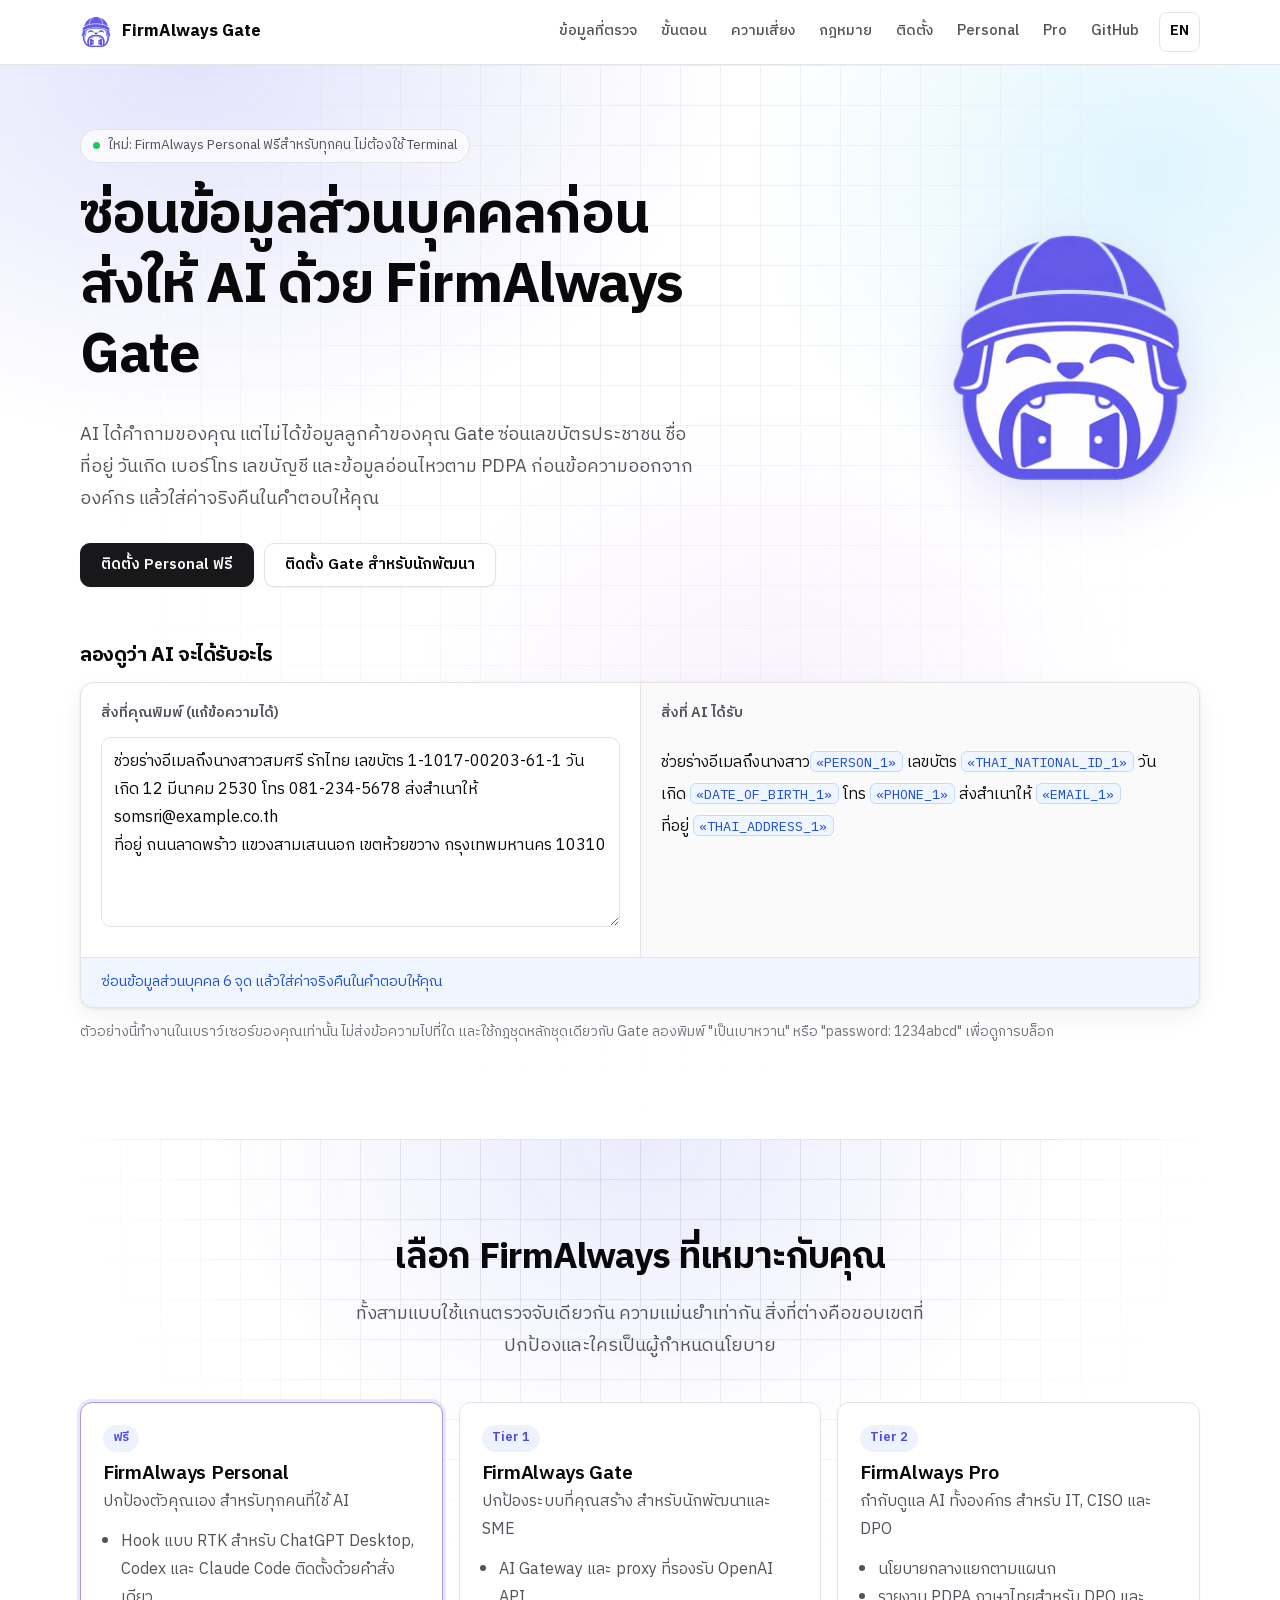
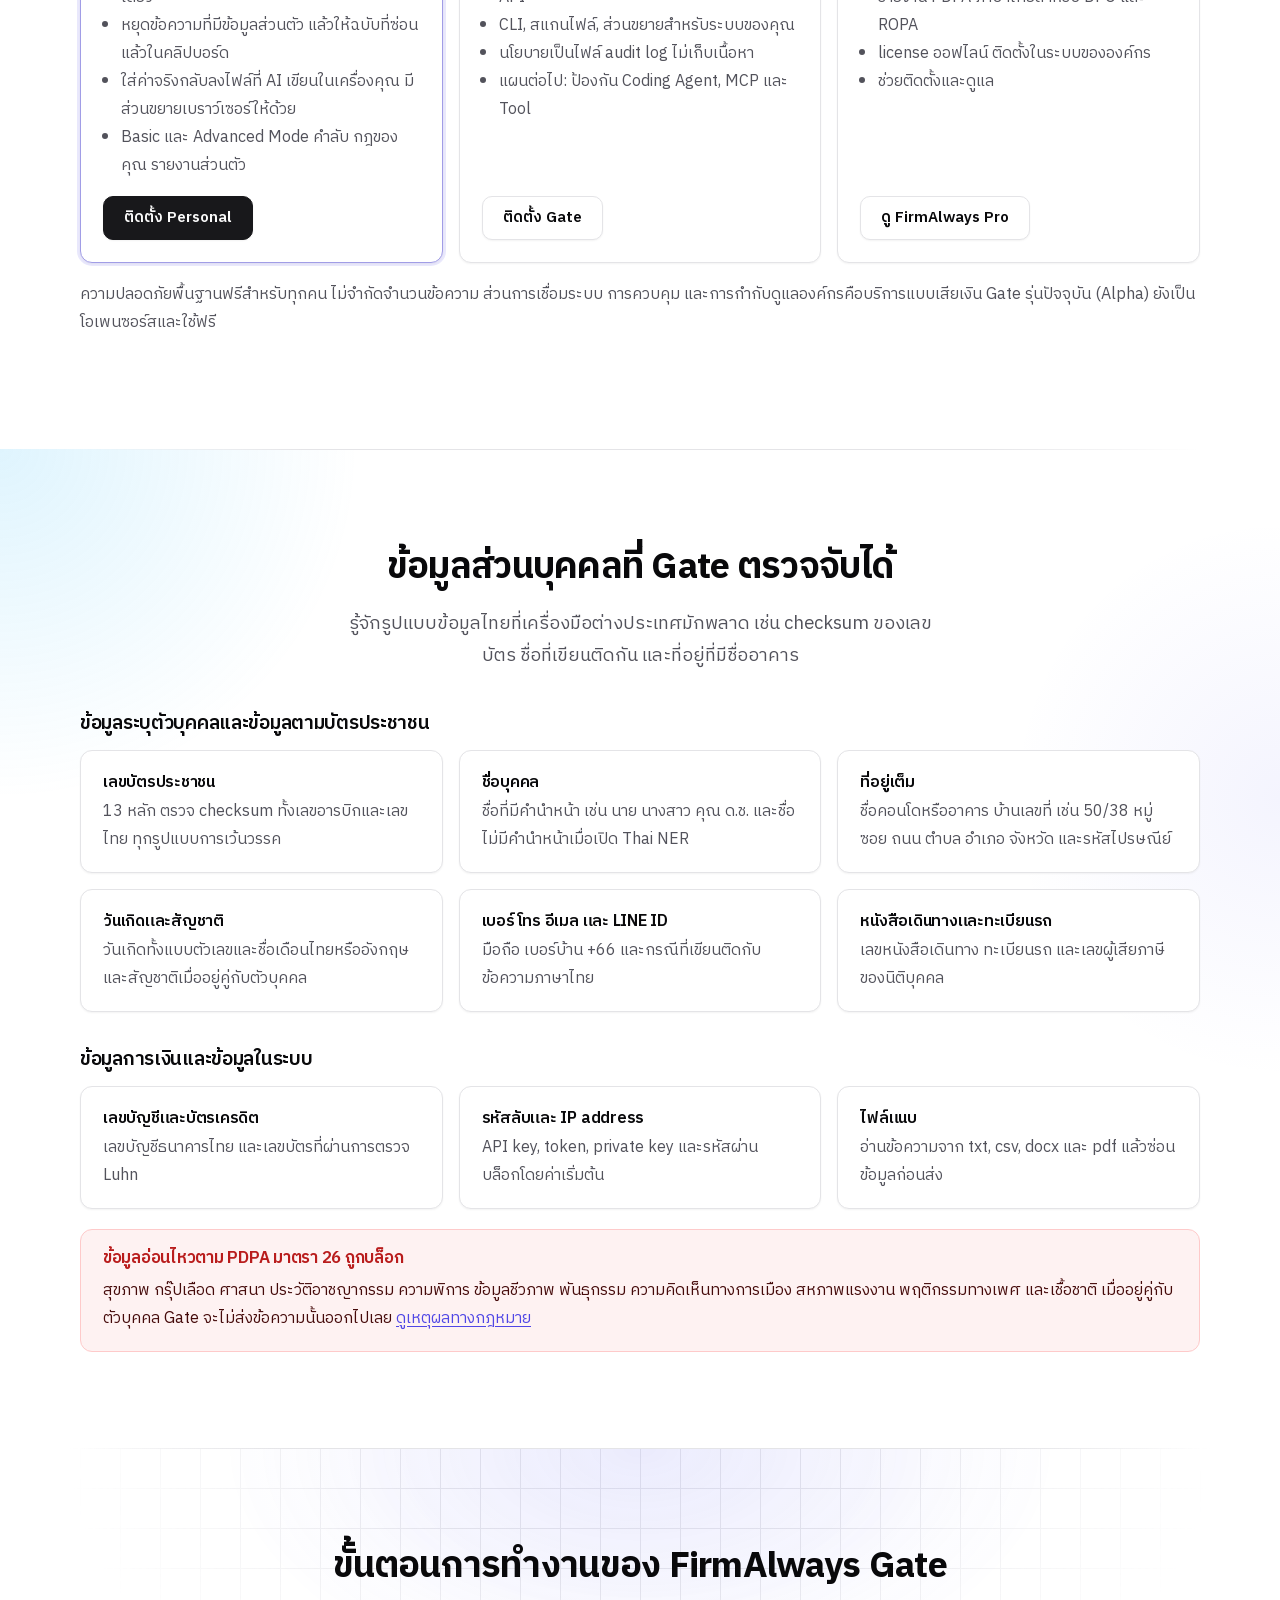
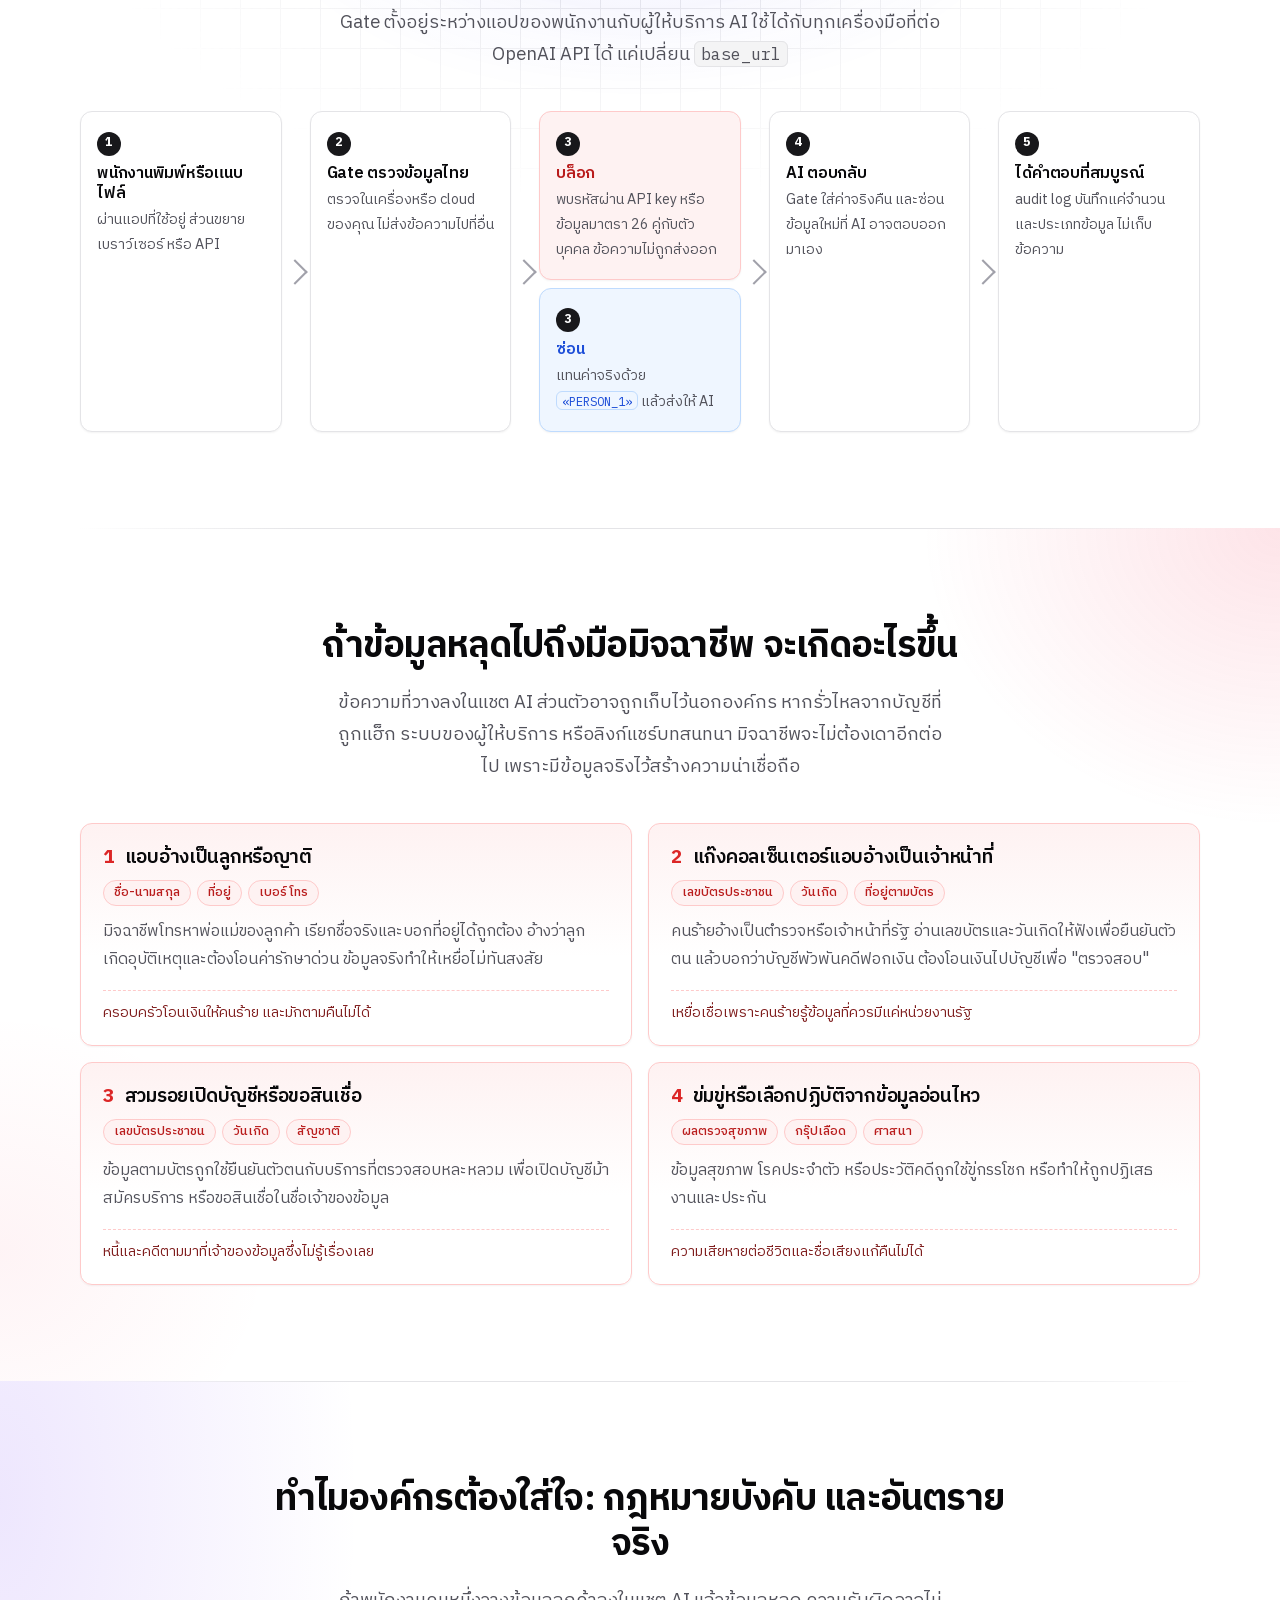
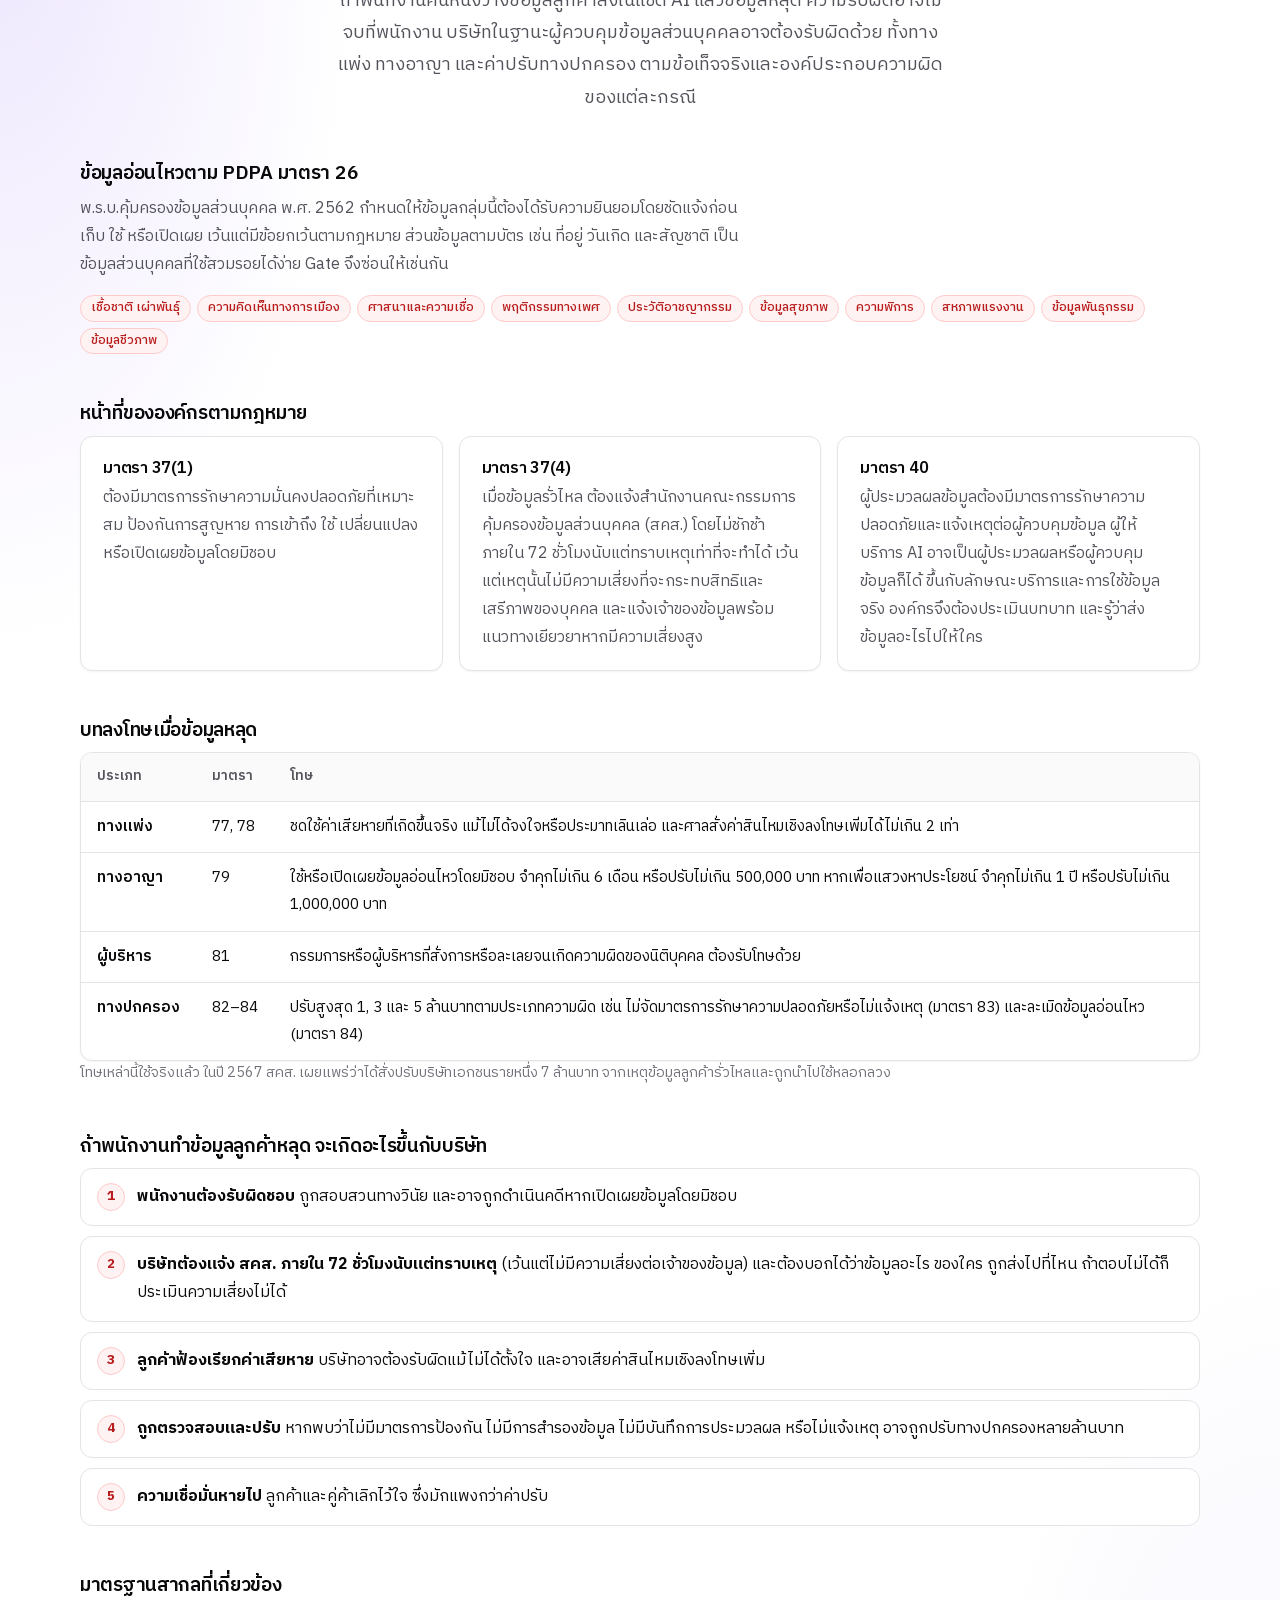
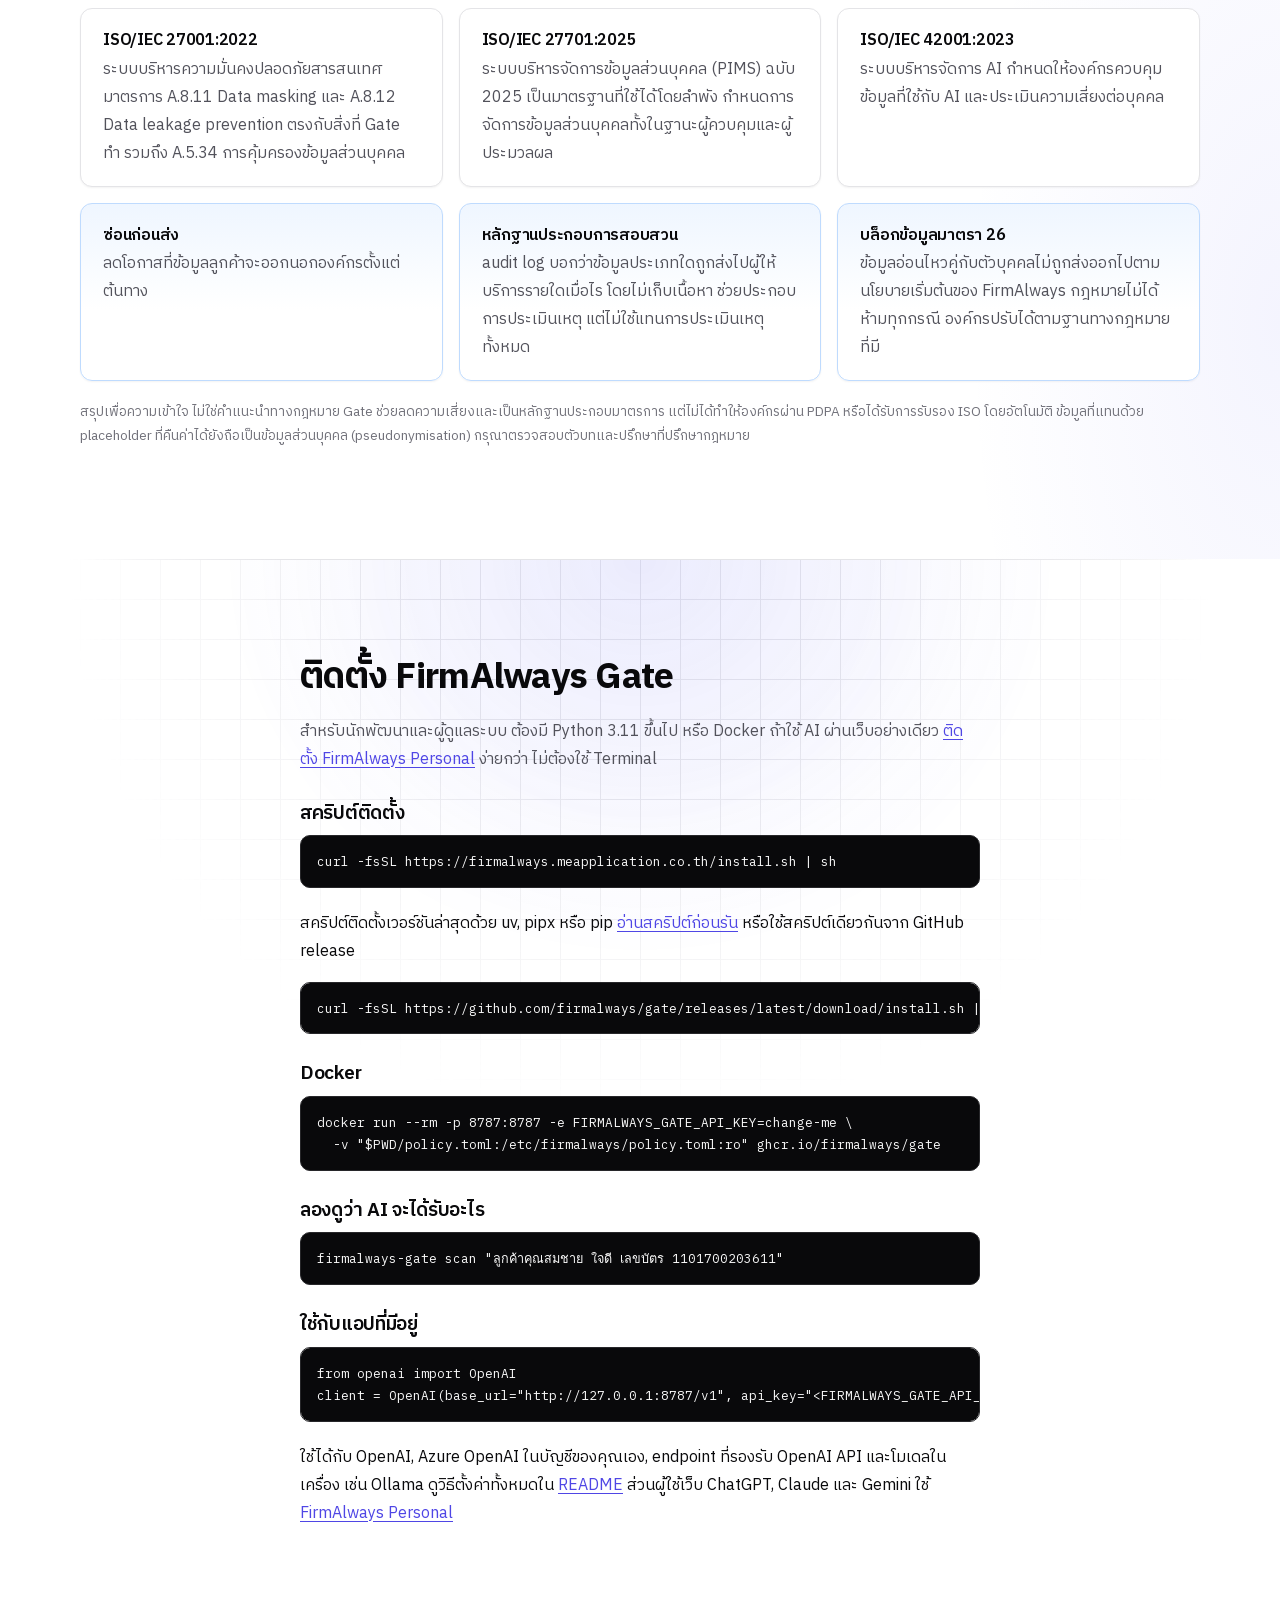
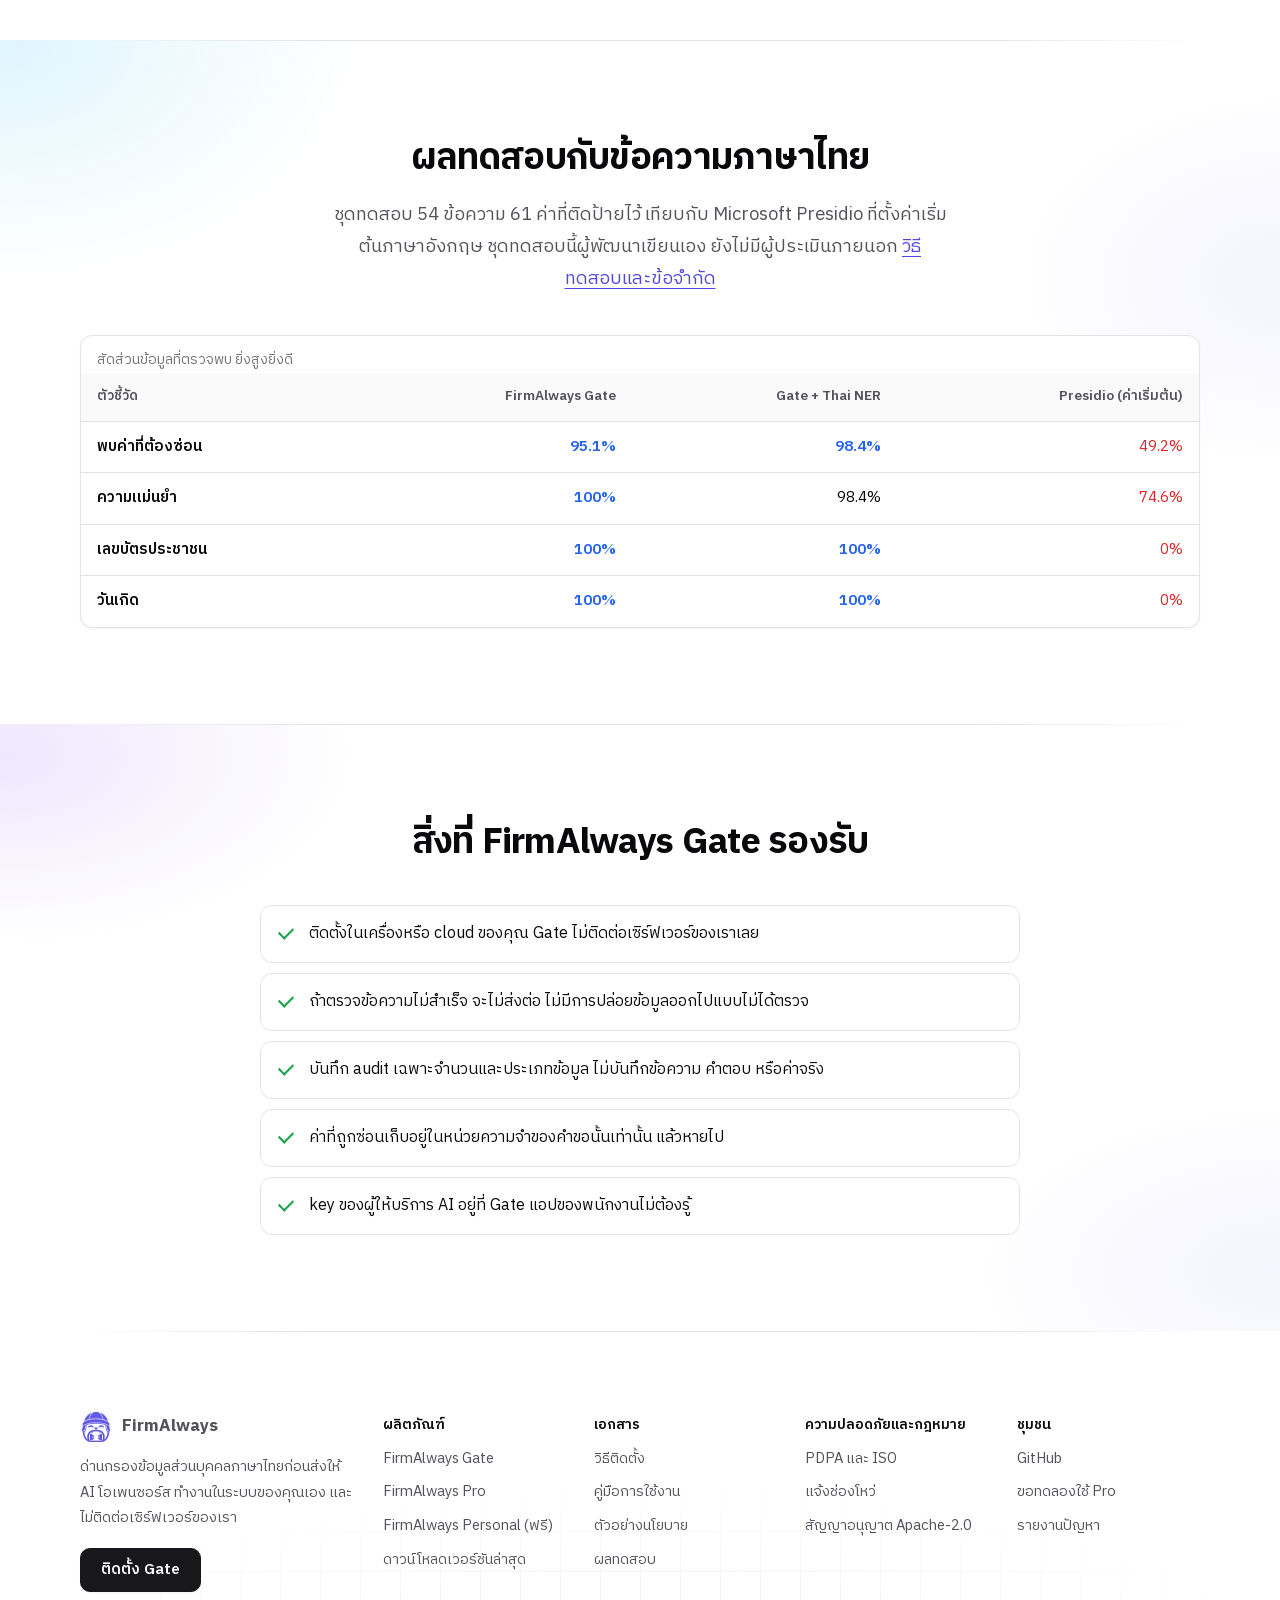
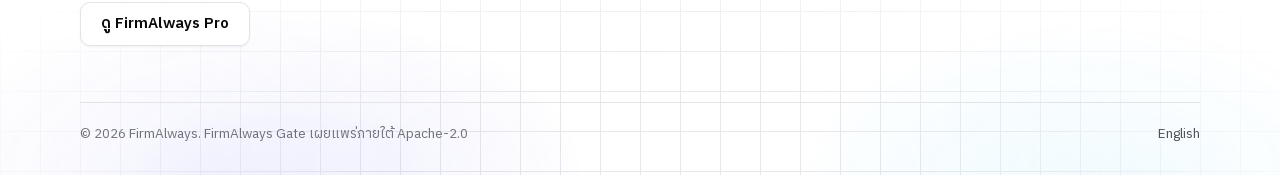
<file: index.html>
<!doctype html>
<html lang="th">
<head>
  <meta charset="utf-8">
  <meta name="viewport" content="width=device-width, initial-scale=1">
  <title>FirmAlways Gate</title>
  <meta name="description" content="ซ่อนเลขบัตรประชาชน ชื่อ เบอร์โทร และข้อมูลอ่อนไหวตาม PDPA ก่อนส่งข้อความให้ ChatGPT, Claude หรือ Gemini แล้วคืนค่าจริงในคำตอบ ฟรีและโอเพนซอร์ส">
  <link rel="canonical" href="https://firmalways.meapplication.co.th/">
  <link rel="alternate" hreflang="th" href="https://firmalways.meapplication.co.th/">
  <link rel="alternate" hreflang="en" href="https://firmalways.meapplication.co.th/en/">
  <link rel="alternate" hreflang="x-default" href="https://firmalways.meapplication.co.th/">
  <meta name="theme-color" content="#4f46e5">
  <link rel="icon" href="assets/brand/favicon.ico?v=2" sizes="48x48">
  <link rel="icon" href="assets/brand/favicon-32.png?v=2" type="image/png" sizes="32x32">
  <link rel="apple-touch-icon" href="assets/brand/apple-touch-icon.png?v=2">
  <link rel="manifest" href="site.webmanifest">
  <link rel="preload" href="assets/fonts/ibm-plex-sans-thai-700-thai.woff2" as="font" type="font/woff2" crossorigin>
  <link rel="stylesheet" href="assets/style.css?v=7">
  <meta property="og:type" content="website">
  <meta property="og:site_name" content="FirmAlways">
  <meta property="og:title" content="FirmAlways Gate">
  <meta property="og:description" content="ซ่อนข้อมูลส่วนบุคคลภาษาไทยก่อนส่งข้อความให้ AI ตาม PDPA ฟรีและโอเพนซอร์ส ติดตั้งในระบบของคุณเอง">
  <meta property="og:url" content="https://firmalways.meapplication.co.th/">
  <meta property="og:image" content="https://firmalways.meapplication.co.th/assets/brand/og-image.png?v=2">
  <meta property="og:image:width" content="1200">
  <meta property="og:image:height" content="630">
  <meta property="og:image:alt" content="FirmAlways Gate ซ่อนข้อมูลส่วนบุคคลภาษาไทยก่อนส่งข้อความให้ AI ตาม PDPA">
  <meta property="og:locale" content="th_TH">
  <meta property="og:locale:alternate" content="en_US">
  <meta name="twitter:card" content="summary_large_image">
  <meta name="twitter:title" content="FirmAlways Gate">
  <meta name="twitter:description" content="ซ่อนข้อมูลส่วนบุคคลภาษาไทยก่อนส่งข้อความให้ AI ตาม PDPA ฟรีและโอเพนซอร์ส">
  <meta name="twitter:image" content="https://firmalways.meapplication.co.th/assets/brand/og-image.png?v=2">
  <script type="application/ld+json">
{
  "@context": "https://schema.org",
  "@graph": [
    {
      "@type": "Organization",
      "@id": "https://firmalways.meapplication.co.th/#org",
      "name": "FirmAlways",
      "url": "https://firmalways.meapplication.co.th/",
      "logo": "https://firmalways.meapplication.co.th/assets/brand/icon-512.png?v=2",
      "sameAs": [
        "https://github.com/firmalways"
      ]
    },
    {
      "@type": "WebSite",
      "@id": "https://firmalways.meapplication.co.th/#website",
      "url": "https://firmalways.meapplication.co.th/",
      "name": "FirmAlways Gate",
      "inLanguage": "th",
      "publisher": {
        "@id": "https://firmalways.meapplication.co.th/#org"
      }
    },
    {
      "@type": "SoftwareApplication",
      "name": "FirmAlways Gate",
      "applicationCategory": "SecurityApplication",
      "operatingSystem": "macOS, Linux, Windows",
      "softwareVersion": "0.3.0",
      "description": "ด่านกรองข้อมูลส่วนบุคคลภาษาไทยแบบโอเพนซอร์ส ซ่อนข้อมูลก่อนส่งให้ AI และคืนค่าจริงในคำตอบ",
      "url": "https://firmalways.meapplication.co.th/",
      "downloadUrl": "https://github.com/firmalways/gate/releases/latest",
      "license": "https://www.apache.org/licenses/LICENSE-2.0",
      "offers": {
        "@type": "Offer",
        "price": "0",
        "priceCurrency": "THB"
      },
      "publisher": {
        "@id": "https://firmalways.meapplication.co.th/#org"
      }
    }
  ]
}
  </script>
</head>
<body>
<a class="skip" href="#main">ข้ามไปที่เนื้อหา</a>
<header class="site-header">
  <div class="wrap">
    <a class="brand" href="./"><img src="assets/brand/logo-64.png?v=2" alt="" width="32" height="32">FirmAlways Gate</a>
    <nav class="nav" aria-label="เมนูหลัก">
      <a href="#detect">ข้อมูลที่ตรวจ</a>
      <a href="#flow">ขั้นตอน</a>
      <a href="#risks">ความเสี่ยง</a>
      <a href="#law">กฎหมาย</a>
      <a href="#install">ติดตั้ง</a>
      <a href="personal/">Personal</a>
      <a href="pro/">Pro</a>
      <a href="https://github.com/firmalways/gate">GitHub</a>
      <a class="lang" href="en/" hreflang="en" lang="en" title="English">EN</a>
    </nav>
  </div>
</header>

<main id="main">
  <section class="hero" aria-labelledby="hero-title">
    <div class="wrap">
      <div class="hero-grid">
        <div>
          <p class="pill">ใหม่: FirmAlways Personal ฟรีสำหรับทุกคน ไม่ต้องใช้ Terminal</p>
          <h1 id="hero-title">ซ่อนข้อมูลส่วนบุคคลก่อนส่งให้ AI ด้วย FirmAlways Gate</h1>
          <p class="lead">AI ได้คำถามของคุณ แต่ไม่ได้ข้อมูลลูกค้าของคุณ Gate ซ่อนเลขบัตรประชาชน ชื่อ ที่อยู่ วันเกิด เบอร์โทร เลขบัญชี และข้อมูลอ่อนไหวตาม PDPA ก่อนข้อความออกจากองค์กร แล้วใส่ค่าจริงคืนในคำตอบให้คุณ</p>
          <div class="actions">
            <a class="button primary" href="personal/">ติดตั้ง Personal ฟรี</a>
            <a class="button" href="#install">ติดตั้ง Gate สำหรับนักพัฒนา</a>
          </div>
        </div>
        <img src="assets/brand/logo-256.png?v=2" alt="มาสคอต FirmAlways ผู้เฝ้าประตูข้อมูล" width="260" height="260" fetchpriority="high">
      </div>

      <h2 class="demo-heading">ลองดูว่า AI จะได้รับอะไร</h2>
      <div class="demo">
        <div class="demo-pane">
          <label for="demo-input">สิ่งที่คุณพิมพ์ (แก้ข้อความได้)</label>
          <textarea id="demo-input" spellcheck="false">ช่วยร่างอีเมลถึงนางสาวสมศรี รักไทย เลขบัตร 1-1017-00203-61-1 วันเกิด 12 มีนาคม 2530 โทร 081-234-5678 ส่งสำเนาให้ somsri@example.co.th
ที่อยู่ ถนนลาดพร้าว แขวงสามเสนนอก เขตห้วยขวาง กรุงเทพมหานคร 10310</textarea>
        </div>
        <div class="demo-pane">
          <span class="demo-title" id="demo-output-label">สิ่งที่ AI ได้รับ</span>
          <output id="demo-output" for="demo-input" aria-labelledby="demo-output-label" aria-live="polite"></output>
        </div>
        <p class="demo-status" id="demo-status" role="status"></p>
      </div>
      <p class="demo-note">ตัวอย่างนี้ทำงานในเบราว์เซอร์ของคุณเท่านั้น ไม่ส่งข้อความไปที่ใด และใช้กฎชุดหลักชุดเดียวกับ Gate ลองพิมพ์ "เป็นเบาหวาน" หรือ "password: 1234abcd" เพื่อดูการบล็อก</p>
    </div>
  </section>

  <section id="editions" data-glow="indigo" aria-labelledby="editions-title">
    <div class="wrap">
      <div class="section-head">
        <h2 id="editions-title">เลือก FirmAlways ที่เหมาะกับคุณ</h2>
        <p class="lead">ทั้งสามแบบใช้แกนตรวจจับเดียวกัน ความแม่นยำเท่ากัน สิ่งที่ต่างคือขอบเขตที่ปกป้องและใครเป็นผู้กำหนดนโยบาย</p>
      </div>
      <div class="tiers">
        <article class="tier featured">
          <span class="tag">ฟรี</span>
          <h3>FirmAlways Personal</h3>
          <p class="motto">ปกป้องตัวคุณเอง สำหรับทุกคนที่ใช้ AI</p>
          <ul>
            <li>Hook แบบ RTK สำหรับ ChatGPT Desktop, Codex และ Claude Code ติดตั้งด้วยคำสั่งเดียว</li>
            <li>หยุดข้อความที่มีข้อมูลส่วนตัว แล้วให้ฉบับที่ซ่อนแล้วในคลิปบอร์ด</li>
            <li>ใส่ค่าจริงกลับลงไฟล์ที่ AI เขียนในเครื่องคุณ มีส่วนขยายเบราว์เซอร์ให้ด้วย</li>
            <li>Basic และ Advanced Mode คำลับ กฎของคุณ รายงานส่วนตัว</li>
          </ul>
          <a class="button primary" href="personal/">ติดตั้ง Personal</a>
        </article>
        <article class="tier">
          <span class="tag">Tier 1</span>
          <h3>FirmAlways Gate</h3>
          <p class="motto">ปกป้องระบบที่คุณสร้าง สำหรับนักพัฒนาและ SME</p>
          <ul>
            <li>AI Gateway และ proxy ที่รองรับ OpenAI API</li>
            <li>CLI, สแกนไฟล์, ส่วนขยายสำหรับระบบของคุณ</li>
            <li>นโยบายเป็นไฟล์ audit log ไม่เก็บเนื้อหา</li>
            <li>แผนต่อไป: ป้องกัน Coding Agent, MCP และ Tool</li>
          </ul>
          <a class="button" href="#install">ติดตั้ง Gate</a>
        </article>
        <article class="tier">
          <span class="tag">Tier 2</span>
          <h3>FirmAlways Pro</h3>
          <p class="motto">กำกับดูแล AI ทั้งองค์กร สำหรับ IT, CISO และ DPO</p>
          <ul>
            <li>นโยบายกลางแยกตามแผนก</li>
            <li>รายงาน PDPA ภาษาไทยสำหรับ DPO และ ROPA</li>
            <li>license ออฟไลน์ ติดตั้งในระบบขององค์กร</li>
            <li>ช่วยติดตั้งและดูแล</li>
          </ul>
          <a class="button" href="pro/">ดู FirmAlways Pro</a>
        </article>
      </div>
      <p class="tiers-note">ความปลอดภัยพื้นฐานฟรีสำหรับทุกคน ไม่จำกัดจำนวนข้อความ ส่วนการเชื่อมระบบ การควบคุม และการกำกับดูแลองค์กรคือบริการแบบเสียเงิน Gate รุ่นปัจจุบัน (Alpha) ยังเป็นโอเพนซอร์สและใช้ฟรี</p>
    </div>
  </section>

  <section id="detect" data-glow="sky" aria-labelledby="detect-title">
    <div class="wrap">
      <div class="section-head">
        <h2 id="detect-title">ข้อมูลส่วนบุคคลที่ Gate ตรวจจับได้</h2>
        <p class="lead">รู้จักรูปแบบข้อมูลไทยที่เครื่องมือต่างประเทศมักพลาด เช่น checksum ของเลขบัตร ชื่อที่เขียนติดกัน และที่อยู่ที่มีชื่ออาคาร</p>
      </div>
      <h3 class="group-title">ข้อมูลระบุตัวบุคคลและข้อมูลตามบัตรประชาชน</h3>
      <div class="grid cols-3">
        <div class="card"><h4>เลขบัตรประชาชน</h4><p>13 หลัก ตรวจ checksum ทั้งเลขอารบิกและเลขไทย ทุกรูปแบบการเว้นวรรค</p></div>
        <div class="card"><h4>ชื่อบุคคล</h4><p>ชื่อที่มีคำนำหน้า เช่น นาย นางสาว คุณ ด.ช. และชื่อไม่มีคำนำหน้าเมื่อเปิด Thai NER</p></div>
        <div class="card"><h4>ที่อยู่เต็ม</h4><p>ชื่อคอนโดหรืออาคาร บ้านเลขที่ เช่น 50/38 หมู่ ซอย ถนน ตำบล อำเภอ จังหวัด และรหัสไปรษณีย์</p></div>
        <div class="card"><h4>วันเกิดและสัญชาติ</h4><p>วันเกิดทั้งแบบตัวเลขและชื่อเดือนไทยหรืออังกฤษ และสัญชาติเมื่ออยู่คู่กับตัวบุคคล</p></div>
        <div class="card"><h4>เบอร์โทร อีเมล และ LINE ID</h4><p>มือถือ เบอร์บ้าน +66 และกรณีที่เขียนติดกับข้อความภาษาไทย</p></div>
        <div class="card"><h4>หนังสือเดินทางและทะเบียนรถ</h4><p>เลขหนังสือเดินทาง ทะเบียนรถ และเลขผู้เสียภาษีของนิติบุคคล</p></div>
      </div>
      <h3 class="group-title">ข้อมูลการเงินและข้อมูลในระบบ</h3>
      <div class="grid cols-3">
        <div class="card"><h4>เลขบัญชีและบัตรเครดิต</h4><p>เลขบัญชีธนาคารไทย และเลขบัตรที่ผ่านการตรวจ Luhn</p></div>
        <div class="card"><h4>รหัสลับและ IP address</h4><p>API key, token, private key และรหัสผ่าน บล็อกโดยค่าเริ่มต้น</p></div>
        <div class="card"><h4>ไฟล์แนบ</h4><p>อ่านข้อความจาก txt, csv, docx และ pdf แล้วซ่อนข้อมูลก่อนส่ง</p></div>
      </div>
      <div class="callout">
        <h3>ข้อมูลอ่อนไหวตาม PDPA มาตรา 26 ถูกบล็อก</h3>
        <p>สุขภาพ กรุ๊ปเลือด ศาสนา ประวัติอาชญากรรม ความพิการ ข้อมูลชีวภาพ พันธุกรรม ความคิดเห็นทางการเมือง สหภาพแรงงาน พฤติกรรมทางเพศ และเชื้อชาติ เมื่ออยู่คู่กับตัวบุคคล Gate จะไม่ส่งข้อความนั้นออกไปเลย <a href="#law">ดูเหตุผลทางกฎหมาย</a></p>
      </div>
    </div>
  </section>

  <section id="flow" data-glow="indigo" aria-labelledby="flow-title">
    <div class="wrap">
      <div class="section-head">
        <h2 id="flow-title">ขั้นตอนการทำงานของ FirmAlways Gate</h2>
        <p class="lead">Gate ตั้งอยู่ระหว่างแอปของพนักงานกับผู้ให้บริการ AI ใช้ได้กับทุกเครื่องมือที่ต่อ OpenAI API ได้ แค่เปลี่ยน <code>base_url</code></p>
      </div>
      <ol class="flow" aria-label="ลำดับการทำงาน">
        <li><div class="node"><span class="step">1</span><h3>พนักงานพิมพ์หรือแนบไฟล์</h3><p>ผ่านแอปที่ใช้อยู่ ส่วนขยายเบราว์เซอร์ หรือ API</p></div></li>
        <li><div class="node"><span class="step">2</span><h3>Gate ตรวจข้อมูลไทย</h3><p>ตรวจในเครื่องหรือ cloud ของคุณ ไม่ส่งข้อความไปที่อื่น</p></div></li>
        <li class="branch">
          <div class="node red"><span class="step">3</span><h3>บล็อก</h3><p>พบรหัสผ่าน API key หรือข้อมูลมาตรา 26 คู่กับตัวบุคคล ข้อความไม่ถูกส่งออก</p></div>
          <div class="node blue"><span class="step">3</span><h3>ซ่อน</h3><p>แทนค่าจริงด้วย <span class="tok">«PERSON_1»</span> แล้วส่งให้ AI</p></div>
        </li>
        <li><div class="node"><span class="step">4</span><h3>AI ตอบกลับ</h3><p>Gate ใส่ค่าจริงคืน และซ่อนข้อมูลใหม่ที่ AI อาจตอบออกมาเอง</p></div></li>
        <li><div class="node"><span class="step">5</span><h3>ได้คำตอบที่สมบูรณ์</h3><p>audit log บันทึกแค่จำนวนและประเภทข้อมูล ไม่เก็บข้อความ</p></div></li>
      </ol>
    </div>
  </section>

  <section id="risks" data-glow="rose" aria-labelledby="risks-title">
    <div class="wrap">
      <div class="section-head">
        <h2 id="risks-title">ถ้าข้อมูลหลุดไปถึงมือมิจฉาชีพ จะเกิดอะไรขึ้น</h2>
        <p class="lead">ข้อความที่วางลงในแชต AI ส่วนตัวอาจถูกเก็บไว้นอกองค์กร หากรั่วไหลจากบัญชีที่ถูกแฮ็ก ระบบของผู้ให้บริการ หรือลิงก์แชร์บทสนทนา มิจฉาชีพจะไม่ต้องเดาอีกต่อไป เพราะมีข้อมูลจริงไว้สร้างความน่าเชื่อถือ</p>
      </div>
      <div class="grid cols-2">
        <article class="card danger scenario">
          <h3><span class="num">1</span>แอบอ้างเป็นลูกหรือญาติ</h3>
          <ul class="badges"><li class="badge red">ชื่อ-นามสกุล</li><li class="badge red">ที่อยู่</li><li class="badge red">เบอร์โทร</li></ul>
          <p>มิจฉาชีพโทรหาพ่อแม่ของลูกค้า เรียกชื่อจริงและบอกที่อยู่ได้ถูกต้อง อ้างว่าลูกเกิดอุบัติเหตุและต้องโอนค่ารักษาด่วน ข้อมูลจริงทำให้เหยื่อไม่ทันสงสัย</p>
          <p class="result">ครอบครัวโอนเงินให้คนร้าย และมักตามคืนไม่ได้</p>
        </article>
        <article class="card danger scenario">
          <h3><span class="num">2</span>แก๊งคอลเซ็นเตอร์แอบอ้างเป็นเจ้าหน้าที่</h3>
          <ul class="badges"><li class="badge red">เลขบัตรประชาชน</li><li class="badge red">วันเกิด</li><li class="badge red">ที่อยู่ตามบัตร</li></ul>
          <p>คนร้ายอ้างเป็นตำรวจหรือเจ้าหน้าที่รัฐ อ่านเลขบัตรและวันเกิดให้ฟังเพื่อยืนยันตัวตน แล้วบอกว่าบัญชีพัวพันคดีฟอกเงิน ต้องโอนเงินไปบัญชีเพื่อ "ตรวจสอบ"</p>
          <p class="result">เหยื่อเชื่อเพราะคนร้ายรู้ข้อมูลที่ควรมีแค่หน่วยงานรัฐ</p>
        </article>
        <article class="card danger scenario">
          <h3><span class="num">3</span>สวมรอยเปิดบัญชีหรือขอสินเชื่อ</h3>
          <ul class="badges"><li class="badge red">เลขบัตรประชาชน</li><li class="badge red">วันเกิด</li><li class="badge red">สัญชาติ</li></ul>
          <p>ข้อมูลตามบัตรถูกใช้ยืนยันตัวตนกับบริการที่ตรวจสอบหละหลวม เพื่อเปิดบัญชีม้า สมัครบริการ หรือขอสินเชื่อในชื่อเจ้าของข้อมูล</p>
          <p class="result">หนี้และคดีตามมาที่เจ้าของข้อมูลซึ่งไม่รู้เรื่องเลย</p>
        </article>
        <article class="card danger scenario">
          <h3><span class="num">4</span>ข่มขู่หรือเลือกปฏิบัติจากข้อมูลอ่อนไหว</h3>
          <ul class="badges"><li class="badge red">ผลตรวจสุขภาพ</li><li class="badge red">กรุ๊ปเลือด</li><li class="badge red">ศาสนา</li></ul>
          <p>ข้อมูลสุขภาพ โรคประจำตัว หรือประวัติคดีถูกใช้ขู่กรรโชก หรือทำให้ถูกปฏิเสธงานและประกัน</p>
          <p class="result">ความเสียหายต่อชีวิตและชื่อเสียงแก้คืนไม่ได้</p>
        </article>
      </div>
    </div>
  </section>

  <section id="law" data-glow="violet" aria-labelledby="law-title">
    <div class="wrap">
      <div class="section-head">
        <h2 id="law-title">ทำไมองค์กรต้องใส่ใจ: กฎหมายบังคับ และอันตรายจริง</h2>
        <p class="lead">ถ้าพนักงานคนหนึ่งวางข้อมูลลูกค้าลงในแชต AI แล้วข้อมูลหลุด ความรับผิดอาจไม่จบที่พนักงาน บริษัทในฐานะผู้ควบคุมข้อมูลส่วนบุคคลอาจต้องรับผิดด้วย ทั้งทางแพ่ง ทางอาญา และค่าปรับทางปกครอง ตามข้อเท็จจริงและองค์ประกอบความผิดของแต่ละกรณี</p>
      </div>

      <div class="law-block">
        <h3>ข้อมูลอ่อนไหวตาม PDPA มาตรา 26</h3>
        <p class="muted prose">พ.ร.บ.คุ้มครองข้อมูลส่วนบุคคล พ.ศ. 2562 กำหนดให้ข้อมูลกลุ่มนี้ต้องได้รับความยินยอมโดยชัดแจ้งก่อนเก็บ ใช้ หรือเปิดเผย เว้นแต่มีข้อยกเว้นตามกฎหมาย ส่วนข้อมูลตามบัตร เช่น ที่อยู่ วันเกิด และสัญชาติ เป็นข้อมูลส่วนบุคคลที่ใช้สวมรอยได้ง่าย Gate จึงซ่อนให้เช่นกัน</p>
        <ul class="badges">
          <li class="badge red">เชื้อชาติ เผ่าพันธุ์</li><li class="badge red">ความคิดเห็นทางการเมือง</li><li class="badge red">ศาสนาและความเชื่อ</li><li class="badge red">พฤติกรรมทางเพศ</li><li class="badge red">ประวัติอาชญากรรม</li><li class="badge red">ข้อมูลสุขภาพ</li><li class="badge red">ความพิการ</li><li class="badge red">สหภาพแรงงาน</li><li class="badge red">ข้อมูลพันธุกรรม</li><li class="badge red">ข้อมูลชีวภาพ</li>
        </ul>
      </div>

      <div class="law-block">
        <h3>หน้าที่ขององค์กรตามกฎหมาย</h3>
        <div class="grid cols-3">
          <div class="card"><h4>มาตรา 37(1)</h4><p>ต้องมีมาตรการรักษาความมั่นคงปลอดภัยที่เหมาะสม ป้องกันการสูญหาย การเข้าถึง ใช้ เปลี่ยนแปลง หรือเปิดเผยข้อมูลโดยมิชอบ</p></div>
          <div class="card"><h4>มาตรา 37(4)</h4><p>เมื่อข้อมูลรั่วไหล ต้องแจ้งสำนักงานคณะกรรมการคุ้มครองข้อมูลส่วนบุคคล (สคส.) โดยไม่ชักช้าภายใน 72 ชั่วโมงนับแต่ทราบเหตุเท่าที่จะทำได้ เว้นแต่เหตุนั้นไม่มีความเสี่ยงที่จะกระทบสิทธิและเสรีภาพของบุคคล และแจ้งเจ้าของข้อมูลพร้อมแนวทางเยียวยาหากมีความเสี่ยงสูง</p></div>
          <div class="card"><h4>มาตรา 40</h4><p>ผู้ประมวลผลข้อมูลต้องมีมาตรการรักษาความปลอดภัยและแจ้งเหตุต่อผู้ควบคุมข้อมูล ผู้ให้บริการ AI อาจเป็นผู้ประมวลผลหรือผู้ควบคุมข้อมูลก็ได้ ขึ้นกับลักษณะบริการและการใช้ข้อมูลจริง องค์กรจึงต้องประเมินบทบาท และรู้ว่าส่งข้อมูลอะไรไปให้ใคร</p></div>
        </div>
      </div>

      <div class="law-block">
        <h3>บทลงโทษเมื่อข้อมูลหลุด</h3>
        <div class="table-wrap">
          <table>
            <thead><tr><th scope="col">ประเภท</th><th scope="col">มาตรา</th><th scope="col">โทษ</th></tr></thead>
            <tbody>
              <tr><th scope="row">ทางแพ่ง</th><td>77, 78</td><td>ชดใช้ค่าเสียหายที่เกิดขึ้นจริง แม้ไม่ได้จงใจหรือประมาทเลินเล่อ และศาลสั่งค่าสินไหมเชิงลงโทษเพิ่มได้ไม่เกิน 2 เท่า</td></tr>
              <tr><th scope="row">ทางอาญา</th><td>79</td><td>ใช้หรือเปิดเผยข้อมูลอ่อนไหวโดยมิชอบ จำคุกไม่เกิน 6 เดือน หรือปรับไม่เกิน 500,000 บาท หากเพื่อแสวงหาประโยชน์ จำคุกไม่เกิน 1 ปี หรือปรับไม่เกิน 1,000,000 บาท</td></tr>
              <tr><th scope="row">ผู้บริหาร</th><td>81</td><td>กรรมการหรือผู้บริหารที่สั่งการหรือละเลยจนเกิดความผิดของนิติบุคคล ต้องรับโทษด้วย</td></tr>
              <tr><th scope="row">ทางปกครอง</th><td>82–84</td><td>ปรับสูงสุด 1, 3 และ 5 ล้านบาทตามประเภทความผิด เช่น ไม่จัดมาตรการรักษาความปลอดภัยหรือไม่แจ้งเหตุ (มาตรา 83) และละเมิดข้อมูลอ่อนไหว (มาตรา 84)</td></tr>
            </tbody>
          </table>
        </div>
        <p class="small">โทษเหล่านี้ใช้จริงแล้ว ในปี 2567 สคส. เผยแพร่ว่าได้สั่งปรับบริษัทเอกชนรายหนึ่ง 7 ล้านบาท จากเหตุข้อมูลลูกค้ารั่วไหลและถูกนำไปใช้หลอกลวง</p>
      </div>

      <div class="law-block">
        <h3>ถ้าพนักงานทำข้อมูลลูกค้าหลุด จะเกิดอะไรขึ้นกับบริษัท</h3>
        <ol class="steps-list">
          <li><strong>พนักงานต้องรับผิดชอบ</strong> ถูกสอบสวนทางวินัย และอาจถูกดำเนินคดีหากเปิดเผยข้อมูลโดยมิชอบ</li>
          <li><strong>บริษัทต้องแจ้ง สคส. ภายใน 72 ชั่วโมงนับแต่ทราบเหตุ</strong> (เว้นแต่ไม่มีความเสี่ยงต่อเจ้าของข้อมูล) และต้องบอกได้ว่าข้อมูลอะไร ของใคร ถูกส่งไปที่ไหน ถ้าตอบไม่ได้ก็ประเมินความเสี่ยงไม่ได้</li>
          <li><strong>ลูกค้าฟ้องเรียกค่าเสียหาย</strong> บริษัทอาจต้องรับผิดแม้ไม่ได้ตั้งใจ และอาจเสียค่าสินไหมเชิงลงโทษเพิ่ม</li>
          <li><strong>ถูกตรวจสอบและปรับ</strong> หากพบว่าไม่มีมาตรการป้องกัน ไม่มีการสำรองข้อมูล ไม่มีบันทึกการประมวลผล หรือไม่แจ้งเหตุ อาจถูกปรับทางปกครองหลายล้านบาท</li>
          <li><strong>ความเชื่อมั่นหายไป</strong> ลูกค้าและคู่ค้าเลิกไว้ใจ ซึ่งมักแพงกว่าค่าปรับ</li>
        </ol>
      </div>

      <div class="law-block">
        <h3>มาตรฐานสากลที่เกี่ยวข้อง</h3>
        <div class="grid cols-3">
          <div class="card"><h4>ISO/IEC 27001:2022</h4><p>ระบบบริหารความมั่นคงปลอดภัยสารสนเทศ มาตรการ A.8.11 Data masking และ A.8.12 Data leakage prevention ตรงกับสิ่งที่ Gate ทำ รวมถึง A.5.34 การคุ้มครองข้อมูลส่วนบุคคล</p></div>
          <div class="card"><h4>ISO/IEC 27701:2025</h4><p>ระบบบริหารจัดการข้อมูลส่วนบุคคล (PIMS) ฉบับ 2025 เป็นมาตรฐานที่ใช้ได้โดยลำพัง กำหนดการจัดการข้อมูลส่วนบุคคลทั้งในฐานะผู้ควบคุมและผู้ประมวลผล</p></div>
          <div class="card"><h4>ISO/IEC 42001:2023</h4><p>ระบบบริหารจัดการ AI กำหนดให้องค์กรควบคุมข้อมูลที่ใช้กับ AI และประเมินความเสี่ยงต่อบุคคล</p></div>
        </div>
        <div class="grid cols-3 spaced">
          <div class="card safe"><h4>ซ่อนก่อนส่ง</h4><p>ลดโอกาสที่ข้อมูลลูกค้าจะออกนอกองค์กรตั้งแต่ต้นทาง</p></div>
          <div class="card safe"><h4>หลักฐานประกอบการสอบสวน</h4><p>audit log บอกว่าข้อมูลประเภทใดถูกส่งไปผู้ให้บริการรายใดเมื่อไร โดยไม่เก็บเนื้อหา ช่วยประกอบการประเมินเหตุ แต่ไม่ใช้แทนการประเมินเหตุทั้งหมด</p></div>
          <div class="card safe"><h4>บล็อกข้อมูลมาตรา 26</h4><p>ข้อมูลอ่อนไหวคู่กับตัวบุคคลไม่ถูกส่งออกไปตามนโยบายเริ่มต้นของ FirmAlways กฎหมายไม่ได้ห้ามทุกกรณี องค์กรปรับได้ตามฐานทางกฎหมายที่มี</p></div>
        </div>
        <p class="disclaimer">สรุปเพื่อความเข้าใจ ไม่ใช่คำแนะนำทางกฎหมาย Gate ช่วยลดความเสี่ยงและเป็นหลักฐานประกอบมาตรการ แต่ไม่ได้ทำให้องค์กรผ่าน PDPA หรือได้รับการรับรอง ISO โดยอัตโนมัติ ข้อมูลที่แทนด้วย placeholder ที่คืนค่าได้ยังถือเป็นข้อมูลส่วนบุคคล (pseudonymisation) กรุณาตรวจสอบตัวบทและปรึกษาที่ปรึกษากฎหมาย</p>
      </div>
    </div>
  </section>

  <section id="install" class="install" data-glow="indigo" aria-labelledby="install-title">
    <div class="wrap prose">
      <h2 id="install-title">ติดตั้ง FirmAlways Gate</h2>
      <p class="muted">สำหรับนักพัฒนาและผู้ดูแลระบบ ต้องมี Python 3.11 ขึ้นไป หรือ Docker ถ้าใช้ AI ผ่านเว็บอย่างเดียว <a href="personal/">ติดตั้ง FirmAlways Personal</a> ง่ายกว่า ไม่ต้องใช้ Terminal</p>
      <h3>สคริปต์ติดตั้ง</h3>
      <pre><code>curl -fsSL https://firmalways.meapplication.co.th/install.sh | sh</code></pre>
      <p>สคริปต์ติดตั้งเวอร์ชันล่าสุดด้วย uv, pipx หรือ pip <a href="install.sh">อ่านสคริปต์ก่อนรัน</a> หรือใช้สคริปต์เดียวกันจาก GitHub release</p>
      <pre><code>curl -fsSL https://github.com/firmalways/gate/releases/latest/download/install.sh | sh</code></pre>
      <h3>Docker</h3>
      <pre><code>docker run --rm -p 8787:8787 -e FIRMALWAYS_GATE_API_KEY=change-me \
  -v "$PWD/policy.toml:/etc/firmalways/policy.toml:ro" ghcr.io/firmalways/gate</code></pre>
      <h3>ลองดูว่า AI จะได้รับอะไร</h3>
      <pre><code>firmalways-gate scan "ลูกค้าคุณสมชาย ใจดี เลขบัตร 1101700203611"</code></pre>
      <h3>ใช้กับแอปที่มีอยู่</h3>
      <pre><code>from openai import OpenAI
client = OpenAI(base_url="http://127.0.0.1:8787/v1", api_key="&lt;FIRMALWAYS_GATE_API_KEY&gt;")</code></pre>
      <p>ใช้ได้กับ OpenAI, Azure OpenAI ในบัญชีของคุณเอง, endpoint ที่รองรับ OpenAI API และโมเดลในเครื่อง เช่น Ollama ดูวิธีตั้งค่าทั้งหมดใน <a href="https://github.com/firmalways/gate#readme">README</a> ส่วนผู้ใช้เว็บ ChatGPT, Claude และ Gemini ใช้ <a href="personal/">FirmAlways Personal</a></p>
    </div>
  </section>

  <section id="benchmark" data-glow="sky" aria-labelledby="benchmark-title">
    <div class="wrap">
      <div class="section-head">
        <h2 id="benchmark-title">ผลทดสอบกับข้อความภาษาไทย</h2>
        <p class="lead">ชุดทดสอบ 54 ข้อความ 61 ค่าที่ติดป้ายไว้ เทียบกับ Microsoft Presidio ที่ตั้งค่าเริ่มต้นภาษาอังกฤษ ชุดทดสอบนี้ผู้พัฒนาเขียนเอง ยังไม่มีผู้ประเมินภายนอก <a href="https://github.com/firmalways/gate/blob/main/docs/benchmark.md">วิธีทดสอบและข้อจำกัด</a></p>
      </div>
      <div class="table-wrap">
        <table>
          <caption>สัดส่วนข้อมูลที่ตรวจพบ ยิ่งสูงยิ่งดี</caption>
          <thead><tr><th scope="col">ตัวชี้วัด</th><th scope="col" class="num">FirmAlways Gate</th><th scope="col" class="num">Gate + Thai NER</th><th scope="col" class="num">Presidio (ค่าเริ่มต้น)</th></tr></thead>
          <tbody>
            <tr><th scope="row">พบค่าที่ต้องซ่อน</th><td class="num win">95.1%</td><td class="num win">98.4%</td><td class="num lose">49.2%</td></tr>
            <tr><th scope="row">ความแม่นยำ</th><td class="num win">100%</td><td class="num">98.4%</td><td class="num lose">74.6%</td></tr>
            <tr><th scope="row">เลขบัตรประชาชน</th><td class="num win">100%</td><td class="num win">100%</td><td class="num lose">0%</td></tr>
            <tr><th scope="row">วันเกิด</th><td class="num win">100%</td><td class="num win">100%</td><td class="num lose">0%</td></tr>
          </tbody>
        </table>
      </div>
    </div>
  </section>

  <section id="supports" data-glow="violet" aria-labelledby="supports-title">
    <div class="wrap">
      <div class="section-head"><h2 id="supports-title">สิ่งที่ FirmAlways Gate รองรับ</h2></div>
      <ul class="checks">
        <li>ติดตั้งในเครื่องหรือ cloud ของคุณ Gate ไม่ติดต่อเซิร์ฟเวอร์ของเราเลย</li>
        <li>ถ้าตรวจข้อความไม่สำเร็จ จะไม่ส่งต่อ ไม่มีการปล่อยข้อมูลออกไปแบบไม่ได้ตรวจ</li>
        <li>บันทึก audit เฉพาะจำนวนและประเภทข้อมูล ไม่บันทึกข้อความ คำตอบ หรือค่าจริง</li>
        <li>ค่าที่ถูกซ่อนเก็บอยู่ในหน่วยความจำของคำขอนั้นเท่านั้น แล้วหายไป</li>
        <li>key ของผู้ให้บริการ AI อยู่ที่ Gate แอปของพนักงานไม่ต้องรู้</li>
      </ul>
    </div>
  </section>

</main>

<footer class="site-footer">
  <div class="wrap">
    <div class="footer-grid">
      <div class="footer-brand">
        <a class="brand" href=""><img src="assets/brand/logo-64.png?v=2" alt="" width="32" height="32">FirmAlways</a>
        <p>ด่านกรองข้อมูลส่วนบุคคลภาษาไทยก่อนส่งให้ AI โอเพนซอร์ส ทำงานในระบบของคุณเอง และไม่ติดต่อเซิร์ฟเวอร์ของเรา</p>
        <div class="actions">
          <a class="button primary" href="#install">ติดตั้ง Gate</a>
          <a class="button" href="pro/">ดู FirmAlways Pro</a>
        </div>
      </div>
      <nav aria-labelledby="footer-col-0"><h2 class="footer-title" id="footer-col-0">ผลิตภัณฑ์</h2><ul class="footer-links">
        <li><a href="">FirmAlways Gate</a></li>
        <li><a href="pro/">FirmAlways Pro</a></li>
        <li><a href="personal/">FirmAlways Personal (ฟรี)</a></li>
        <li><a href="https://github.com/firmalways/gate/releases/latest">ดาวน์โหลดเวอร์ชันล่าสุด</a></li>
      </ul></nav>
      <nav aria-labelledby="footer-col-1"><h2 class="footer-title" id="footer-col-1">เอกสาร</h2><ul class="footer-links">
        <li><a href="#install">วิธีติดตั้ง</a></li>
        <li><a href="https://github.com/firmalways/gate#readme">คู่มือการใช้งาน</a></li>
        <li><a href="https://github.com/firmalways/gate/blob/main/policy.example.toml">ตัวอย่างนโยบาย</a></li>
        <li><a href="https://github.com/firmalways/gate/blob/main/docs/benchmark.md">ผลทดสอบ</a></li>
      </ul></nav>
      <nav aria-labelledby="footer-col-2"><h2 class="footer-title" id="footer-col-2">ความปลอดภัยและกฎหมาย</h2><ul class="footer-links">
        <li><a href="#law">PDPA และ ISO</a></li>
        <li><a href="https://github.com/firmalways/gate/blob/main/SECURITY.md">แจ้งช่องโหว่</a></li>
        <li><a href="https://github.com/firmalways/gate/blob/main/LICENSE">สัญญาอนุญาต Apache-2.0</a></li>
      </ul></nav>
      <nav aria-labelledby="footer-col-3"><h2 class="footer-title" id="footer-col-3">ชุมชน</h2><ul class="footer-links">
        <li><a href="https://github.com/firmalways">GitHub</a></li>
        <li><a href="https://github.com/firmalways/gate/discussions/new?category=pro">ขอทดลองใช้ Pro</a></li>
        <li><a href="https://github.com/firmalways/gate/issues">รายงานปัญหา</a></li>
      </ul></nav>
    </div>
    <div class="footer-bottom">
      <span>© 2026 FirmAlways. FirmAlways Gate เผยแพร่ภายใต้ Apache-2.0</span>
      <span><a href="en/" hreflang="en" lang="en">English</a></span>
    </div>
  </div>
</footer>
<script src="assets/demo.js?v=6" defer></script>
</body>
</html>
</file>
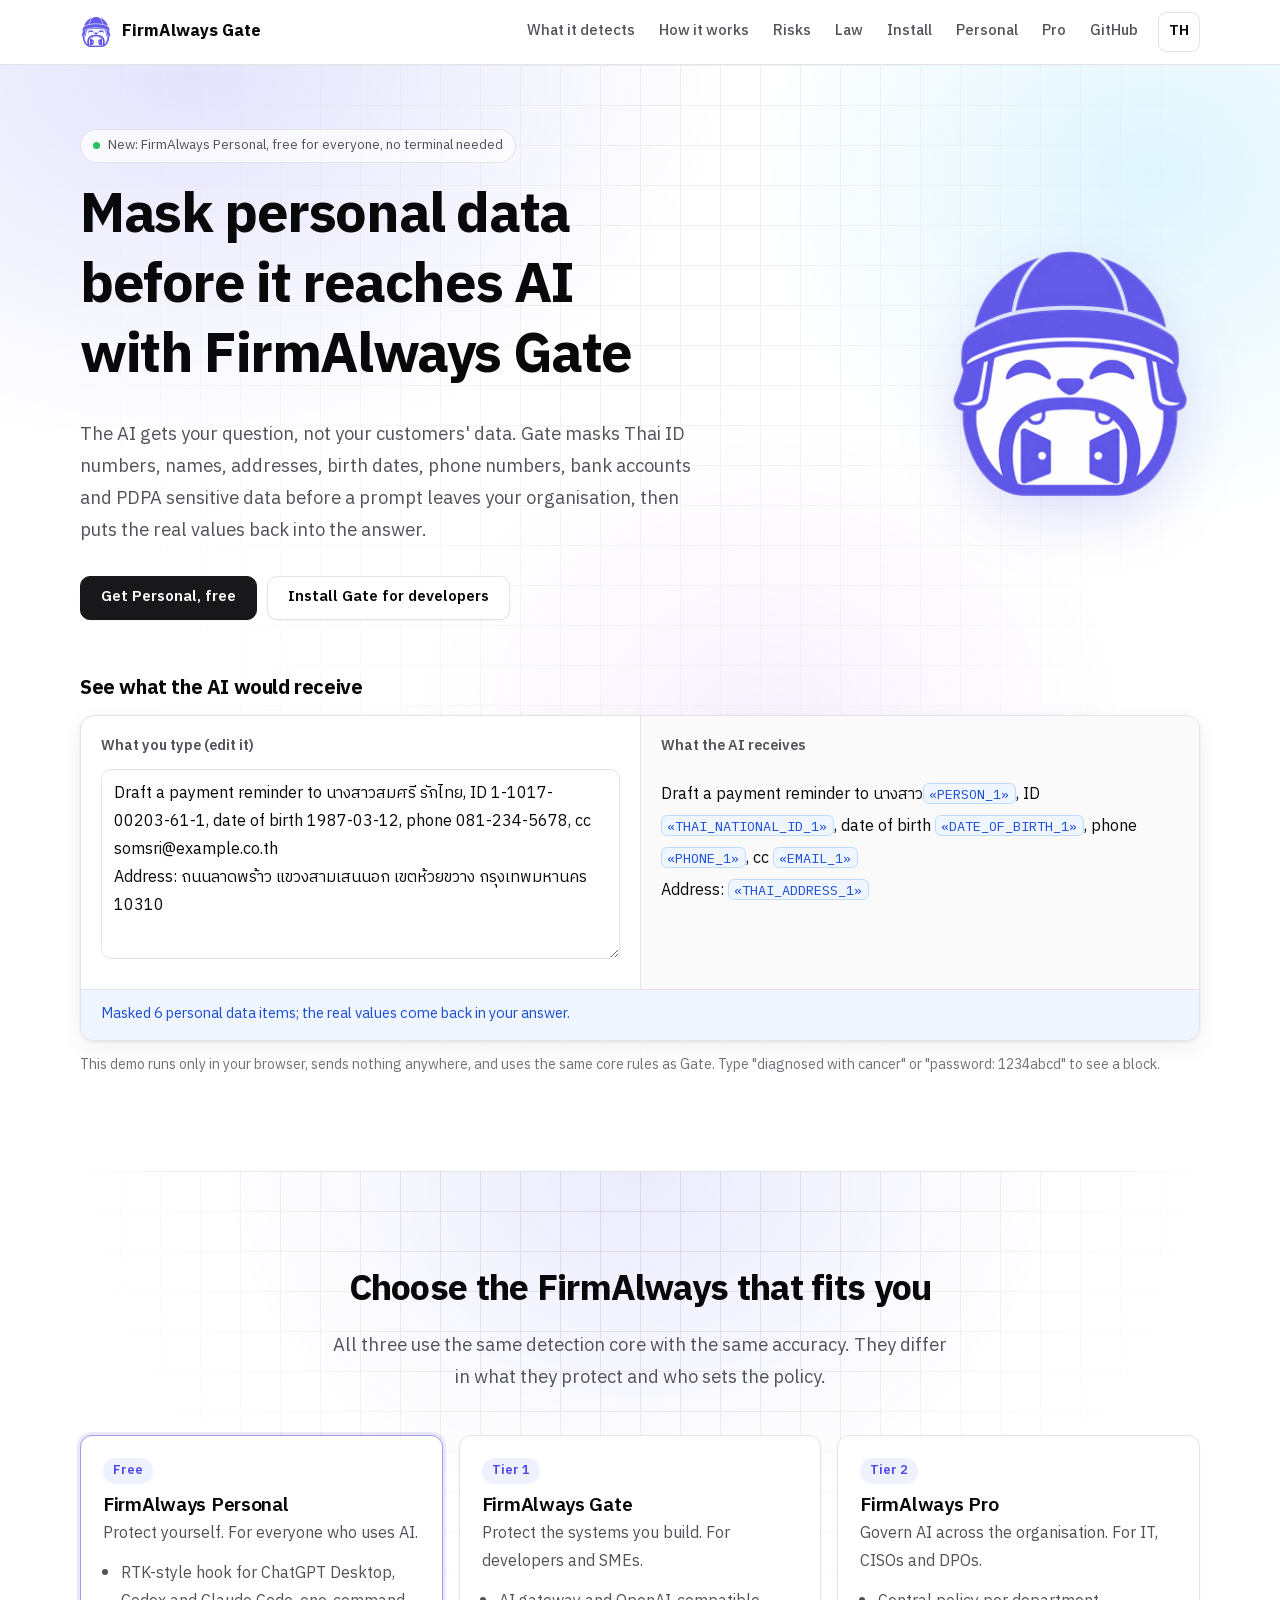
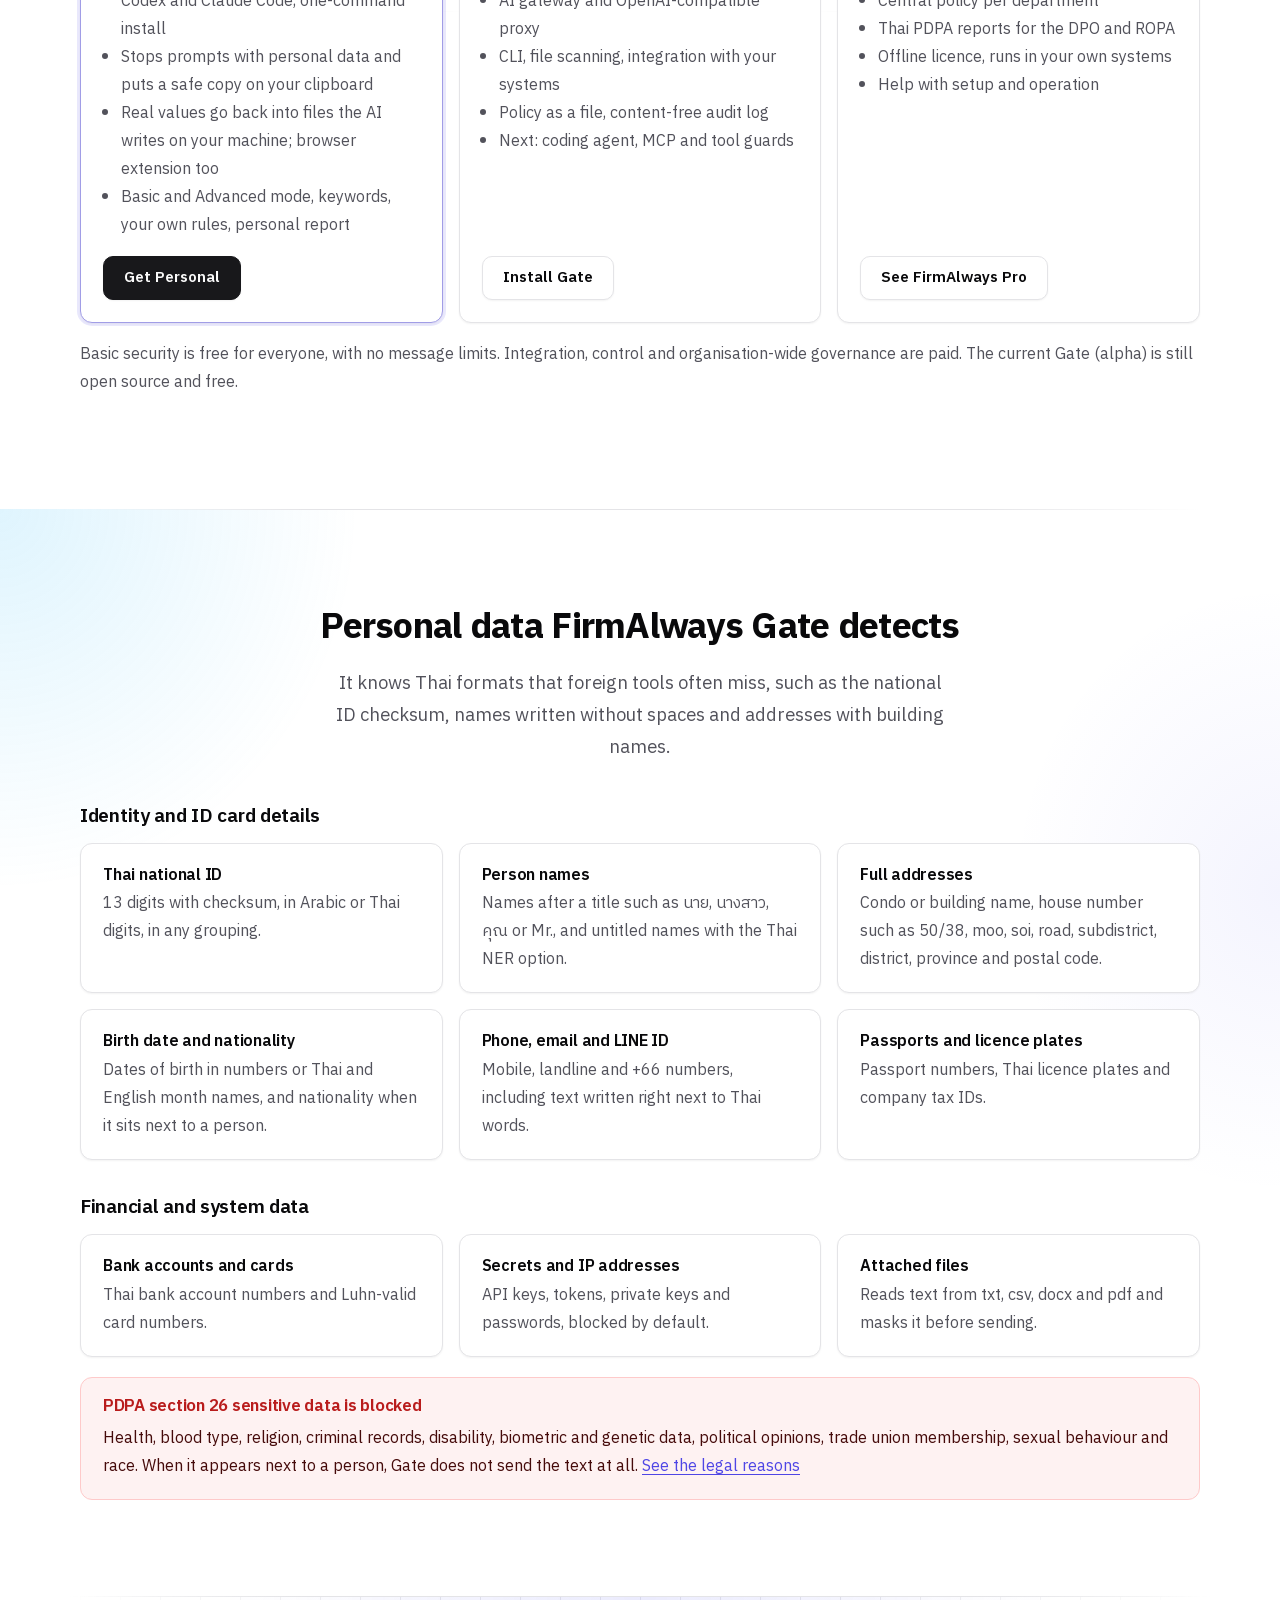
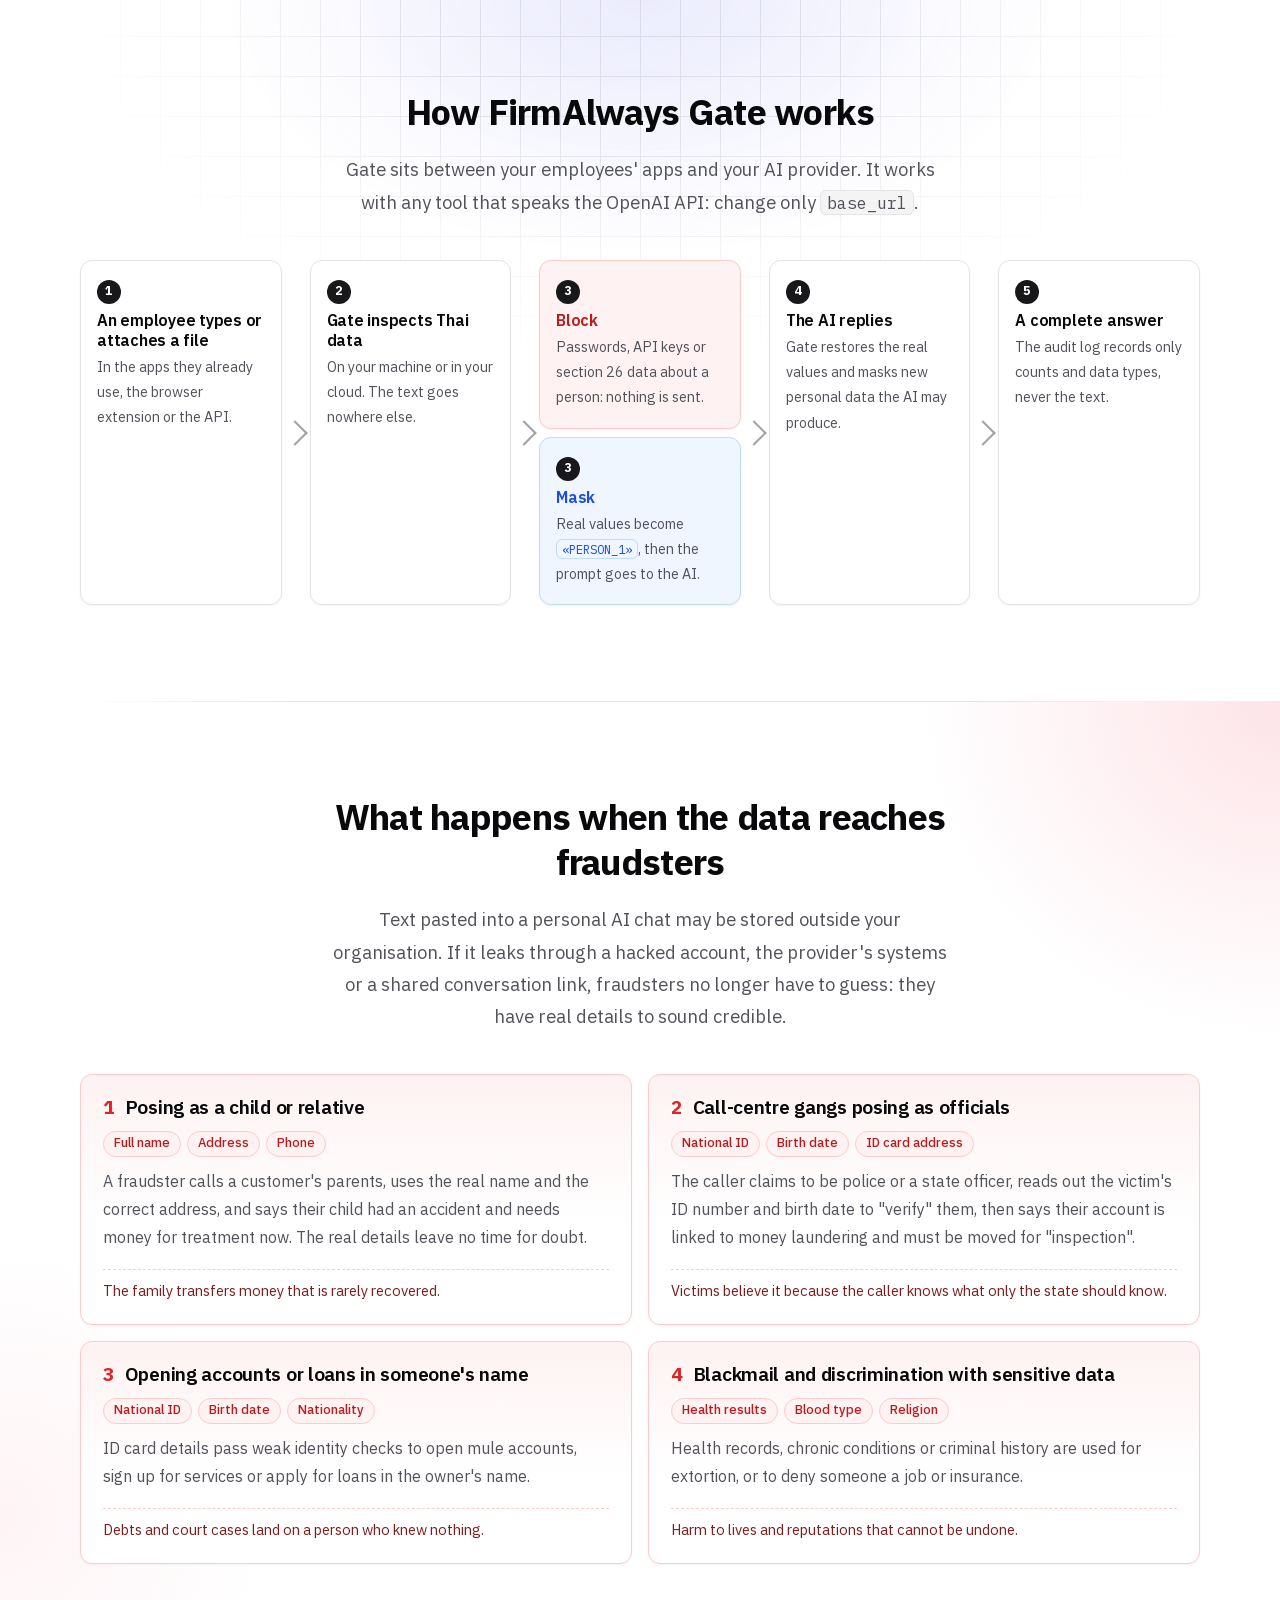
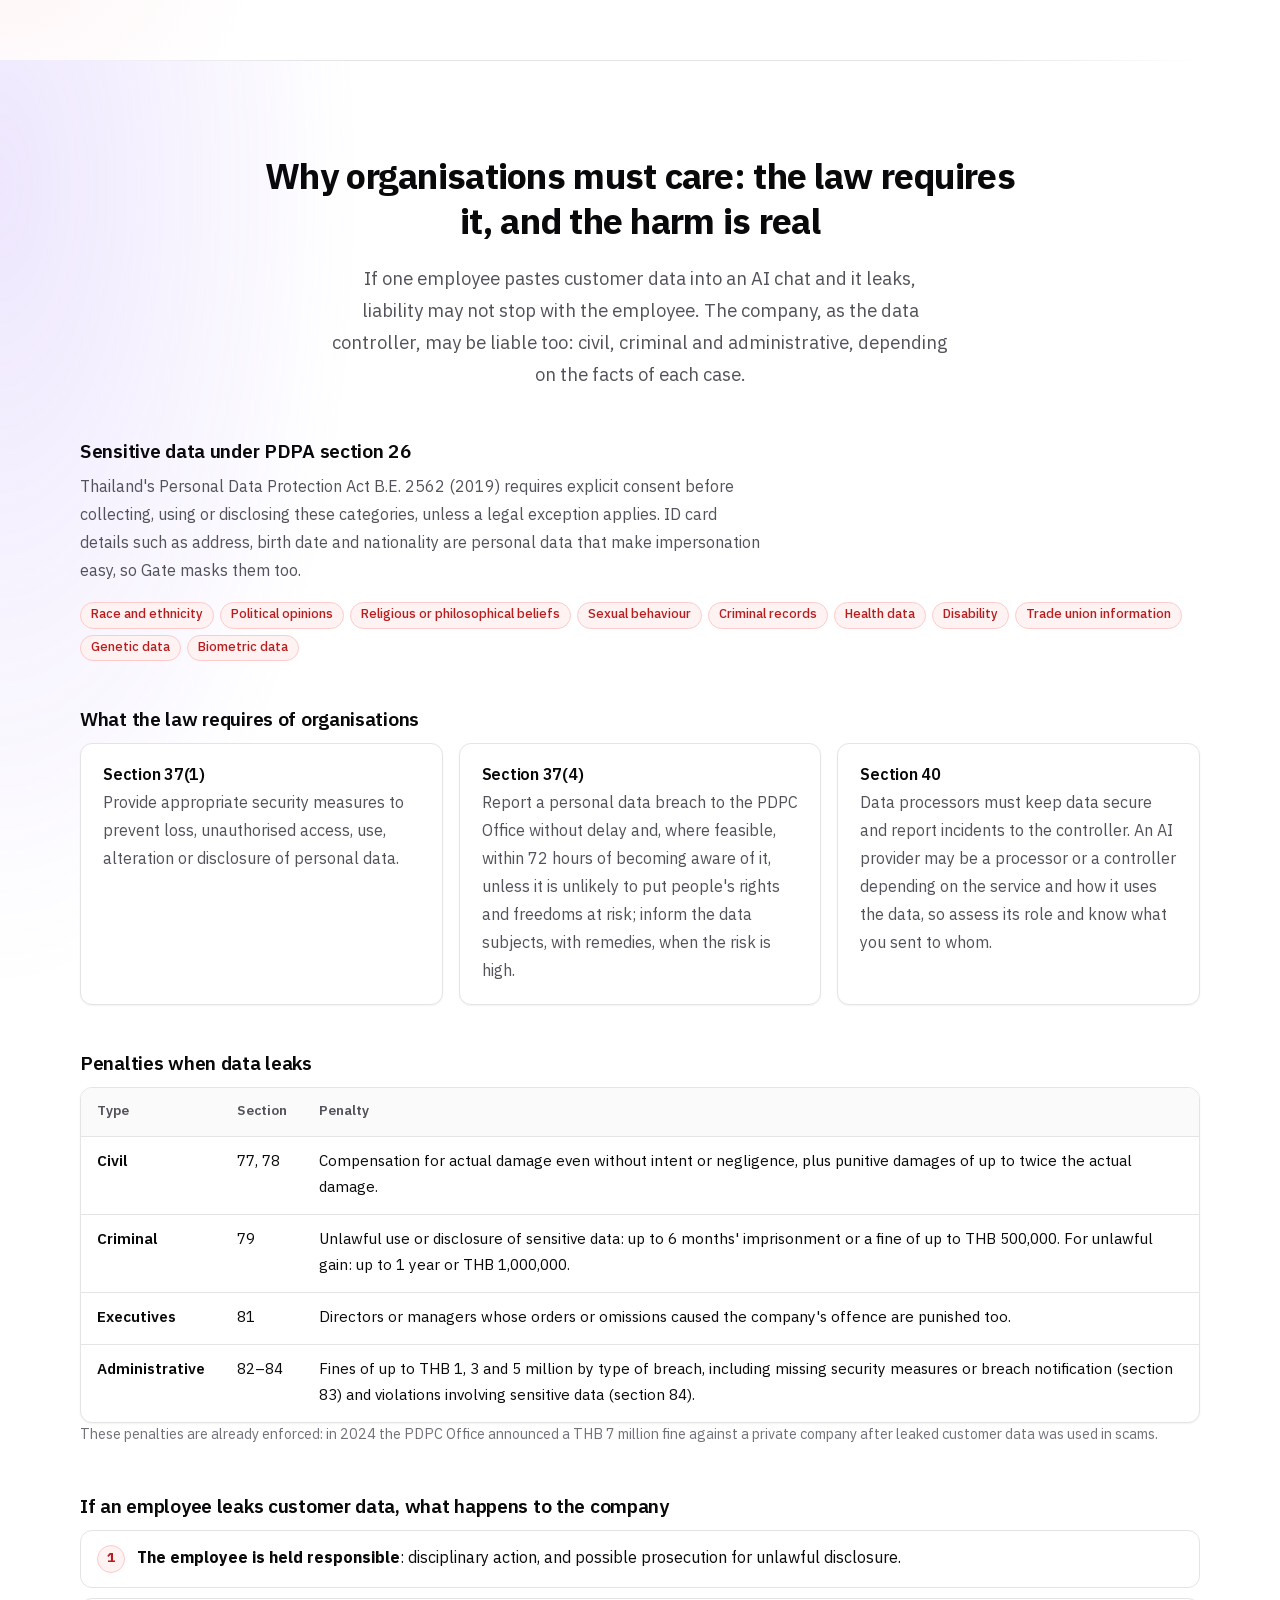
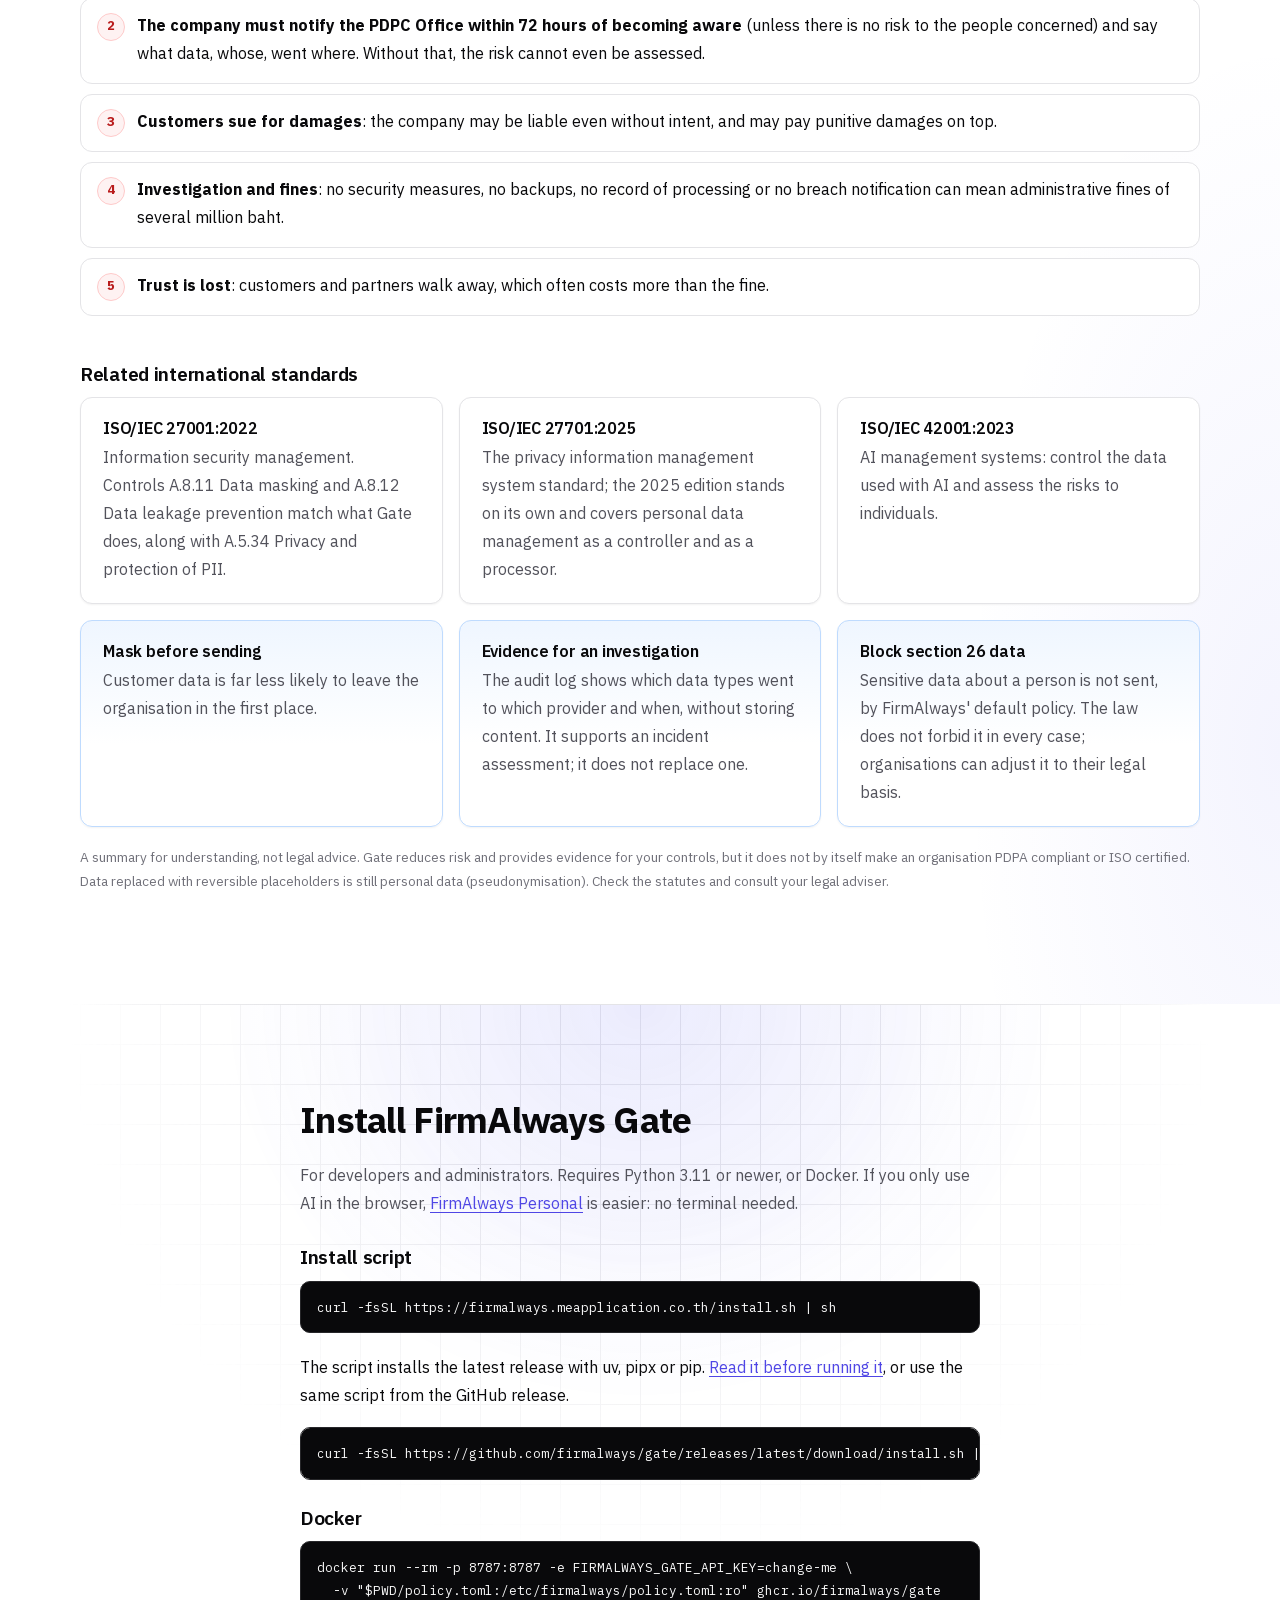
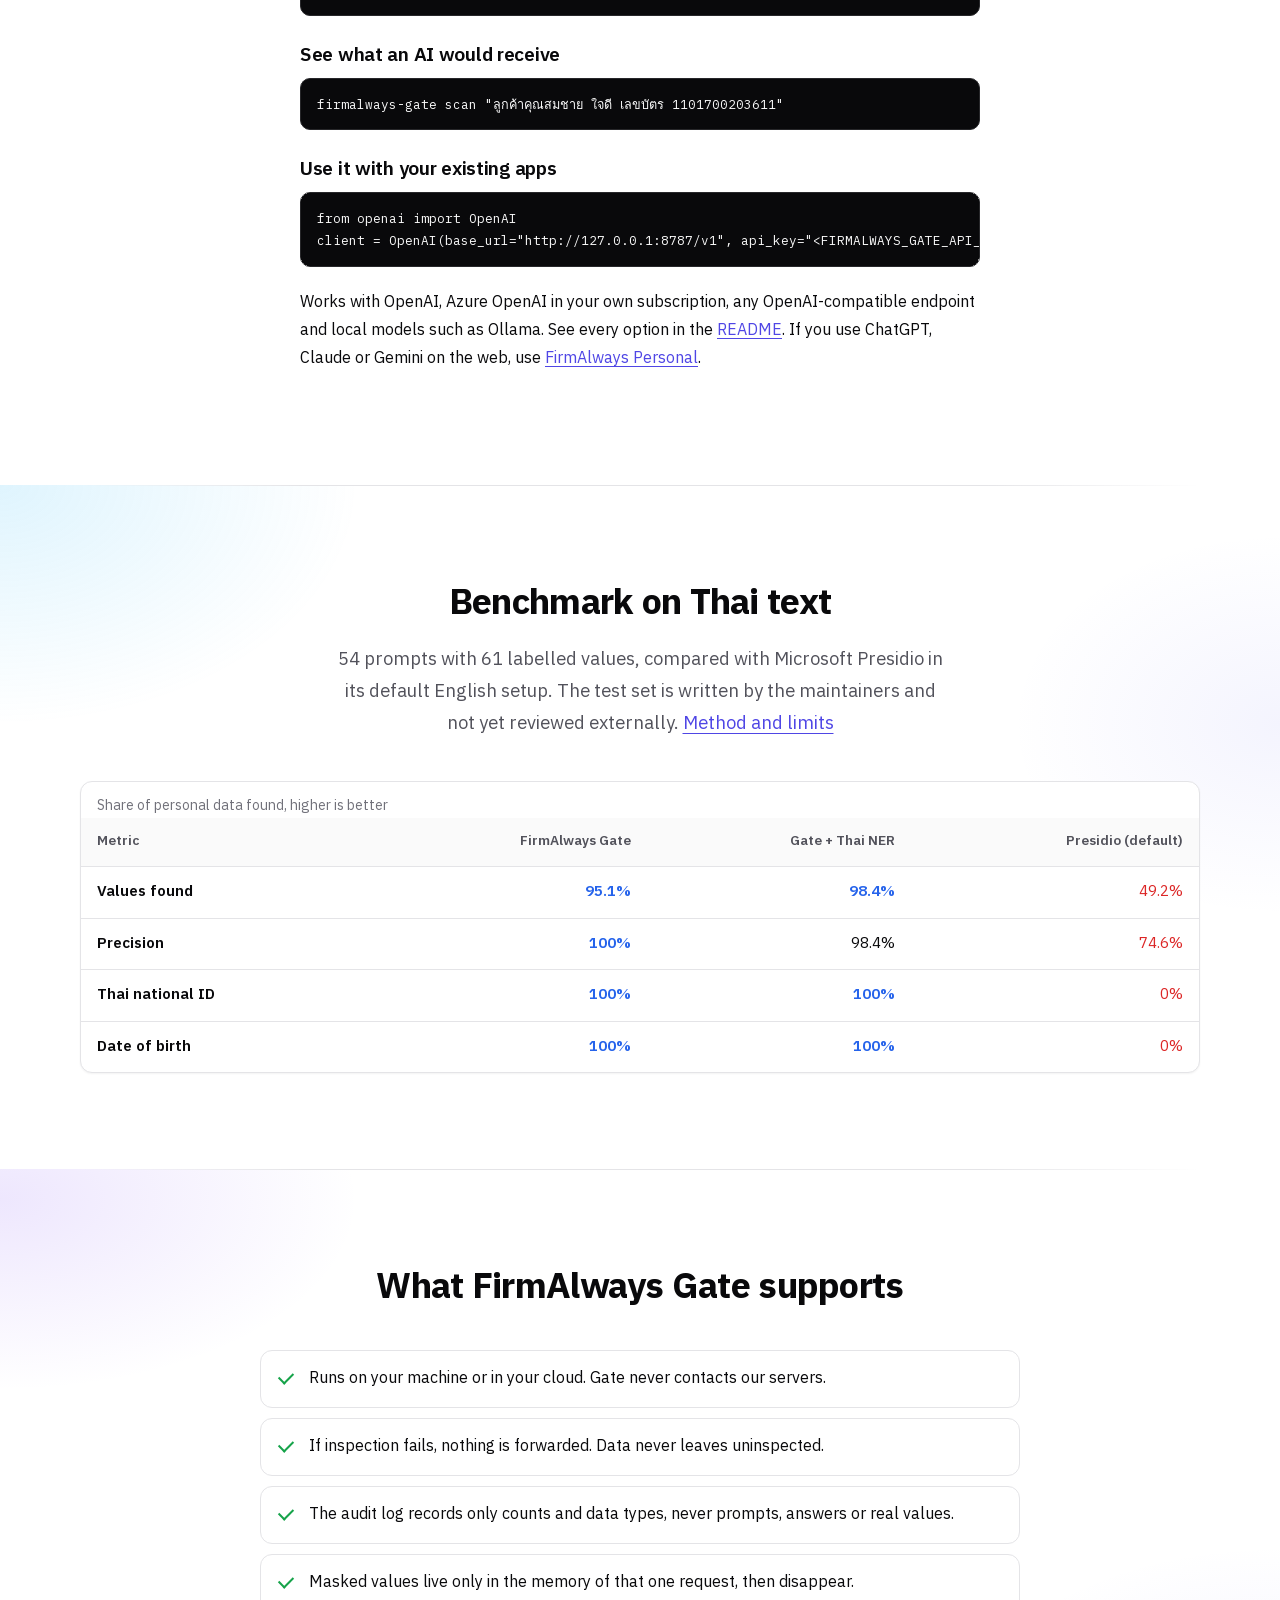
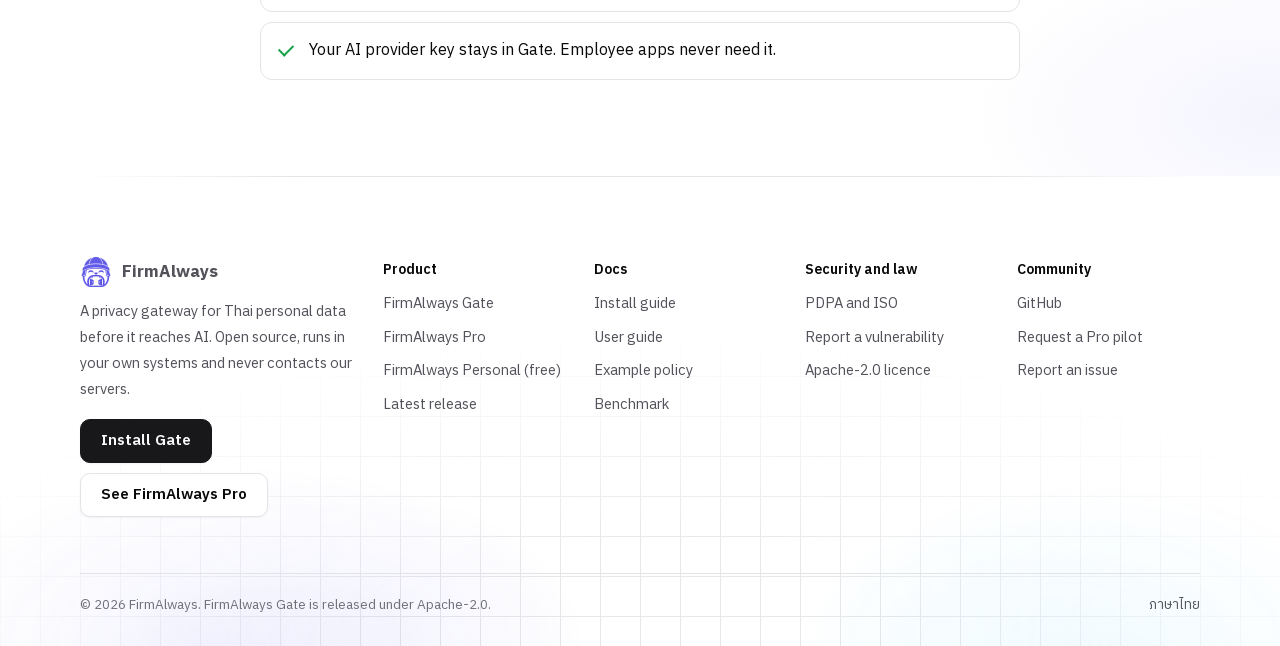
<file: en/index.html>
<!doctype html>
<html lang="en">
<head>
  <meta charset="utf-8">
  <meta name="viewport" content="width=device-width, initial-scale=1">
  <title>FirmAlways Gate</title>
  <meta name="description" content="Mask Thai ID numbers, names, phones and PDPA sensitive data before prompts reach ChatGPT, Claude or Gemini, then restore them in the answer. Free, open source.">
  <link rel="canonical" href="https://firmalways.meapplication.co.th/en/">
  <link rel="alternate" hreflang="th" href="https://firmalways.meapplication.co.th/">
  <link rel="alternate" hreflang="en" href="https://firmalways.meapplication.co.th/en/">
  <link rel="alternate" hreflang="x-default" href="https://firmalways.meapplication.co.th/">
  <meta name="theme-color" content="#4f46e5">
  <link rel="icon" href="../assets/brand/favicon.ico?v=2" sizes="48x48">
  <link rel="icon" href="../assets/brand/favicon-32.png?v=2" type="image/png" sizes="32x32">
  <link rel="apple-touch-icon" href="../assets/brand/apple-touch-icon.png?v=2">
  <link rel="manifest" href="../site.webmanifest">
  <link rel="stylesheet" href="../assets/style.css?v=7">
  <meta property="og:type" content="website">
  <meta property="og:site_name" content="FirmAlways">
  <meta property="og:title" content="FirmAlways Gate">
  <meta property="og:description" content="Mask Thai personal data before prompts reach an AI provider, as PDPA expects. Free, open source, runs in your own infrastructure.">
  <meta property="og:url" content="https://firmalways.meapplication.co.th/en/">
  <meta property="og:image" content="https://firmalways.meapplication.co.th/assets/brand/og-image.png?v=2">
  <meta property="og:image:width" content="1200">
  <meta property="og:image:height" content="630">
  <meta property="og:image:alt" content="FirmAlways Gate masks Thai personal data before prompts reach AI">
  <meta property="og:locale" content="en_US">
  <meta property="og:locale:alternate" content="th_TH">
  <meta name="twitter:card" content="summary_large_image">
  <meta name="twitter:title" content="FirmAlways Gate">
  <meta name="twitter:description" content="Mask Thai personal data before prompts reach AI. Free and open source.">
  <meta name="twitter:image" content="https://firmalways.meapplication.co.th/assets/brand/og-image.png?v=2">
  <script type="application/ld+json">
{
  "@context": "https://schema.org",
  "@graph": [
    {
      "@type": "WebPage",
      "@id": "https://firmalways.meapplication.co.th/en/#page",
      "url": "https://firmalways.meapplication.co.th/en/",
      "name": "FirmAlways Gate",
      "inLanguage": "en",
      "isPartOf": {
        "@id": "https://firmalways.meapplication.co.th/#website"
      }
    },
    {
      "@type": "SoftwareApplication",
      "name": "FirmAlways Gate",
      "applicationCategory": "SecurityApplication",
      "operatingSystem": "macOS, Linux, Windows",
      "softwareVersion": "0.3.0",
      "description": "Open-source AI privacy gateway for Thai personal data: masks data before it reaches an AI provider and restores it in the answer.",
      "url": "https://firmalways.meapplication.co.th/en/",
      "downloadUrl": "https://github.com/firmalways/gate/releases/latest",
      "license": "https://www.apache.org/licenses/LICENSE-2.0",
      "offers": {
        "@type": "Offer",
        "price": "0",
        "priceCurrency": "THB"
      },
      "publisher": {
        "@type": "Organization",
        "name": "FirmAlways",
        "url": "https://firmalways.meapplication.co.th/"
      }
    }
  ]
}
  </script>
</head>
<body>
<a class="skip" href="#main">Skip to content</a>
<header class="site-header">
  <div class="wrap">
    <a class="brand" href="./"><img src="../assets/brand/logo-64.png?v=2" alt="" width="32" height="32">FirmAlways Gate</a>
    <nav class="nav" aria-label="Main menu">
      <a href="#detect">What it detects</a>
      <a href="#flow">How it works</a>
      <a href="#risks">Risks</a>
      <a href="#law">Law</a>
      <a href="#install">Install</a>
      <a href="personal/">Personal</a>
      <a href="pro/">Pro</a>
      <a href="https://github.com/firmalways/gate">GitHub</a>
      <a class="lang" href="../" hreflang="th" lang="th" title="ภาษาไทย">TH</a>
    </nav>
  </div>
</header>

<main id="main">
  <section class="hero" aria-labelledby="hero-title">
    <div class="wrap">
      <div class="hero-grid">
        <div>
          <p class="pill">New: FirmAlways Personal, free for everyone, no terminal needed</p>
          <h1 id="hero-title">Mask personal data before it reaches AI with FirmAlways Gate</h1>
          <p class="lead">The AI gets your question, not your customers' data. Gate masks Thai ID numbers, names, addresses, birth dates, phone numbers, bank accounts and PDPA sensitive data before a prompt leaves your organisation, then puts the real values back into the answer.</p>
          <div class="actions">
            <a class="button primary" href="personal/">Get Personal, free</a>
            <a class="button" href="#install">Install Gate for developers</a>
          </div>
        </div>
        <img src="../assets/brand/logo-256.png?v=2" alt="The FirmAlways mascot, a data gatekeeper" width="260" height="260" fetchpriority="high">
      </div>

      <h2 class="demo-heading">See what the AI would receive</h2>
      <div class="demo">
        <div class="demo-pane">
          <label for="demo-input">What you type (edit it)</label>
          <textarea id="demo-input" spellcheck="false">Draft a payment reminder to นางสาวสมศรี รักไทย, ID 1-1017-00203-61-1, date of birth 1987-03-12, phone 081-234-5678, cc somsri@example.co.th
Address: ถนนลาดพร้าว แขวงสามเสนนอก เขตห้วยขวาง กรุงเทพมหานคร 10310</textarea>
        </div>
        <div class="demo-pane">
          <span class="demo-title" id="demo-output-label">What the AI receives</span>
          <output id="demo-output" for="demo-input" aria-labelledby="demo-output-label" aria-live="polite"></output>
        </div>
        <p class="demo-status" id="demo-status" role="status"></p>
      </div>
      <p class="demo-note">This demo runs only in your browser, sends nothing anywhere, and uses the same core rules as Gate. Type "diagnosed with cancer" or "password: 1234abcd" to see a block.</p>
    </div>
  </section>

  <section id="editions" data-glow="indigo" aria-labelledby="editions-title">
    <div class="wrap">
      <div class="section-head">
        <h2 id="editions-title">Choose the FirmAlways that fits you</h2>
        <p class="lead">All three use the same detection core with the same accuracy. They differ in what they protect and who sets the policy.</p>
      </div>
      <div class="tiers">
        <article class="tier featured">
          <span class="tag">Free</span>
          <h3>FirmAlways Personal</h3>
          <p class="motto">Protect yourself. For everyone who uses AI.</p>
          <ul>
            <li>RTK-style hook for ChatGPT Desktop, Codex and Claude Code, one-command install</li>
            <li>Stops prompts with personal data and puts a safe copy on your clipboard</li>
            <li>Real values go back into files the AI writes on your machine; browser extension too</li>
            <li>Basic and Advanced mode, keywords, your own rules, personal report</li>
          </ul>
          <a class="button primary" href="personal/">Get Personal</a>
        </article>
        <article class="tier">
          <span class="tag">Tier 1</span>
          <h3>FirmAlways Gate</h3>
          <p class="motto">Protect the systems you build. For developers and SMEs.</p>
          <ul>
            <li>AI gateway and OpenAI-compatible proxy</li>
            <li>CLI, file scanning, integration with your systems</li>
            <li>Policy as a file, content-free audit log</li>
            <li>Next: coding agent, MCP and tool guards</li>
          </ul>
          <a class="button" href="#install">Install Gate</a>
        </article>
        <article class="tier">
          <span class="tag">Tier 2</span>
          <h3>FirmAlways Pro</h3>
          <p class="motto">Govern AI across the organisation. For IT, CISOs and DPOs.</p>
          <ul>
            <li>Central policy per department</li>
            <li>Thai PDPA reports for the DPO and ROPA</li>
            <li>Offline licence, runs in your own systems</li>
            <li>Help with setup and operation</li>
          </ul>
          <a class="button" href="pro/">See FirmAlways Pro</a>
        </article>
      </div>
      <p class="tiers-note">Basic security is free for everyone, with no message limits. Integration, control and organisation-wide governance are paid. The current Gate (alpha) is still open source and free.</p>
    </div>
  </section>

  <section id="detect" data-glow="sky" aria-labelledby="detect-title">
    <div class="wrap">
      <div class="section-head">
        <h2 id="detect-title">Personal data FirmAlways Gate detects</h2>
        <p class="lead">It knows Thai formats that foreign tools often miss, such as the national ID checksum, names written without spaces and addresses with building names.</p>
      </div>
      <h3 class="group-title">Identity and ID card details</h3>
      <div class="grid cols-3">
        <div class="card"><h4>Thai national ID</h4><p>13 digits with checksum, in Arabic or Thai digits, in any grouping.</p></div>
        <div class="card"><h4>Person names</h4><p>Names after a title such as นาย, นางสาว, คุณ or Mr., and untitled names with the Thai NER option.</p></div>
        <div class="card"><h4>Full addresses</h4><p>Condo or building name, house number such as 50/38, moo, soi, road, subdistrict, district, province and postal code.</p></div>
        <div class="card"><h4>Birth date and nationality</h4><p>Dates of birth in numbers or Thai and English month names, and nationality when it sits next to a person.</p></div>
        <div class="card"><h4>Phone, email and LINE ID</h4><p>Mobile, landline and +66 numbers, including text written right next to Thai words.</p></div>
        <div class="card"><h4>Passports and licence plates</h4><p>Passport numbers, Thai licence plates and company tax IDs.</p></div>
      </div>
      <h3 class="group-title">Financial and system data</h3>
      <div class="grid cols-3">
        <div class="card"><h4>Bank accounts and cards</h4><p>Thai bank account numbers and Luhn-valid card numbers.</p></div>
        <div class="card"><h4>Secrets and IP addresses</h4><p>API keys, tokens, private keys and passwords, blocked by default.</p></div>
        <div class="card"><h4>Attached files</h4><p>Reads text from txt, csv, docx and pdf and masks it before sending.</p></div>
      </div>
      <div class="callout">
        <h3>PDPA section 26 sensitive data is blocked</h3>
        <p>Health, blood type, religion, criminal records, disability, biometric and genetic data, political opinions, trade union membership, sexual behaviour and race. When it appears next to a person, Gate does not send the text at all. <a href="#law">See the legal reasons</a></p>
      </div>
    </div>
  </section>

  <section id="flow" data-glow="indigo" aria-labelledby="flow-title">
    <div class="wrap">
      <div class="section-head">
        <h2 id="flow-title">How FirmAlways Gate works</h2>
        <p class="lead">Gate sits between your employees' apps and your AI provider. It works with any tool that speaks the OpenAI API: change only <code>base_url</code>.</p>
      </div>
      <ol class="flow" aria-label="Processing steps">
        <li><div class="node"><span class="step">1</span><h3>An employee types or attaches a file</h3><p>In the apps they already use, the browser extension or the API.</p></div></li>
        <li><div class="node"><span class="step">2</span><h3>Gate inspects Thai data</h3><p>On your machine or in your cloud. The text goes nowhere else.</p></div></li>
        <li class="branch">
          <div class="node red"><span class="step">3</span><h3>Block</h3><p>Passwords, API keys or section 26 data about a person: nothing is sent.</p></div>
          <div class="node blue"><span class="step">3</span><h3>Mask</h3><p>Real values become <span class="tok">«PERSON_1»</span>, then the prompt goes to the AI.</p></div>
        </li>
        <li><div class="node"><span class="step">4</span><h3>The AI replies</h3><p>Gate restores the real values and masks new personal data the AI may produce.</p></div></li>
        <li><div class="node"><span class="step">5</span><h3>A complete answer</h3><p>The audit log records only counts and data types, never the text.</p></div></li>
      </ol>
    </div>
  </section>

  <section id="risks" data-glow="rose" aria-labelledby="risks-title">
    <div class="wrap">
      <div class="section-head">
        <h2 id="risks-title">What happens when the data reaches fraudsters</h2>
        <p class="lead">Text pasted into a personal AI chat may be stored outside your organisation. If it leaks through a hacked account, the provider's systems or a shared conversation link, fraudsters no longer have to guess: they have real details to sound credible.</p>
      </div>
      <div class="grid cols-2">
        <article class="card danger scenario">
          <h3><span class="num">1</span>Posing as a child or relative</h3>
          <ul class="badges"><li class="badge red">Full name</li><li class="badge red">Address</li><li class="badge red">Phone</li></ul>
          <p>A fraudster calls a customer's parents, uses the real name and the correct address, and says their child had an accident and needs money for treatment now. The real details leave no time for doubt.</p>
          <p class="result">The family transfers money that is rarely recovered.</p>
        </article>
        <article class="card danger scenario">
          <h3><span class="num">2</span>Call-centre gangs posing as officials</h3>
          <ul class="badges"><li class="badge red">National ID</li><li class="badge red">Birth date</li><li class="badge red">ID card address</li></ul>
          <p>The caller claims to be police or a state officer, reads out the victim's ID number and birth date to "verify" them, then says their account is linked to money laundering and must be moved for "inspection".</p>
          <p class="result">Victims believe it because the caller knows what only the state should know.</p>
        </article>
        <article class="card danger scenario">
          <h3><span class="num">3</span>Opening accounts or loans in someone's name</h3>
          <ul class="badges"><li class="badge red">National ID</li><li class="badge red">Birth date</li><li class="badge red">Nationality</li></ul>
          <p>ID card details pass weak identity checks to open mule accounts, sign up for services or apply for loans in the owner's name.</p>
          <p class="result">Debts and court cases land on a person who knew nothing.</p>
        </article>
        <article class="card danger scenario">
          <h3><span class="num">4</span>Blackmail and discrimination with sensitive data</h3>
          <ul class="badges"><li class="badge red">Health results</li><li class="badge red">Blood type</li><li class="badge red">Religion</li></ul>
          <p>Health records, chronic conditions or criminal history are used for extortion, or to deny someone a job or insurance.</p>
          <p class="result">Harm to lives and reputations that cannot be undone.</p>
        </article>
      </div>
    </div>
  </section>

  <section id="law" data-glow="violet" aria-labelledby="law-title">
    <div class="wrap">
      <div class="section-head">
        <h2 id="law-title">Why organisations must care: the law requires it, and the harm is real</h2>
        <p class="lead">If one employee pastes customer data into an AI chat and it leaks, liability may not stop with the employee. The company, as the data controller, may be liable too: civil, criminal and administrative, depending on the facts of each case.</p>
      </div>

      <div class="law-block">
        <h3>Sensitive data under PDPA section 26</h3>
        <p class="muted prose">Thailand's Personal Data Protection Act B.E. 2562 (2019) requires explicit consent before collecting, using or disclosing these categories, unless a legal exception applies. ID card details such as address, birth date and nationality are personal data that make impersonation easy, so Gate masks them too.</p>
        <ul class="badges">
          <li class="badge red">Race and ethnicity</li><li class="badge red">Political opinions</li><li class="badge red">Religious or philosophical beliefs</li><li class="badge red">Sexual behaviour</li><li class="badge red">Criminal records</li><li class="badge red">Health data</li><li class="badge red">Disability</li><li class="badge red">Trade union information</li><li class="badge red">Genetic data</li><li class="badge red">Biometric data</li>
        </ul>
      </div>

      <div class="law-block">
        <h3>What the law requires of organisations</h3>
        <div class="grid cols-3">
          <div class="card"><h4>Section 37(1)</h4><p>Provide appropriate security measures to prevent loss, unauthorised access, use, alteration or disclosure of personal data.</p></div>
          <div class="card"><h4>Section 37(4)</h4><p>Report a personal data breach to the PDPC Office without delay and, where feasible, within 72 hours of becoming aware of it, unless it is unlikely to put people's rights and freedoms at risk; inform the data subjects, with remedies, when the risk is high.</p></div>
          <div class="card"><h4>Section 40</h4><p>Data processors must keep data secure and report incidents to the controller. An AI provider may be a processor or a controller depending on the service and how it uses the data, so assess its role and know what you sent to whom.</p></div>
        </div>
      </div>

      <div class="law-block">
        <h3>Penalties when data leaks</h3>
        <div class="table-wrap">
          <table>
            <thead><tr><th scope="col">Type</th><th scope="col">Section</th><th scope="col">Penalty</th></tr></thead>
            <tbody>
              <tr><th scope="row">Civil</th><td>77, 78</td><td>Compensation for actual damage even without intent or negligence, plus punitive damages of up to twice the actual damage.</td></tr>
              <tr><th scope="row">Criminal</th><td>79</td><td>Unlawful use or disclosure of sensitive data: up to 6 months' imprisonment or a fine of up to THB 500,000. For unlawful gain: up to 1 year or THB 1,000,000.</td></tr>
              <tr><th scope="row">Executives</th><td>81</td><td>Directors or managers whose orders or omissions caused the company's offence are punished too.</td></tr>
              <tr><th scope="row">Administrative</th><td>82–84</td><td>Fines of up to THB 1, 3 and 5 million by type of breach, including missing security measures or breach notification (section 83) and violations involving sensitive data (section 84).</td></tr>
            </tbody>
          </table>
        </div>
        <p class="small">These penalties are already enforced: in 2024 the PDPC Office announced a THB 7 million fine against a private company after leaked customer data was used in scams.</p>
      </div>

      <div class="law-block">
        <h3>If an employee leaks customer data, what happens to the company</h3>
        <ol class="steps-list">
          <li><strong>The employee is held responsible</strong>: disciplinary action, and possible prosecution for unlawful disclosure.</li>
          <li><strong>The company must notify the PDPC Office within 72 hours of becoming aware</strong> (unless there is no risk to the people concerned) and say what data, whose, went where. Without that, the risk cannot even be assessed.</li>
          <li><strong>Customers sue for damages</strong>: the company may be liable even without intent, and may pay punitive damages on top.</li>
          <li><strong>Investigation and fines</strong>: no security measures, no backups, no record of processing or no breach notification can mean administrative fines of several million baht.</li>
          <li><strong>Trust is lost</strong>: customers and partners walk away, which often costs more than the fine.</li>
        </ol>
      </div>

      <div class="law-block">
        <h3>Related international standards</h3>
        <div class="grid cols-3">
          <div class="card"><h4>ISO/IEC 27001:2022</h4><p>Information security management. Controls A.8.11 Data masking and A.8.12 Data leakage prevention match what Gate does, along with A.5.34 Privacy and protection of PII.</p></div>
          <div class="card"><h4>ISO/IEC 27701:2025</h4><p>The privacy information management system standard; the 2025 edition stands on its own and covers personal data management as a controller and as a processor.</p></div>
          <div class="card"><h4>ISO/IEC 42001:2023</h4><p>AI management systems: control the data used with AI and assess the risks to individuals.</p></div>
        </div>
        <div class="grid cols-3 spaced">
          <div class="card safe"><h4>Mask before sending</h4><p>Customer data is far less likely to leave the organisation in the first place.</p></div>
          <div class="card safe"><h4>Evidence for an investigation</h4><p>The audit log shows which data types went to which provider and when, without storing content. It supports an incident assessment; it does not replace one.</p></div>
          <div class="card safe"><h4>Block section 26 data</h4><p>Sensitive data about a person is not sent, by FirmAlways' default policy. The law does not forbid it in every case; organisations can adjust it to their legal basis.</p></div>
        </div>
        <p class="disclaimer">A summary for understanding, not legal advice. Gate reduces risk and provides evidence for your controls, but it does not by itself make an organisation PDPA compliant or ISO certified. Data replaced with reversible placeholders is still personal data (pseudonymisation). Check the statutes and consult your legal adviser.</p>
      </div>
    </div>
  </section>

  <section id="install" class="install" data-glow="indigo" aria-labelledby="install-title">
    <div class="wrap prose">
      <h2 id="install-title">Install FirmAlways Gate</h2>
      <p class="muted">For developers and administrators. Requires Python 3.11 or newer, or Docker. If you only use AI in the browser, <a href="personal/">FirmAlways Personal</a> is easier: no terminal needed.</p>
      <h3>Install script</h3>
      <pre><code>curl -fsSL https://firmalways.meapplication.co.th/install.sh | sh</code></pre>
      <p>The script installs the latest release with uv, pipx or pip. <a href="../install.sh">Read it before running it</a>, or use the same script from the GitHub release.</p>
      <pre><code>curl -fsSL https://github.com/firmalways/gate/releases/latest/download/install.sh | sh</code></pre>
      <h3>Docker</h3>
      <pre><code>docker run --rm -p 8787:8787 -e FIRMALWAYS_GATE_API_KEY=change-me \
  -v "$PWD/policy.toml:/etc/firmalways/policy.toml:ro" ghcr.io/firmalways/gate</code></pre>
      <h3>See what an AI would receive</h3>
      <pre><code>firmalways-gate scan "ลูกค้าคุณสมชาย ใจดี เลขบัตร 1101700203611"</code></pre>
      <h3>Use it with your existing apps</h3>
      <pre><code>from openai import OpenAI
client = OpenAI(base_url="http://127.0.0.1:8787/v1", api_key="&lt;FIRMALWAYS_GATE_API_KEY&gt;")</code></pre>
      <p>Works with OpenAI, Azure OpenAI in your own subscription, any OpenAI-compatible endpoint and local models such as Ollama. See every option in the <a href="https://github.com/firmalways/gate#readme">README</a>. If you use ChatGPT, Claude or Gemini on the web, use <a href="personal/">FirmAlways Personal</a>.</p>
    </div>
  </section>

  <section id="benchmark" data-glow="sky" aria-labelledby="benchmark-title">
    <div class="wrap">
      <div class="section-head">
        <h2 id="benchmark-title">Benchmark on Thai text</h2>
        <p class="lead">54 prompts with 61 labelled values, compared with Microsoft Presidio in its default English setup. The test set is written by the maintainers and not yet reviewed externally. <a href="https://github.com/firmalways/gate/blob/main/docs/benchmark.md">Method and limits</a></p>
      </div>
      <div class="table-wrap">
        <table>
          <caption>Share of personal data found, higher is better</caption>
          <thead><tr><th scope="col">Metric</th><th scope="col" class="num">FirmAlways Gate</th><th scope="col" class="num">Gate + Thai NER</th><th scope="col" class="num">Presidio (default)</th></tr></thead>
          <tbody>
            <tr><th scope="row">Values found</th><td class="num win">95.1%</td><td class="num win">98.4%</td><td class="num lose">49.2%</td></tr>
            <tr><th scope="row">Precision</th><td class="num win">100%</td><td class="num">98.4%</td><td class="num lose">74.6%</td></tr>
            <tr><th scope="row">Thai national ID</th><td class="num win">100%</td><td class="num win">100%</td><td class="num lose">0%</td></tr>
            <tr><th scope="row">Date of birth</th><td class="num win">100%</td><td class="num win">100%</td><td class="num lose">0%</td></tr>
          </tbody>
        </table>
      </div>
    </div>
  </section>

  <section id="supports" data-glow="violet" aria-labelledby="supports-title">
    <div class="wrap">
      <div class="section-head"><h2 id="supports-title">What FirmAlways Gate supports</h2></div>
      <ul class="checks">
        <li>Runs on your machine or in your cloud. Gate never contacts our servers.</li>
        <li>If inspection fails, nothing is forwarded. Data never leaves uninspected.</li>
        <li>The audit log records only counts and data types, never prompts, answers or real values.</li>
        <li>Masked values live only in the memory of that one request, then disappear.</li>
        <li>Your AI provider key stays in Gate. Employee apps never need it.</li>
      </ul>
    </div>
  </section>

</main>

<footer class="site-footer">
  <div class="wrap">
    <div class="footer-grid">
      <div class="footer-brand">
        <a class="brand" href="../en/"><img src="../assets/brand/logo-64.png?v=2" alt="" width="32" height="32">FirmAlways</a>
        <p>A privacy gateway for Thai personal data before it reaches AI. Open source, runs in your own systems and never contacts our servers.</p>
        <div class="actions">
          <a class="button primary" href="../en/#install">Install Gate</a>
          <a class="button" href="../en/pro/">See FirmAlways Pro</a>
        </div>
      </div>
      <nav aria-labelledby="footer-col-0"><h2 class="footer-title" id="footer-col-0">Product</h2><ul class="footer-links">
        <li><a href="../en/">FirmAlways Gate</a></li>
        <li><a href="../en/pro/">FirmAlways Pro</a></li>
        <li><a href="personal/">FirmAlways Personal (free)</a></li>
        <li><a href="https://github.com/firmalways/gate/releases/latest">Latest release</a></li>
      </ul></nav>
      <nav aria-labelledby="footer-col-1"><h2 class="footer-title" id="footer-col-1">Docs</h2><ul class="footer-links">
        <li><a href="../en/#install">Install guide</a></li>
        <li><a href="https://github.com/firmalways/gate#readme">User guide</a></li>
        <li><a href="https://github.com/firmalways/gate/blob/main/policy.example.toml">Example policy</a></li>
        <li><a href="https://github.com/firmalways/gate/blob/main/docs/benchmark.md">Benchmark</a></li>
      </ul></nav>
      <nav aria-labelledby="footer-col-2"><h2 class="footer-title" id="footer-col-2">Security and law</h2><ul class="footer-links">
        <li><a href="../en/#law">PDPA and ISO</a></li>
        <li><a href="https://github.com/firmalways/gate/blob/main/SECURITY.md">Report a vulnerability</a></li>
        <li><a href="https://github.com/firmalways/gate/blob/main/LICENSE">Apache-2.0 licence</a></li>
      </ul></nav>
      <nav aria-labelledby="footer-col-3"><h2 class="footer-title" id="footer-col-3">Community</h2><ul class="footer-links">
        <li><a href="https://github.com/firmalways">GitHub</a></li>
        <li><a href="https://github.com/firmalways/gate/discussions/new?category=pro">Request a Pro pilot</a></li>
        <li><a href="https://github.com/firmalways/gate/issues">Report an issue</a></li>
      </ul></nav>
    </div>
    <div class="footer-bottom">
      <span>© 2026 FirmAlways. FirmAlways Gate is released under Apache-2.0.</span>
      <span><a href="../" hreflang="th" lang="th">ภาษาไทย</a></span>
    </div>
  </div>
</footer>
<script src="../assets/demo.js?v=6" defer></script>
</body>
</html>
</file>
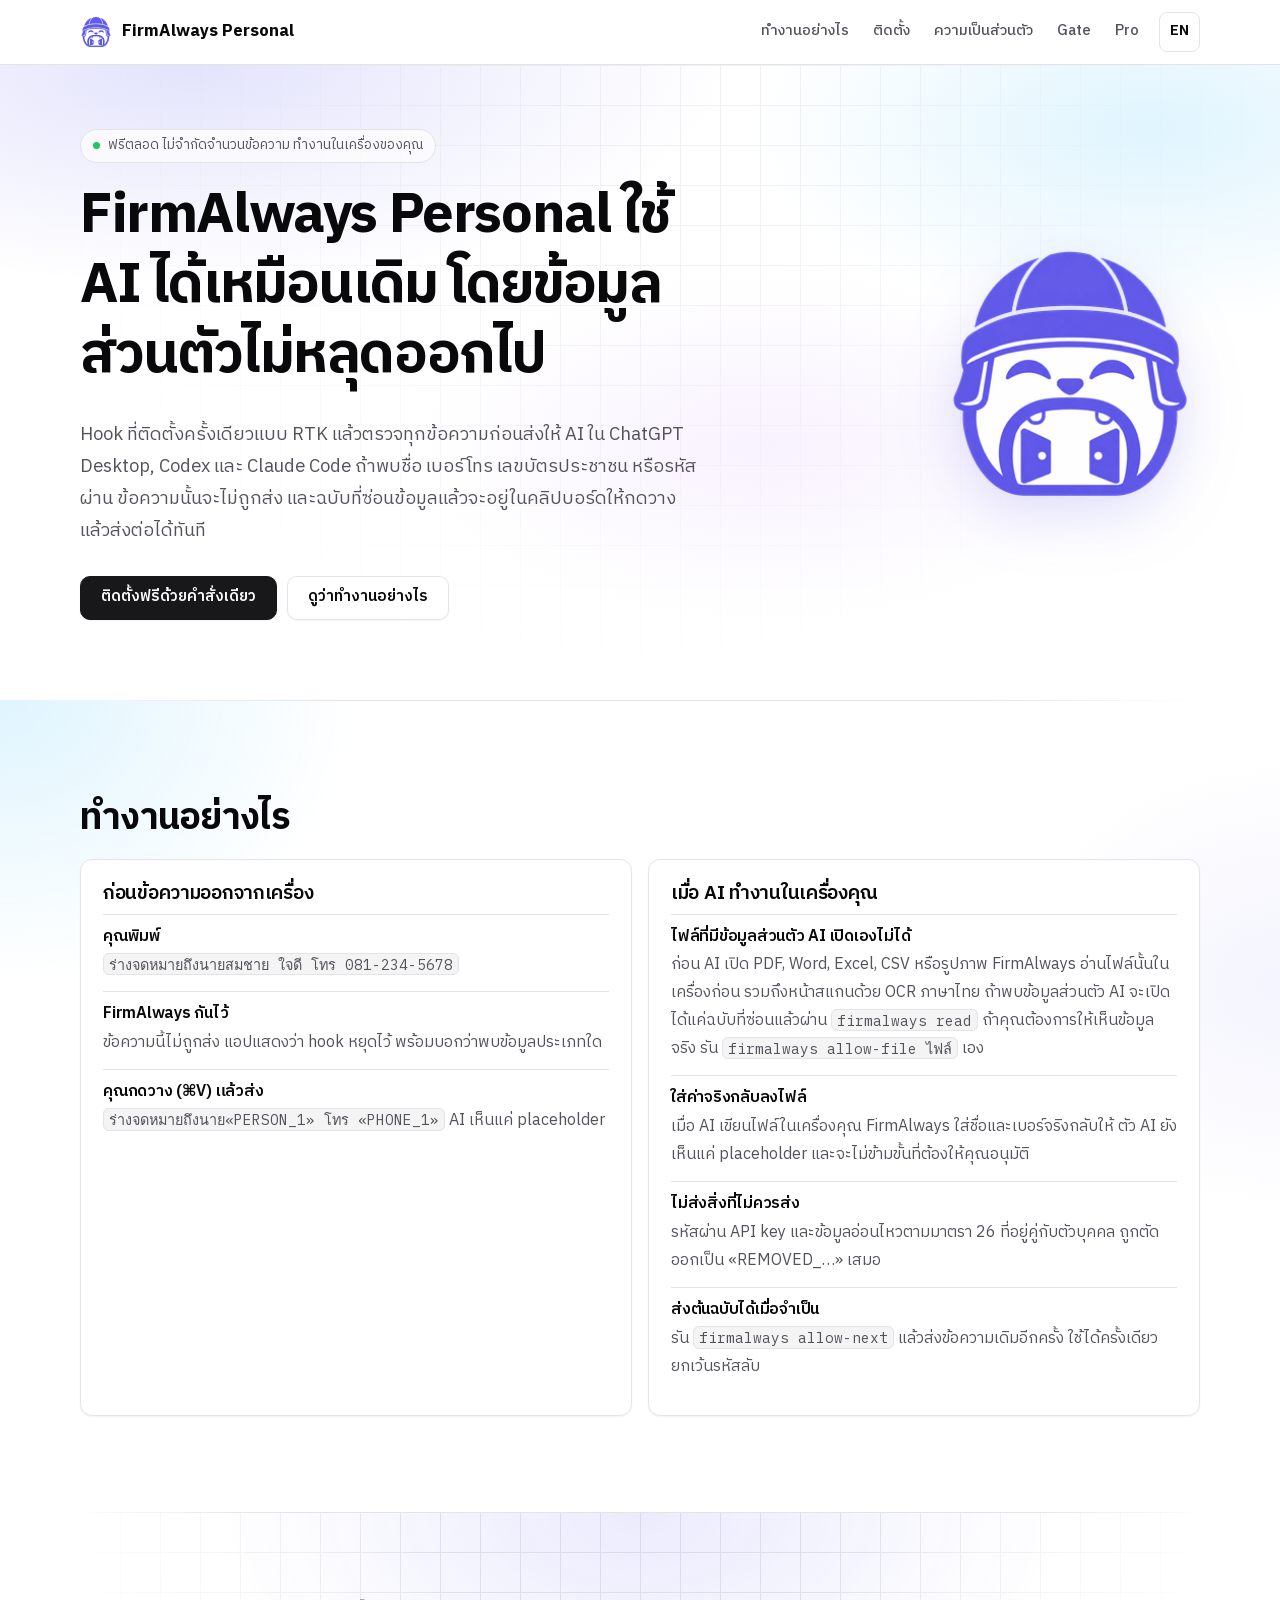
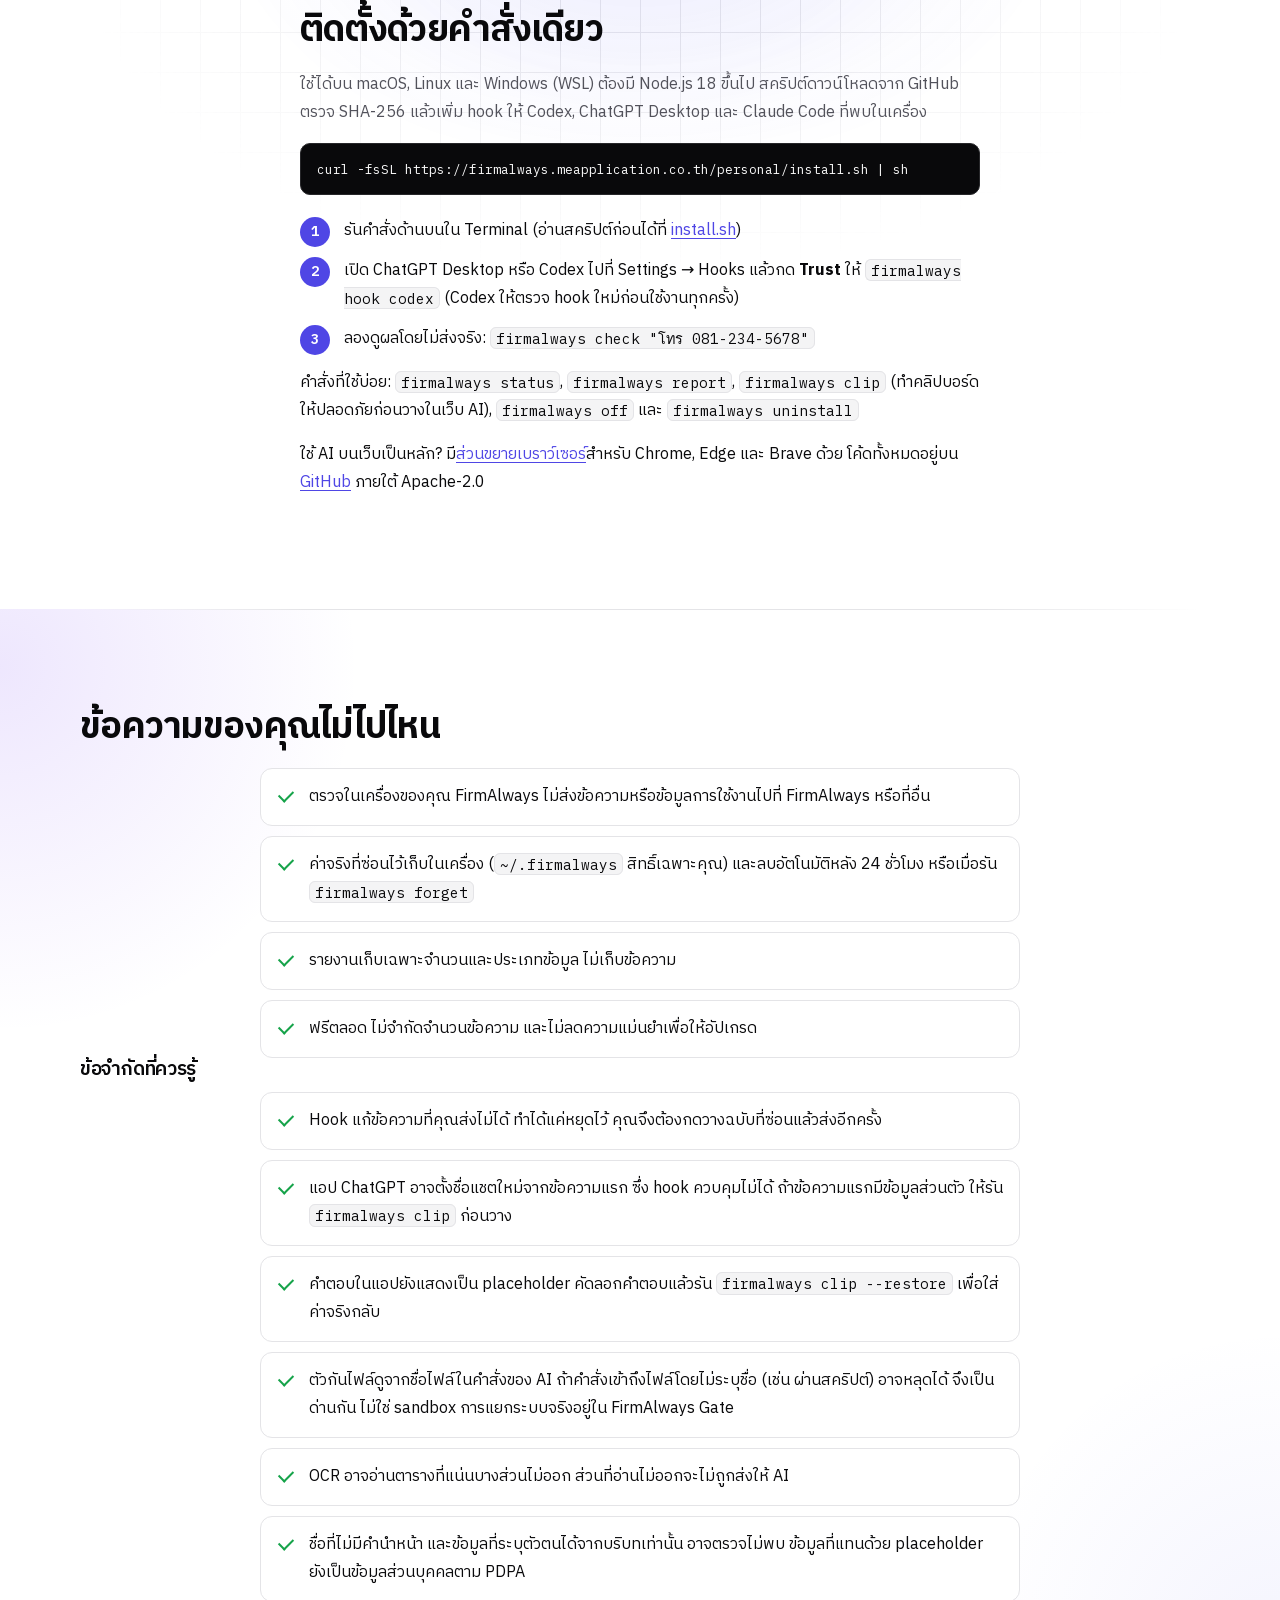
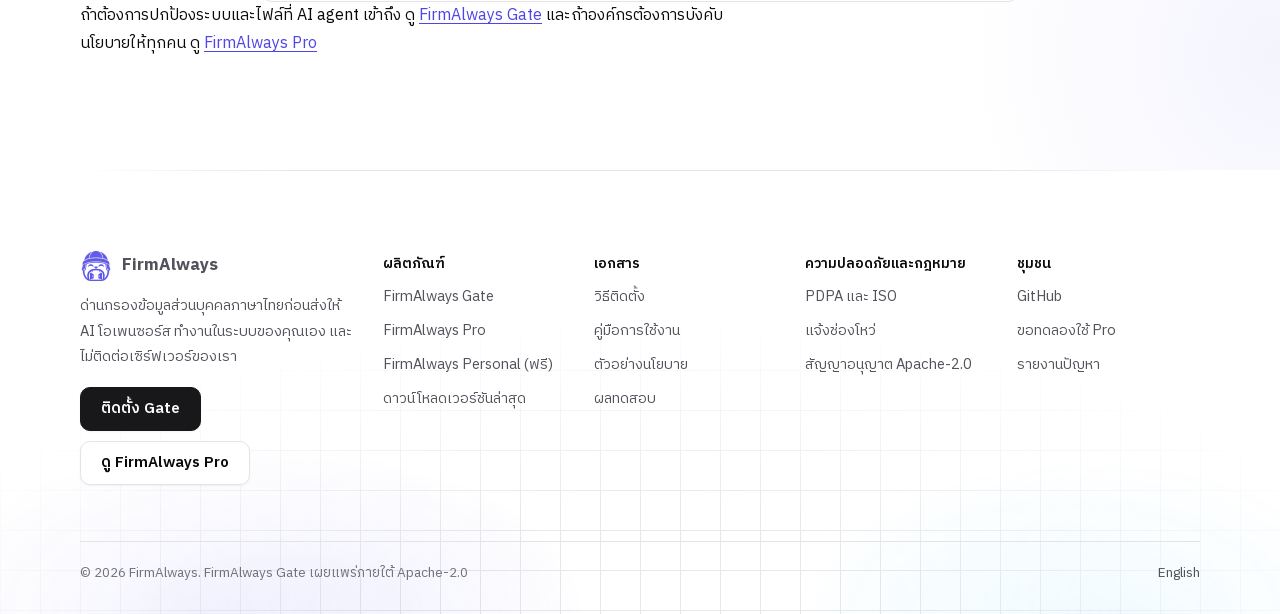
<file: personal/index.html>
<!doctype html>
<html lang="th">
<head>
  <meta charset="utf-8">
  <meta name="viewport" content="width=device-width, initial-scale=1">
  <title>FirmAlways Personal</title>
  <meta name="description" content="Hook ฟรีแบบ RTK สำหรับ ChatGPT Desktop, Codex และ Claude Code ตรวจข้อความในเครื่องก่อนส่งให้ AI กันชื่อ เบอร์โทร เลขบัตรประชาชน และรหัสผ่านไม่ให้หลุดออกไป">
  <link rel="canonical" href="https://firmalways.meapplication.co.th/personal/">
  <link rel="alternate" hreflang="th" href="https://firmalways.meapplication.co.th/personal/">
  <link rel="alternate" hreflang="en" href="https://firmalways.meapplication.co.th/en/personal/">
  <link rel="alternate" hreflang="x-default" href="https://firmalways.meapplication.co.th/personal/">
  <meta name="theme-color" content="#4f46e5">
  <link rel="icon" href="../assets/brand/favicon.ico?v=2" sizes="48x48">
  <link rel="icon" href="../assets/brand/favicon-32.png?v=2" type="image/png" sizes="32x32">
  <link rel="apple-touch-icon" href="../assets/brand/apple-touch-icon.png?v=2">
  <link rel="manifest" href="../site.webmanifest">
  <link rel="stylesheet" href="../assets/style.css?v=7">
  <meta property="og:type" content="website">
  <meta property="og:site_name" content="FirmAlways">
  <meta property="og:title" content="FirmAlways Personal">
  <meta property="og:description" content="Hook ฟรีที่ตรวจข้อความในเครื่องก่อนส่งให้ AI ใช้กับ ChatGPT Desktop, Codex และ Claude Code">
  <meta property="og:url" content="https://firmalways.meapplication.co.th/personal/">
  <meta property="og:image" content="https://firmalways.meapplication.co.th/assets/brand/og-image.png?v=2">
  <meta property="og:image:width" content="1200">
  <meta property="og:image:height" content="630">
  <meta property="og:locale" content="th_TH">
  <meta property="og:locale:alternate" content="en_US">
  <meta name="twitter:card" content="summary_large_image">
  <meta name="twitter:title" content="FirmAlways Personal">
  <meta name="twitter:description" content="Hook ฟรีที่ตรวจข้อความในเครื่องก่อนส่งให้ AI ใช้กับ ChatGPT Desktop, Codex และ Claude Code">
  <meta name="twitter:image" content="https://firmalways.meapplication.co.th/assets/brand/og-image.png?v=2">
  <script type="application/ld+json">
{
  "@context": "https://schema.org",
  "@graph": [
    {
      "@type": "WebPage",
      "@id": "https://firmalways.meapplication.co.th/personal/#page",
      "url": "https://firmalways.meapplication.co.th/personal/",
      "name": "FirmAlways Personal",
      "inLanguage": "th",
      "isPartOf": {
        "@id": "https://firmalways.meapplication.co.th/#website"
      },
      "publisher": {
        "@type": "Organization",
        "name": "FirmAlways",
        "url": "https://firmalways.meapplication.co.th/"
      }
    },
    {
      "@type": "SoftwareApplication",
      "name": "FirmAlways Personal",
      "applicationCategory": "SecurityApplication",
      "operatingSystem": "Chrome, Edge, Brave, Arc",
      "softwareVersion": "0.3.0",
      "description": "ส่วนขยายเบราว์เซอร์ฟรี ซ่อนชื่อ เบอร์โทร เลขบัตรประชาชน ที่อยู่ และรหัสผ่าน ก่อนส่งให้ ChatGPT, Claude, Gemini ใช้บัญชีเดิม ทำงานในเครื่อง ไม่ต้องใช้ Terminal",
      "url": "https://firmalways.meapplication.co.th/personal/",
      "downloadUrl": "https://github.com/firmalways/personal/releases/latest",
      "license": "https://www.apache.org/licenses/LICENSE-2.0",
      "offers": {
        "@type": "Offer",
        "price": "0",
        "priceCurrency": "THB"
      },
      "publisher": {
        "@type": "Organization",
        "name": "FirmAlways",
        "url": "https://firmalways.meapplication.co.th/"
      }
    },
    {
      "@type": "BreadcrumbList",
      "itemListElement": [
        {
          "@type": "ListItem",
          "position": 1,
          "name": "FirmAlways Gate",
          "item": "https://firmalways.meapplication.co.th/"
        },
        {
          "@type": "ListItem",
          "position": 2,
          "name": "FirmAlways Personal",
          "item": "https://firmalways.meapplication.co.th/personal/"
        }
      ]
    }
  ]
}
  </script>
</head>
<body>
<a class="skip" href="#main">ข้ามไปที่เนื้อหา</a>
<header class="site-header">
  <div class="wrap">
    <a class="brand" href="../"><img src="../assets/brand/logo-64.png?v=2" alt="" width="32" height="32">FirmAlways Personal</a>
    <nav class="nav" aria-label="เมนูหลัก">
      <a href="#how">ทำงานอย่างไร</a>
      <a href="#install">ติดตั้ง</a>
      <a href="#privacy">ความเป็นส่วนตัว</a>
      <a href="../">Gate</a>
      <a href="../pro/">Pro</a>
      <a class="lang" href="../en/personal/" hreflang="en" lang="en" title="English">EN</a>
    </nav>
  </div>
</header>

<main id="main">
  <section class="hero" aria-labelledby="hero-title">
    <div class="wrap">
      <div class="hero-grid">
        <div>
          <p class="pill">ฟรีตลอด ไม่จำกัดจำนวนข้อความ ทำงานในเครื่องของคุณ</p>
          <h1 id="hero-title">FirmAlways Personal ใช้ AI ได้เหมือนเดิม โดยข้อมูลส่วนตัวไม่หลุดออกไป</h1>
          <p class="lead">Hook ที่ติดตั้งครั้งเดียวแบบ RTK แล้วตรวจทุกข้อความก่อนส่งให้ AI ใน ChatGPT Desktop, Codex และ Claude Code ถ้าพบชื่อ เบอร์โทร เลขบัตรประชาชน หรือรหัสผ่าน ข้อความนั้นจะไม่ถูกส่ง และฉบับที่ซ่อนข้อมูลแล้วจะอยู่ในคลิปบอร์ดให้กดวางแล้วส่งต่อได้ทันที</p>
          <div class="actions">
            <a class="button primary" href="#install">ติดตั้งฟรีด้วยคำสั่งเดียว</a>
            <a class="button" href="#how">ดูว่าทำงานอย่างไร</a>
          </div>
        </div>
        <img src="../assets/brand/logo-256.png?v=2" alt="มาสคอต FirmAlways ผู้เฝ้าประตูข้อมูล" width="260" height="260" fetchpriority="high">
      </div>
    </div>
  </section>

  <section id="how" data-glow="sky" aria-labelledby="how-title">
    <div class="wrap">
      <h2 id="how-title">ทำงานอย่างไร</h2>
      <div class="groups">
        <div class="group">
          <h3>ก่อนข้อความออกจากเครื่อง</h3>
          <div class="item"><h4>คุณพิมพ์</h4><p><code>ร่างจดหมายถึงนายสมชาย ใจดี โทร 081-234-5678</code></p></div>
          <div class="item"><h4>FirmAlways กันไว้</h4><p>ข้อความนี้ไม่ถูกส่ง แอปแสดงว่า hook หยุดไว้ พร้อมบอกว่าพบข้อมูลประเภทใด</p></div>
          <div class="item"><h4>คุณกดวาง (⌘V) แล้วส่ง</h4><p><code>ร่างจดหมายถึงนาย«PERSON_1» โทร «PHONE_1»</code> AI เห็นแค่ placeholder</p></div>
        </div>
        <div class="group">
          <h3>เมื่อ AI ทำงานในเครื่องคุณ</h3>
          <div class="item"><h4>ไฟล์ที่มีข้อมูลส่วนตัว AI เปิดเองไม่ได้</h4><p>ก่อน AI เปิด PDF, Word, Excel, CSV หรือรูปภาพ FirmAlways อ่านไฟล์นั้นในเครื่องก่อน รวมถึงหน้าสแกนด้วย OCR ภาษาไทย ถ้าพบข้อมูลส่วนตัว AI จะเปิดได้แค่ฉบับที่ซ่อนแล้วผ่าน <code>firmalways read</code> ถ้าคุณต้องการให้เห็นข้อมูลจริง รัน <code>firmalways allow-file ไฟล์</code> เอง</p></div>
          <div class="item"><h4>ใส่ค่าจริงกลับลงไฟล์</h4><p>เมื่อ AI เขียนไฟล์ในเครื่องคุณ FirmAlways ใส่ชื่อและเบอร์จริงกลับให้ ตัว AI ยังเห็นแค่ placeholder และจะไม่ข้ามขั้นที่ต้องให้คุณอนุมัติ</p></div>
          <div class="item"><h4>ไม่ส่งสิ่งที่ไม่ควรส่ง</h4><p>รหัสผ่าน API key และข้อมูลอ่อนไหวตามมาตรา 26 ที่อยู่คู่กับตัวบุคคล ถูกตัดออกเป็น «REMOVED_…» เสมอ</p></div>
          <div class="item"><h4>ส่งต้นฉบับได้เมื่อจำเป็น</h4><p>รัน <code>firmalways allow-next</code> แล้วส่งข้อความเดิมอีกครั้ง ใช้ได้ครั้งเดียว ยกเว้นรหัสลับ</p></div>
        </div>
      </div>
    </div>
  </section>

  <section id="install" class="install" data-glow="indigo" aria-labelledby="install-title">
    <div class="wrap prose">
      <h2 id="install-title">ติดตั้งด้วยคำสั่งเดียว</h2>
      <p class="muted">ใช้ได้บน macOS, Linux และ Windows (WSL) ต้องมี Node.js 18 ขึ้นไป สคริปต์ดาวน์โหลดจาก GitHub ตรวจ SHA-256 แล้วเพิ่ม hook ให้ Codex, ChatGPT Desktop และ Claude Code ที่พบในเครื่อง</p>
      <pre><code>curl -fsSL https://firmalways.meapplication.co.th/personal/install.sh | sh</code></pre>
      <ol class="steps-install">
        <li>รันคำสั่งด้านบนใน Terminal (อ่านสคริปต์ก่อนได้ที่ <a href="install.sh">install.sh</a>)</li>
        <li>เปิด ChatGPT Desktop หรือ Codex ไปที่ Settings → Hooks แล้วกด <strong>Trust</strong> ให้ <code>firmalways hook codex</code> (Codex ให้ตรวจ hook ใหม่ก่อนใช้งานทุกครั้ง)</li>
        <li>ลองดูผลโดยไม่ส่งจริง: <code>firmalways check "โทร 081-234-5678"</code></li>
      </ol>
      <p>คำสั่งที่ใช้บ่อย: <code>firmalways status</code>, <code>firmalways report</code>, <code>firmalways clip</code> (ทำคลิปบอร์ดให้ปลอดภัยก่อนวางในเว็บ AI), <code>firmalways off</code> และ <code>firmalways uninstall</code></p>
      <p>ใช้ AI บนเว็บเป็นหลัก? มี<a href="https://github.com/firmalways/personal/releases/latest">ส่วนขยายเบราว์เซอร์</a>สำหรับ Chrome, Edge และ Brave ด้วย โค้ดทั้งหมดอยู่บน <a href="https://github.com/firmalways/personal">GitHub</a> ภายใต้ Apache-2.0</p>
    </div>
  </section>

  <section id="privacy" data-glow="violet" aria-labelledby="privacy-title">
    <div class="wrap">
      <h2 id="privacy-title">ข้อความของคุณไม่ไปไหน</h2>
      <ul class="checks">
        <li>ตรวจในเครื่องของคุณ FirmAlways ไม่ส่งข้อความหรือข้อมูลการใช้งานไปที่ FirmAlways หรือที่อื่น</li>
        <li>ค่าจริงที่ซ่อนไว้เก็บในเครื่อง (<code>~/.firmalways</code> สิทธิ์เฉพาะคุณ) และลบอัตโนมัติหลัง 24 ชั่วโมง หรือเมื่อรัน <code>firmalways forget</code></li>
        <li>รายงานเก็บเฉพาะจำนวนและประเภทข้อมูล ไม่เก็บข้อความ</li>
        <li>ฟรีตลอด ไม่จำกัดจำนวนข้อความ และไม่ลดความแม่นยำเพื่อให้อัปเกรด</li>
      </ul>
      <h3 class="spaced">ข้อจำกัดที่ควรรู้</h3>
      <ul class="checks">
        <li>Hook แก้ข้อความที่คุณส่งไม่ได้ ทำได้แค่หยุดไว้ คุณจึงต้องกดวางฉบับที่ซ่อนแล้วส่งอีกครั้ง</li>
        <li>แอป ChatGPT อาจตั้งชื่อแชตใหม่จากข้อความแรก ซึ่ง hook ควบคุมไม่ได้ ถ้าข้อความแรกมีข้อมูลส่วนตัว ให้รัน <code>firmalways clip</code> ก่อนวาง</li>
        <li>คำตอบในแอปยังแสดงเป็น placeholder คัดลอกคำตอบแล้วรัน <code>firmalways clip --restore</code> เพื่อใส่ค่าจริงกลับ</li>
        <li>ตัวกันไฟล์ดูจากชื่อไฟล์ในคำสั่งของ AI ถ้าคำสั่งเข้าถึงไฟล์โดยไม่ระบุชื่อ (เช่น ผ่านสคริปต์) อาจหลุดได้ จึงเป็นด่านกัน ไม่ใช่ sandbox การแยกระบบจริงอยู่ใน FirmAlways Gate</li>
        <li>OCR อาจอ่านตารางที่แน่นบางส่วนไม่ออก ส่วนที่อ่านไม่ออกจะไม่ถูกส่งให้ AI</li>
        <li>ชื่อที่ไม่มีคำนำหน้า และข้อมูลที่ระบุตัวตนได้จากบริบทเท่านั้น อาจตรวจไม่พบ ข้อมูลที่แทนด้วย placeholder ยังเป็นข้อมูลส่วนบุคคลตาม PDPA</li>
      </ul>
      <p class="prose spaced">ถ้าต้องการปกป้องระบบและไฟล์ที่ AI agent เข้าถึง ดู <a href="../">FirmAlways Gate</a> และถ้าองค์กรต้องการบังคับนโยบายให้ทุกคน ดู <a href="../pro/">FirmAlways Pro</a></p>
    </div>
  </section>
</main>

<footer class="site-footer">
  <div class="wrap">
    <div class="footer-grid">
      <div class="footer-brand">
        <a class="brand" href="../"><img src="../assets/brand/logo-64.png?v=2" alt="" width="32" height="32">FirmAlways</a>
        <p>ด่านกรองข้อมูลส่วนบุคคลภาษาไทยก่อนส่งให้ AI โอเพนซอร์ส ทำงานในระบบของคุณเอง และไม่ติดต่อเซิร์ฟเวอร์ของเรา</p>
        <div class="actions">
          <a class="button primary" href="../#install">ติดตั้ง Gate</a>
          <a class="button" href="../pro/">ดู FirmAlways Pro</a>
        </div>
      </div>
      <nav aria-labelledby="footer-col-0"><h2 class="footer-title" id="footer-col-0">ผลิตภัณฑ์</h2><ul class="footer-links">
        <li><a href="../">FirmAlways Gate</a></li>
        <li><a href="../pro/">FirmAlways Pro</a></li>
        <li><a href="../personal/">FirmAlways Personal (ฟรี)</a></li>
        <li><a href="https://github.com/firmalways/gate/releases/latest">ดาวน์โหลดเวอร์ชันล่าสุด</a></li>
      </ul></nav>
      <nav aria-labelledby="footer-col-1"><h2 class="footer-title" id="footer-col-1">เอกสาร</h2><ul class="footer-links">
        <li><a href="../#install">วิธีติดตั้ง</a></li>
        <li><a href="https://github.com/firmalways/gate#readme">คู่มือการใช้งาน</a></li>
        <li><a href="https://github.com/firmalways/gate/blob/main/policy.example.toml">ตัวอย่างนโยบาย</a></li>
        <li><a href="https://github.com/firmalways/gate/blob/main/docs/benchmark.md">ผลทดสอบ</a></li>
      </ul></nav>
      <nav aria-labelledby="footer-col-2"><h2 class="footer-title" id="footer-col-2">ความปลอดภัยและกฎหมาย</h2><ul class="footer-links">
        <li><a href="../#law">PDPA และ ISO</a></li>
        <li><a href="https://github.com/firmalways/gate/blob/main/SECURITY.md">แจ้งช่องโหว่</a></li>
        <li><a href="https://github.com/firmalways/gate/blob/main/LICENSE">สัญญาอนุญาต Apache-2.0</a></li>
      </ul></nav>
      <nav aria-labelledby="footer-col-3"><h2 class="footer-title" id="footer-col-3">ชุมชน</h2><ul class="footer-links">
        <li><a href="https://github.com/firmalways">GitHub</a></li>
        <li><a href="https://github.com/firmalways/gate/discussions/new?category=pro">ขอทดลองใช้ Pro</a></li>
        <li><a href="https://github.com/firmalways/gate/issues">รายงานปัญหา</a></li>
      </ul></nav>
    </div>
    <div class="footer-bottom">
      <span>© 2026 FirmAlways. FirmAlways Gate เผยแพร่ภายใต้ Apache-2.0</span>
      <span><a href="../en/personal/" hreflang="en" lang="en">English</a></span>
    </div>
  </div>
</footer>
</body>
</html>
</file>
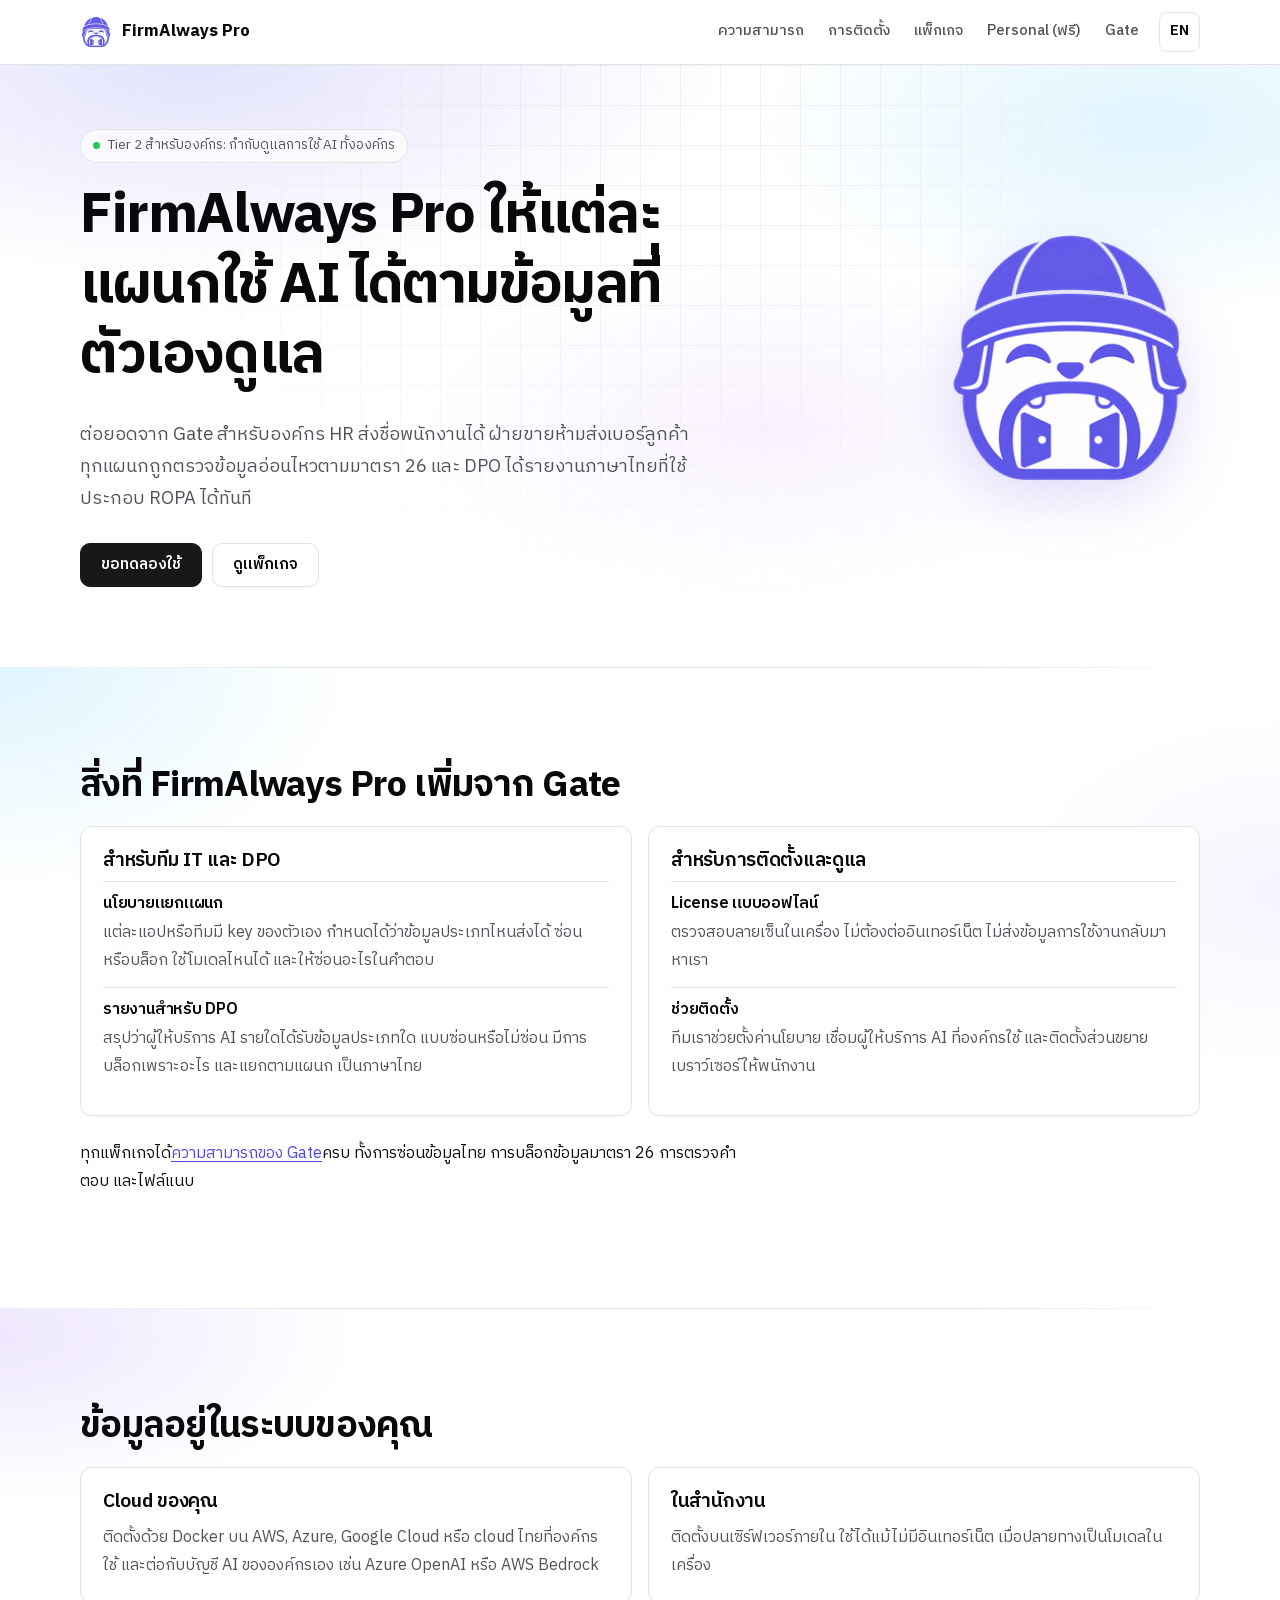
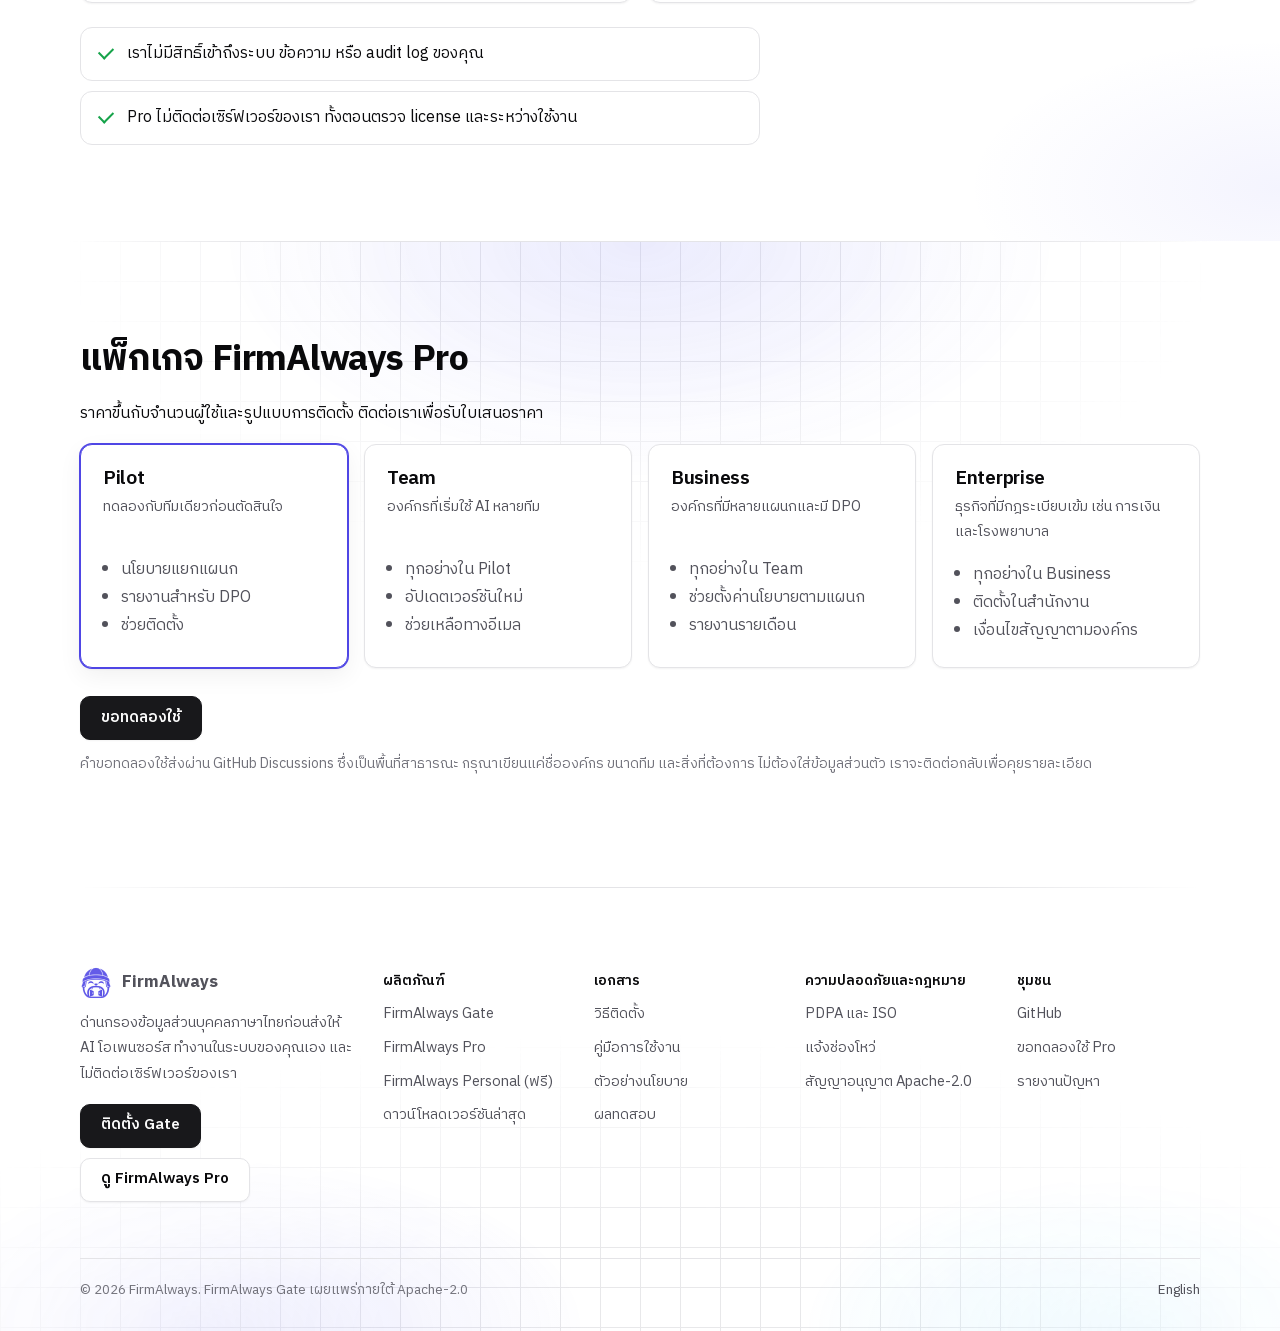
<file: pro/index.html>
<!doctype html>
<html lang="th">
<head>
  <meta charset="utf-8">
  <meta name="viewport" content="width=device-width, initial-scale=1">
  <title>FirmAlways Pro</title>
  <meta name="description" content="FirmAlways Pro ต่อยอด Gate สำหรับองค์กร กำหนดนโยบายข้อมูลแยกแผนก ออกรายงาน PDPA ภาษาไทยสำหรับ DPO และติดตั้งในระบบของคุณด้วย license แบบออฟไลน์">
  <link rel="canonical" href="https://firmalways.meapplication.co.th/pro/">
  <link rel="alternate" hreflang="th" href="https://firmalways.meapplication.co.th/pro/">
  <link rel="alternate" hreflang="en" href="https://firmalways.meapplication.co.th/en/pro/">
  <link rel="alternate" hreflang="x-default" href="https://firmalways.meapplication.co.th/pro/">
  <meta name="theme-color" content="#4f46e5">
  <link rel="icon" href="../assets/brand/favicon.ico?v=2" sizes="48x48">
  <link rel="icon" href="../assets/brand/favicon-32.png?v=2" type="image/png" sizes="32x32">
  <link rel="apple-touch-icon" href="../assets/brand/apple-touch-icon.png?v=2">
  <link rel="manifest" href="../site.webmanifest">
  <link rel="stylesheet" href="../assets/style.css?v=7">
  <meta property="og:type" content="website">
  <meta property="og:site_name" content="FirmAlways">
  <meta property="og:title" content="FirmAlways Pro">
  <meta property="og:description" content="นโยบายข้อมูลแยกแผนก รายงาน PDPA สำหรับ DPO และ license แบบออฟไลน์ ติดตั้งใน cloud หรือสำนักงานของคุณ">
  <meta property="og:url" content="https://firmalways.meapplication.co.th/pro/">
  <meta property="og:image" content="https://firmalways.meapplication.co.th/assets/brand/og-image.png?v=2">
  <meta property="og:image:width" content="1200">
  <meta property="og:image:height" content="630">
  <meta property="og:locale" content="th_TH">
  <meta property="og:locale:alternate" content="en_US">
  <meta name="twitter:card" content="summary_large_image">
  <meta name="twitter:title" content="FirmAlways Pro">
  <meta name="twitter:description" content="นโยบายข้อมูลแยกแผนก รายงาน PDPA สำหรับ DPO และ license แบบออฟไลน์">
  <meta name="twitter:image" content="https://firmalways.meapplication.co.th/assets/brand/og-image.png?v=2">
  <script type="application/ld+json">
  {
    "@context": "https://schema.org",
    "@graph": [
      {
        "@type": "WebPage",
        "@id": "https://firmalways.meapplication.co.th/pro/#page",
        "url": "https://firmalways.meapplication.co.th/pro/",
        "name": "FirmAlways Pro",
        "inLanguage": "th",
        "isPartOf": { "@id": "https://firmalways.meapplication.co.th/#website" },
        "publisher": { "@type": "Organization", "name": "FirmAlways", "url": "https://firmalways.meapplication.co.th/" }
      },
      {
        "@type": "BreadcrumbList",
        "itemListElement": [
          { "@type": "ListItem", "position": 1, "name": "FirmAlways Gate", "item": "https://firmalways.meapplication.co.th/" },
          { "@type": "ListItem", "position": 2, "name": "FirmAlways Pro", "item": "https://firmalways.meapplication.co.th/pro/" }
        ]
      }
    ]
  }
  </script>
</head>
<body>
<a class="skip" href="#main">ข้ามไปที่เนื้อหา</a>
<header class="site-header">
  <div class="wrap">
    <a class="brand" href="../"><img src="../assets/brand/logo-64.png?v=2" alt="" width="32" height="32">FirmAlways Pro</a>
    <nav class="nav" aria-label="เมนูหลัก">
      <a href="#features">ความสามารถ</a>
      <a href="#deploy">การติดตั้ง</a>
      <a href="#plans">แพ็กเกจ</a>
      <a href="../personal/">Personal (ฟรี)</a>
      <a href="../">Gate</a>
      <a class="lang" href="../en/pro/" hreflang="en" lang="en" title="English">EN</a>
    </nav>
  </div>
</header>

<main id="main">
  <section class="hero" aria-labelledby="hero-title">
    <div class="wrap">
      <div class="hero-grid">
        <div>
          <p class="pill">Tier 2 สำหรับองค์กร: กำกับดูแลการใช้ AI ทั้งองค์กร</p>
          <h1 id="hero-title">FirmAlways Pro ให้แต่ละแผนกใช้ AI ได้ตามข้อมูลที่ตัวเองดูแล</h1>
          <p class="lead">ต่อยอดจาก Gate สำหรับองค์กร HR ส่งชื่อพนักงานได้ ฝ่ายขายห้ามส่งเบอร์ลูกค้า ทุกแผนกถูกตรวจข้อมูลอ่อนไหวตามมาตรา 26 และ DPO ได้รายงานภาษาไทยที่ใช้ประกอบ ROPA ได้ทันที</p>
          <div class="actions">
            <a class="button primary" href="https://github.com/firmalways/gate/discussions/new?category=pro">ขอทดลองใช้</a>
            <a class="button" href="#plans">ดูแพ็กเกจ</a>
          </div>
        </div>
        <img src="../assets/brand/logo-256.png?v=2" alt="มาสคอต FirmAlways ผู้เฝ้าประตูข้อมูล สวมหมวกสีม่วง" width="280" height="280" fetchpriority="high">
      </div>
    </div>
  </section>

  <section id="features" data-glow="sky" aria-labelledby="features-title">
    <div class="wrap">
      <h2 id="features-title">สิ่งที่ FirmAlways Pro เพิ่มจาก Gate</h2>
      <div class="groups">
        <div class="group">
          <h3>สำหรับทีม IT และ DPO</h3>
          <div class="item"><h4>นโยบายแยกแผนก</h4><p>แต่ละแอปหรือทีมมี key ของตัวเอง กำหนดได้ว่าข้อมูลประเภทไหนส่งได้ ซ่อน หรือบล็อก ใช้โมเดลไหนได้ และให้ซ่อนอะไรในคำตอบ</p></div>
          <div class="item"><h4>รายงานสำหรับ DPO</h4><p>สรุปว่าผู้ให้บริการ AI รายใดได้รับข้อมูลประเภทใด แบบซ่อนหรือไม่ซ่อน มีการบล็อกเพราะอะไร และแยกตามแผนก เป็นภาษาไทย</p></div>
        </div>
        <div class="group">
          <h3>สำหรับการติดตั้งและดูแล</h3>
          <div class="item"><h4>License แบบออฟไลน์</h4><p>ตรวจสอบลายเซ็นในเครื่อง ไม่ต้องต่ออินเทอร์เน็ต ไม่ส่งข้อมูลการใช้งานกลับมาหาเรา</p></div>
          <div class="item"><h4>ช่วยติดตั้ง</h4><p>ทีมเราช่วยตั้งค่านโยบาย เชื่อมผู้ให้บริการ AI ที่องค์กรใช้ และติดตั้งส่วนขยายเบราว์เซอร์ให้พนักงาน</p></div>
        </div>
      </div>
      <p class="prose after-groups">ทุกแพ็กเกจได้<a href="../">ความสามารถของ Gate</a>ครบ ทั้งการซ่อนข้อมูลไทย การบล็อกข้อมูลมาตรา 26 การตรวจคำตอบ และไฟล์แนบ</p>
    </div>
  </section>

  <section id="deploy" data-glow="violet" aria-labelledby="deploy-title">
    <div class="wrap">
      <h2 id="deploy-title">ข้อมูลอยู่ในระบบของคุณ</h2>
      <div class="deploy">
        <article><h3>Cloud ของคุณ</h3><p>ติดตั้งด้วย Docker บน AWS, Azure, Google Cloud หรือ cloud ไทยที่องค์กรใช้ และต่อกับบัญชี AI ขององค์กรเอง เช่น Azure OpenAI หรือ AWS Bedrock</p></article>
        <article><h3>ในสำนักงาน</h3><p>ติดตั้งบนเซิร์ฟเวอร์ภายใน ใช้ได้แม้ไม่มีอินเทอร์เน็ต เมื่อปลายทางเป็นโมเดลในเครื่อง</p></article>
      </div>
      <ul class="promises">
        <li>เราไม่มีสิทธิ์เข้าถึงระบบ ข้อความ หรือ audit log ของคุณ</li>
        <li>Pro ไม่ติดต่อเซิร์ฟเวอร์ของเรา ทั้งตอนตรวจ license และระหว่างใช้งาน</li>
      </ul>
    </div>
  </section>

  <section id="plans" data-glow="indigo" aria-labelledby="plans-title">
    <div class="wrap">
      <h2 id="plans-title">แพ็กเกจ FirmAlways Pro</h2>
      <p class="prose">ราคาขึ้นกับจำนวนผู้ใช้และรูปแบบการติดตั้ง ติดต่อเราเพื่อรับใบเสนอราคา</p>
      <div class="plans">
        <div class="plan featured"><h3>Pilot</h3><p class="who">ทดลองกับทีมเดียวก่อนตัดสินใจ</p><ul><li>นโยบายแยกแผนก</li><li>รายงานสำหรับ DPO</li><li>ช่วยติดตั้ง</li></ul></div>
        <div class="plan"><h3>Team</h3><p class="who">องค์กรที่เริ่มใช้ AI หลายทีม</p><ul><li>ทุกอย่างใน Pilot</li><li>อัปเดตเวอร์ชันใหม่</li><li>ช่วยเหลือทางอีเมล</li></ul></div>
        <div class="plan"><h3>Business</h3><p class="who">องค์กรที่มีหลายแผนกและมี DPO</p><ul><li>ทุกอย่างใน Team</li><li>ช่วยตั้งค่านโยบายตามแผนก</li><li>รายงานรายเดือน</li></ul></div>
        <div class="plan"><h3>Enterprise</h3><p class="who">ธุรกิจที่มีกฎระเบียบเข้ม เช่น การเงินและโรงพยาบาล</p><ul><li>ทุกอย่างใน Business</li><li>ติดตั้งในสำนักงาน</li><li>เงื่อนไขสัญญาตามองค์กร</li></ul></div>
      </div>
      <div class="actions">
        <a class="button primary" href="https://github.com/firmalways/gate/discussions/new?category=pro">ขอทดลองใช้</a>
      </div>
      <p class="demo-note">คำขอทดลองใช้ส่งผ่าน GitHub Discussions ซึ่งเป็นพื้นที่สาธารณะ กรุณาเขียนแค่ชื่อองค์กร ขนาดทีม และสิ่งที่ต้องการ ไม่ต้องใส่ข้อมูลส่วนตัว เราจะติดต่อกลับเพื่อคุยรายละเอียด</p>
    </div>
  </section>
</main>

<footer class="site-footer">
  <div class="wrap">
    <div class="footer-grid">
      <div class="footer-brand">
        <a class="brand" href="../"><img src="../assets/brand/logo-64.png?v=2" alt="" width="32" height="32">FirmAlways</a>
        <p>ด่านกรองข้อมูลส่วนบุคคลภาษาไทยก่อนส่งให้ AI โอเพนซอร์ส ทำงานในระบบของคุณเอง และไม่ติดต่อเซิร์ฟเวอร์ของเรา</p>
        <div class="actions">
          <a class="button primary" href="../#install">ติดตั้ง Gate</a>
          <a class="button" href="../pro/">ดู FirmAlways Pro</a>
        </div>
      </div>
      <nav aria-labelledby="footer-col-0"><h2 class="footer-title" id="footer-col-0">ผลิตภัณฑ์</h2><ul class="footer-links">
        <li><a href="../">FirmAlways Gate</a></li>
        <li><a href="../pro/">FirmAlways Pro</a></li>
        <li><a href="../personal/">FirmAlways Personal (ฟรี)</a></li>
        <li><a href="https://github.com/firmalways/gate/releases/latest">ดาวน์โหลดเวอร์ชันล่าสุด</a></li>
      </ul></nav>
      <nav aria-labelledby="footer-col-1"><h2 class="footer-title" id="footer-col-1">เอกสาร</h2><ul class="footer-links">
        <li><a href="../#install">วิธีติดตั้ง</a></li>
        <li><a href="https://github.com/firmalways/gate#readme">คู่มือการใช้งาน</a></li>
        <li><a href="https://github.com/firmalways/gate/blob/main/policy.example.toml">ตัวอย่างนโยบาย</a></li>
        <li><a href="https://github.com/firmalways/gate/blob/main/docs/benchmark.md">ผลทดสอบ</a></li>
      </ul></nav>
      <nav aria-labelledby="footer-col-2"><h2 class="footer-title" id="footer-col-2">ความปลอดภัยและกฎหมาย</h2><ul class="footer-links">
        <li><a href="../#law">PDPA และ ISO</a></li>
        <li><a href="https://github.com/firmalways/gate/blob/main/SECURITY.md">แจ้งช่องโหว่</a></li>
        <li><a href="https://github.com/firmalways/gate/blob/main/LICENSE">สัญญาอนุญาต Apache-2.0</a></li>
      </ul></nav>
      <nav aria-labelledby="footer-col-3"><h2 class="footer-title" id="footer-col-3">ชุมชน</h2><ul class="footer-links">
        <li><a href="https://github.com/firmalways">GitHub</a></li>
        <li><a href="https://github.com/firmalways/gate/discussions/new?category=pro">ขอทดลองใช้ Pro</a></li>
        <li><a href="https://github.com/firmalways/gate/issues">รายงานปัญหา</a></li>
      </ul></nav>
    </div>
    <div class="footer-bottom">
      <span>© 2026 FirmAlways. FirmAlways Gate เผยแพร่ภายใต้ Apache-2.0</span>
      <span><a href="../en/pro/" hreflang="en" lang="en">English</a></span>
    </div>
  </div>
</footer>
</body>
</html>
</file>
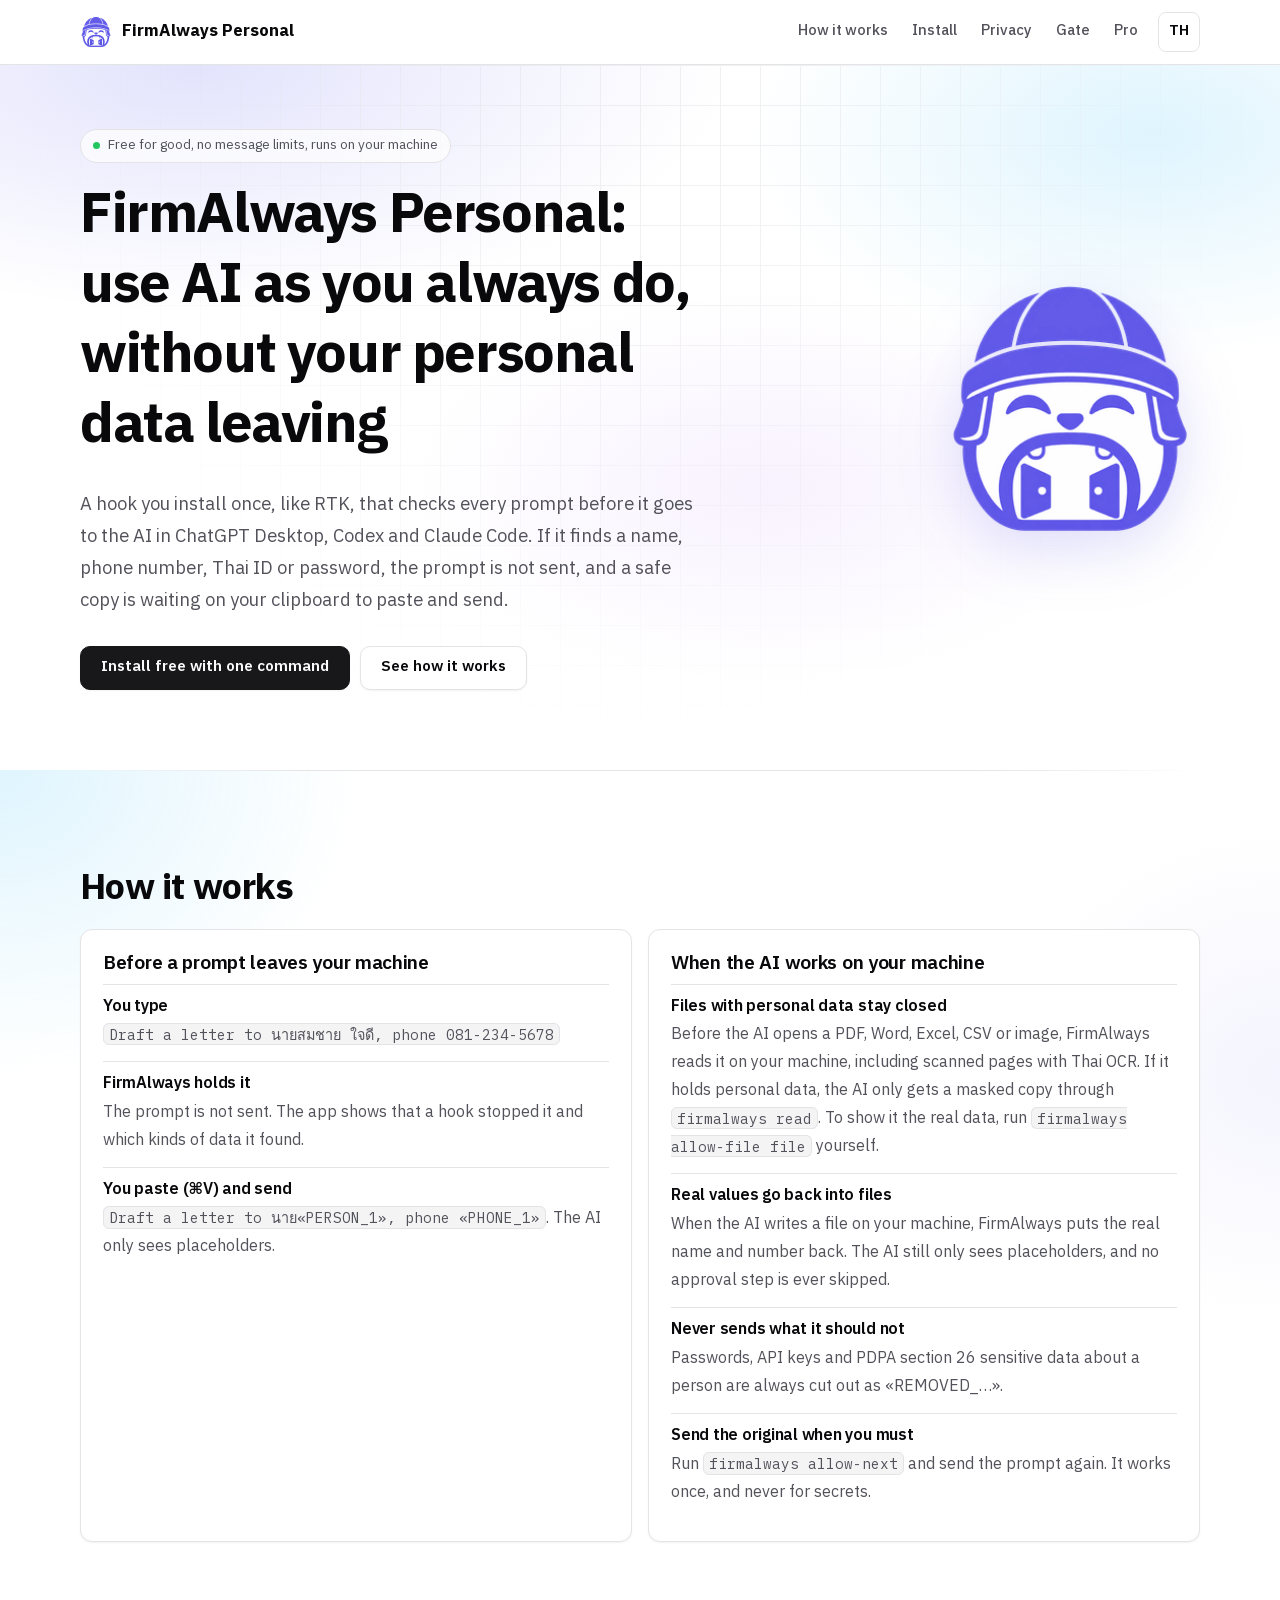
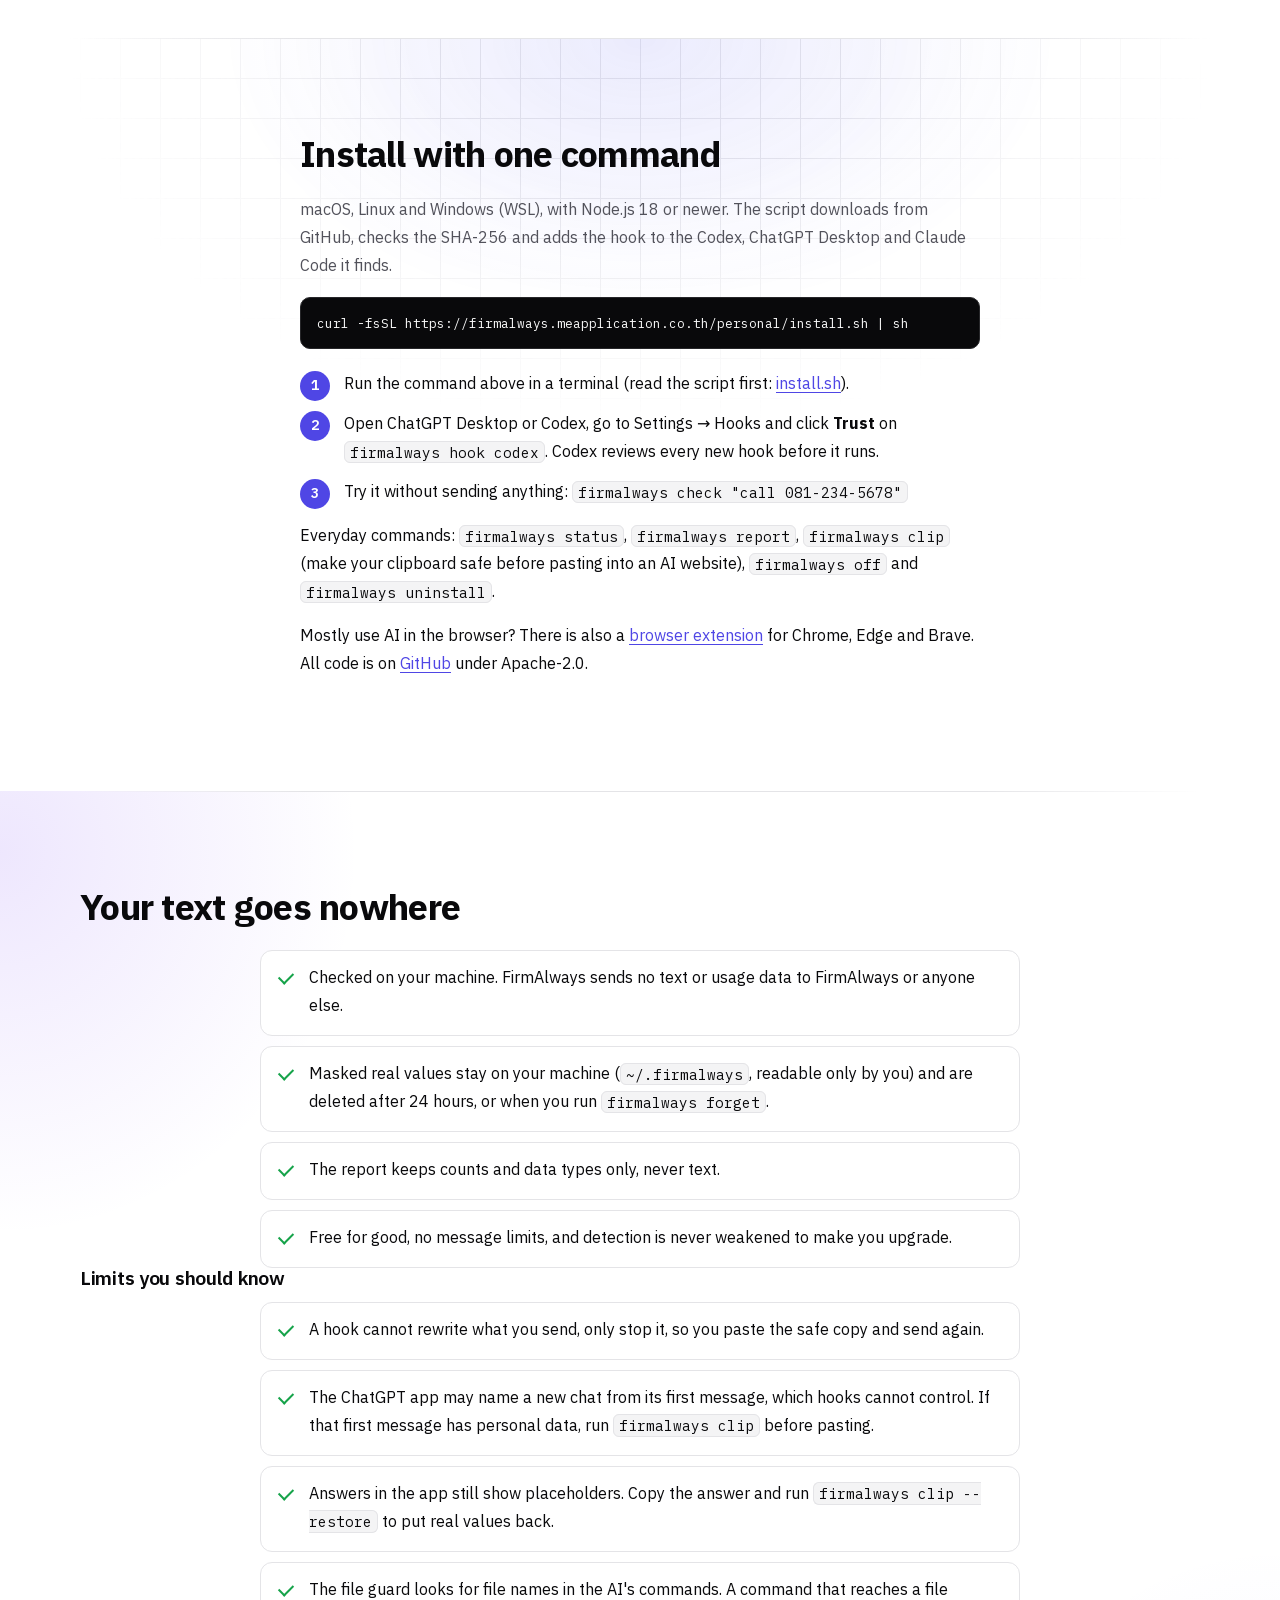
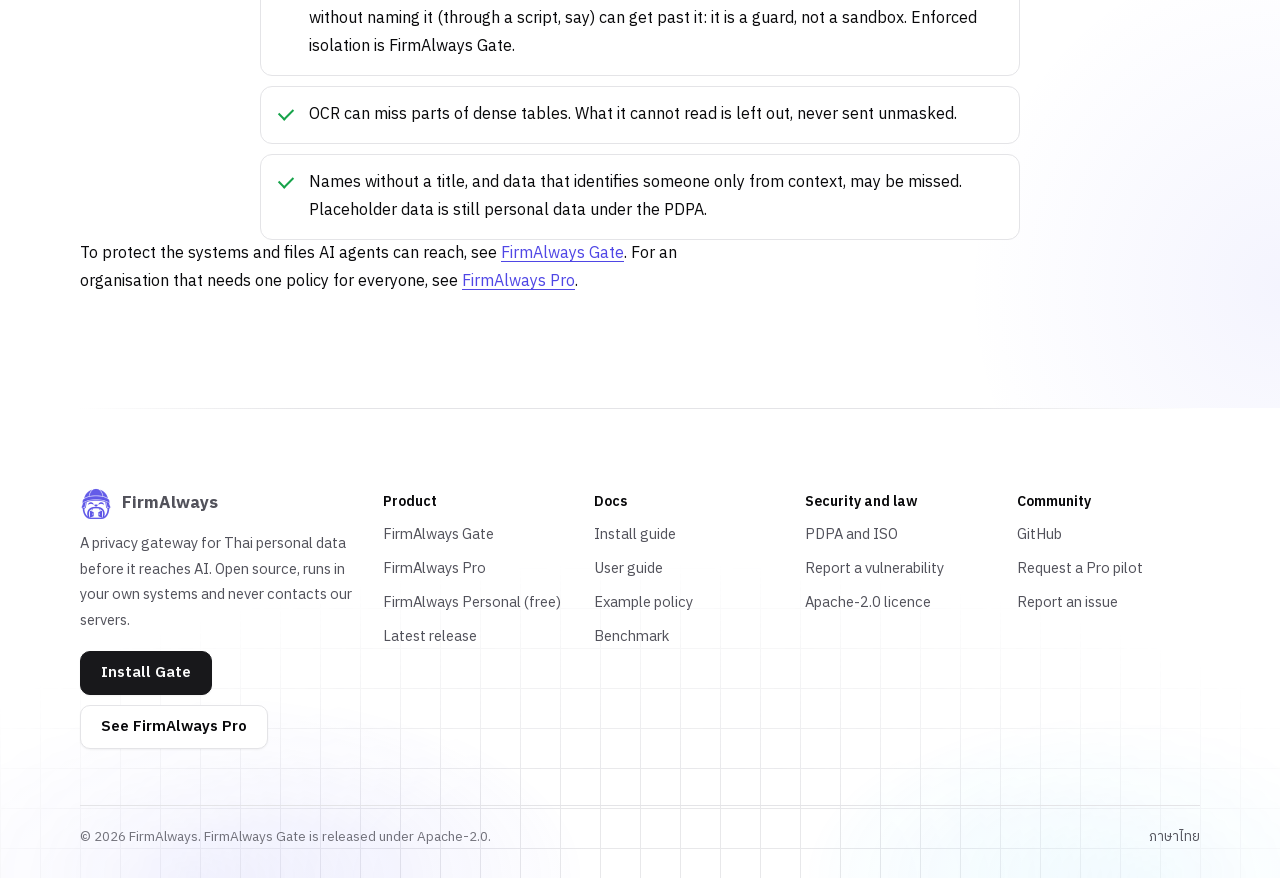
<file: en/personal/index.html>
<!doctype html>
<html lang="en">
<head>
  <meta charset="utf-8">
  <meta name="viewport" content="width=device-width, initial-scale=1">
  <title>FirmAlways Personal</title>
  <meta name="description" content="Free RTK-style hook for ChatGPT Desktop, Codex and Claude Code: checks prompts on your machine and stops names, phones, Thai IDs and passwords reaching AI.">
  <link rel="canonical" href="https://firmalways.meapplication.co.th/en/personal/">
  <link rel="alternate" hreflang="th" href="https://firmalways.meapplication.co.th/personal/">
  <link rel="alternate" hreflang="en" href="https://firmalways.meapplication.co.th/en/personal/">
  <link rel="alternate" hreflang="x-default" href="https://firmalways.meapplication.co.th/personal/">
  <meta name="theme-color" content="#4f46e5">
  <link rel="icon" href="../../assets/brand/favicon.ico?v=2" sizes="48x48">
  <link rel="icon" href="../../assets/brand/favicon-32.png?v=2" type="image/png" sizes="32x32">
  <link rel="apple-touch-icon" href="../../assets/brand/apple-touch-icon.png?v=2">
  <link rel="manifest" href="../../site.webmanifest">
  <link rel="stylesheet" href="../../assets/style.css?v=7">
  <meta property="og:type" content="website">
  <meta property="og:site_name" content="FirmAlways">
  <meta property="og:title" content="FirmAlways Personal">
  <meta property="og:description" content="A free hook that checks your prompt on your machine before it reaches an AI. For ChatGPT Desktop, Codex and Claude Code.">
  <meta property="og:url" content="https://firmalways.meapplication.co.th/en/personal/">
  <meta property="og:image" content="https://firmalways.meapplication.co.th/assets/brand/og-image.png?v=2">
  <meta property="og:image:width" content="1200">
  <meta property="og:image:height" content="630">
  <meta property="og:locale" content="en_US">
  <meta property="og:locale:alternate" content="th_TH">
  <meta name="twitter:card" content="summary_large_image">
  <meta name="twitter:title" content="FirmAlways Personal">
  <meta name="twitter:description" content="A free hook that checks your prompt on your machine before it reaches an AI. For ChatGPT Desktop, Codex and Claude Code.">
  <meta name="twitter:image" content="https://firmalways.meapplication.co.th/assets/brand/og-image.png?v=2">
  <script type="application/ld+json">
{
  "@context": "https://schema.org",
  "@graph": [
    {
      "@type": "WebPage",
      "@id": "https://firmalways.meapplication.co.th/en/personal/#page",
      "url": "https://firmalways.meapplication.co.th/en/personal/",
      "name": "FirmAlways Personal",
      "inLanguage": "en",
      "isPartOf": {
        "@id": "https://firmalways.meapplication.co.th/#website"
      },
      "publisher": {
        "@type": "Organization",
        "name": "FirmAlways",
        "url": "https://firmalways.meapplication.co.th/"
      }
    },
    {
      "@type": "SoftwareApplication",
      "name": "FirmAlways Personal",
      "applicationCategory": "SecurityApplication",
      "operatingSystem": "Chrome, Edge, Brave, Arc",
      "softwareVersion": "0.3.0",
      "description": "Free browser extension that masks names, phone numbers, Thai ID numbers, addresses and passwords before ChatGPT, Claude or Gemini see them. Local, no terminal.",
      "url": "https://firmalways.meapplication.co.th/en/personal/",
      "downloadUrl": "https://github.com/firmalways/personal/releases/latest",
      "license": "https://www.apache.org/licenses/LICENSE-2.0",
      "offers": {
        "@type": "Offer",
        "price": "0",
        "priceCurrency": "THB"
      },
      "publisher": {
        "@type": "Organization",
        "name": "FirmAlways",
        "url": "https://firmalways.meapplication.co.th/"
      }
    },
    {
      "@type": "BreadcrumbList",
      "itemListElement": [
        {
          "@type": "ListItem",
          "position": 1,
          "name": "FirmAlways Gate",
          "item": "https://firmalways.meapplication.co.th/en/"
        },
        {
          "@type": "ListItem",
          "position": 2,
          "name": "FirmAlways Personal",
          "item": "https://firmalways.meapplication.co.th/en/personal/"
        }
      ]
    }
  ]
}
  </script>
</head>
<body>
<a class="skip" href="#main">Skip to content</a>
<header class="site-header">
  <div class="wrap">
    <a class="brand" href="../"><img src="../../assets/brand/logo-64.png?v=2" alt="" width="32" height="32">FirmAlways Personal</a>
    <nav class="nav" aria-label="Main menu">
      <a href="#how">How it works</a>
      <a href="#install">Install</a>
      <a href="#privacy">Privacy</a>
      <a href="../">Gate</a>
      <a href="../pro/">Pro</a>
      <a class="lang" href="../../personal/" hreflang="th" lang="th" title="ภาษาไทย">TH</a>
    </nav>
  </div>
</header>

<main id="main">
  <section class="hero" aria-labelledby="hero-title">
    <div class="wrap">
      <div class="hero-grid">
        <div>
          <p class="pill">Free for good, no message limits, runs on your machine</p>
          <h1 id="hero-title">FirmAlways Personal: use AI as you always do, without your personal data leaving</h1>
          <p class="lead">A hook you install once, like RTK, that checks every prompt before it goes to the AI in ChatGPT Desktop, Codex and Claude Code. If it finds a name, phone number, Thai ID or password, the prompt is not sent, and a safe copy is waiting on your clipboard to paste and send.</p>
          <div class="actions">
            <a class="button primary" href="#install">Install free with one command</a>
            <a class="button" href="#how">See how it works</a>
          </div>
        </div>
        <img src="../../assets/brand/logo-256.png?v=2" alt="FirmAlways mascot, the data gatekeeper" width="260" height="260" fetchpriority="high">
      </div>
    </div>
  </section>

  <section id="how" data-glow="sky" aria-labelledby="how-title">
    <div class="wrap">
      <h2 id="how-title">How it works</h2>
      <div class="groups">
        <div class="group">
          <h3>Before a prompt leaves your machine</h3>
          <div class="item"><h4>You type</h4><p><code>Draft a letter to นายสมชาย ใจดี, phone 081-234-5678</code></p></div>
          <div class="item"><h4>FirmAlways holds it</h4><p>The prompt is not sent. The app shows that a hook stopped it and which kinds of data it found.</p></div>
          <div class="item"><h4>You paste (⌘V) and send</h4><p><code>Draft a letter to นาย«PERSON_1», phone «PHONE_1»</code>. The AI only sees placeholders.</p></div>
        </div>
        <div class="group">
          <h3>When the AI works on your machine</h3>
          <div class="item"><h4>Files with personal data stay closed</h4><p>Before the AI opens a PDF, Word, Excel, CSV or image, FirmAlways reads it on your machine, including scanned pages with Thai OCR. If it holds personal data, the AI only gets a masked copy through <code>firmalways read</code>. To show it the real data, run <code>firmalways allow-file file</code> yourself.</p></div>
          <div class="item"><h4>Real values go back into files</h4><p>When the AI writes a file on your machine, FirmAlways puts the real name and number back. The AI still only sees placeholders, and no approval step is ever skipped.</p></div>
          <div class="item"><h4>Never sends what it should not</h4><p>Passwords, API keys and PDPA section 26 sensitive data about a person are always cut out as «REMOVED_…».</p></div>
          <div class="item"><h4>Send the original when you must</h4><p>Run <code>firmalways allow-next</code> and send the prompt again. It works once, and never for secrets.</p></div>
        </div>
      </div>
    </div>
  </section>

  <section id="install" class="install" data-glow="indigo" aria-labelledby="install-title">
    <div class="wrap prose">
      <h2 id="install-title">Install with one command</h2>
      <p class="muted">macOS, Linux and Windows (WSL), with Node.js 18 or newer. The script downloads from GitHub, checks the SHA-256 and adds the hook to the Codex, ChatGPT Desktop and Claude Code it finds.</p>
      <pre><code>curl -fsSL https://firmalways.meapplication.co.th/personal/install.sh | sh</code></pre>
      <ol class="steps-install">
        <li>Run the command above in a terminal (read the script first: <a href="../../personal/install.sh">install.sh</a>).</li>
        <li>Open ChatGPT Desktop or Codex, go to Settings → Hooks and click <strong>Trust</strong> on <code>firmalways hook codex</code>. Codex reviews every new hook before it runs.</li>
        <li>Try it without sending anything: <code>firmalways check "call 081-234-5678"</code></li>
      </ol>
      <p>Everyday commands: <code>firmalways status</code>, <code>firmalways report</code>, <code>firmalways clip</code> (make your clipboard safe before pasting into an AI website), <code>firmalways off</code> and <code>firmalways uninstall</code>.</p>
      <p>Mostly use AI in the browser? There is also a <a href="https://github.com/firmalways/personal/releases/latest">browser extension</a> for Chrome, Edge and Brave. All code is on <a href="https://github.com/firmalways/personal">GitHub</a> under Apache-2.0.</p>
    </div>
  </section>

  <section id="privacy" data-glow="violet" aria-labelledby="privacy-title">
    <div class="wrap">
      <h2 id="privacy-title">Your text goes nowhere</h2>
      <ul class="checks">
        <li>Checked on your machine. FirmAlways sends no text or usage data to FirmAlways or anyone else.</li>
        <li>Masked real values stay on your machine (<code>~/.firmalways</code>, readable only by you) and are deleted after 24 hours, or when you run <code>firmalways forget</code>.</li>
        <li>The report keeps counts and data types only, never text.</li>
        <li>Free for good, no message limits, and detection is never weakened to make you upgrade.</li>
      </ul>
      <h3 class="spaced">Limits you should know</h3>
      <ul class="checks">
        <li>A hook cannot rewrite what you send, only stop it, so you paste the safe copy and send again.</li>
        <li>The ChatGPT app may name a new chat from its first message, which hooks cannot control. If that first message has personal data, run <code>firmalways clip</code> before pasting.</li>
        <li>Answers in the app still show placeholders. Copy the answer and run <code>firmalways clip --restore</code> to put real values back.</li>
        <li>The file guard looks for file names in the AI's commands. A command that reaches a file without naming it (through a script, say) can get past it: it is a guard, not a sandbox. Enforced isolation is FirmAlways Gate.</li>
        <li>OCR can miss parts of dense tables. What it cannot read is left out, never sent unmasked.</li>
        <li>Names without a title, and data that identifies someone only from context, may be missed. Placeholder data is still personal data under the PDPA.</li>
      </ul>
      <p class="prose spaced">To protect the systems and files AI agents can reach, see <a href="../">FirmAlways Gate</a>. For an organisation that needs one policy for everyone, see <a href="../pro/">FirmAlways Pro</a>.</p>
    </div>
  </section>
</main>

<footer class="site-footer">
  <div class="wrap">
    <div class="footer-grid">
      <div class="footer-brand">
        <a class="brand" href="../../en/"><img src="../../assets/brand/logo-64.png?v=2" alt="" width="32" height="32">FirmAlways</a>
        <p>A privacy gateway for Thai personal data before it reaches AI. Open source, runs in your own systems and never contacts our servers.</p>
        <div class="actions">
          <a class="button primary" href="../../en/#install">Install Gate</a>
          <a class="button" href="../../en/pro/">See FirmAlways Pro</a>
        </div>
      </div>
      <nav aria-labelledby="footer-col-0"><h2 class="footer-title" id="footer-col-0">Product</h2><ul class="footer-links">
        <li><a href="../../en/">FirmAlways Gate</a></li>
        <li><a href="../../en/pro/">FirmAlways Pro</a></li>
        <li><a href="../personal/">FirmAlways Personal (free)</a></li>
        <li><a href="https://github.com/firmalways/gate/releases/latest">Latest release</a></li>
      </ul></nav>
      <nav aria-labelledby="footer-col-1"><h2 class="footer-title" id="footer-col-1">Docs</h2><ul class="footer-links">
        <li><a href="../../en/#install">Install guide</a></li>
        <li><a href="https://github.com/firmalways/gate#readme">User guide</a></li>
        <li><a href="https://github.com/firmalways/gate/blob/main/policy.example.toml">Example policy</a></li>
        <li><a href="https://github.com/firmalways/gate/blob/main/docs/benchmark.md">Benchmark</a></li>
      </ul></nav>
      <nav aria-labelledby="footer-col-2"><h2 class="footer-title" id="footer-col-2">Security and law</h2><ul class="footer-links">
        <li><a href="../../en/#law">PDPA and ISO</a></li>
        <li><a href="https://github.com/firmalways/gate/blob/main/SECURITY.md">Report a vulnerability</a></li>
        <li><a href="https://github.com/firmalways/gate/blob/main/LICENSE">Apache-2.0 licence</a></li>
      </ul></nav>
      <nav aria-labelledby="footer-col-3"><h2 class="footer-title" id="footer-col-3">Community</h2><ul class="footer-links">
        <li><a href="https://github.com/firmalways">GitHub</a></li>
        <li><a href="https://github.com/firmalways/gate/discussions/new?category=pro">Request a Pro pilot</a></li>
        <li><a href="https://github.com/firmalways/gate/issues">Report an issue</a></li>
      </ul></nav>
    </div>
    <div class="footer-bottom">
      <span>© 2026 FirmAlways. FirmAlways Gate is released under Apache-2.0.</span>
      <span><a href="../../personal/" hreflang="th" lang="th">ภาษาไทย</a></span>
    </div>
  </div>
</footer>
</body>
</html>
</file>
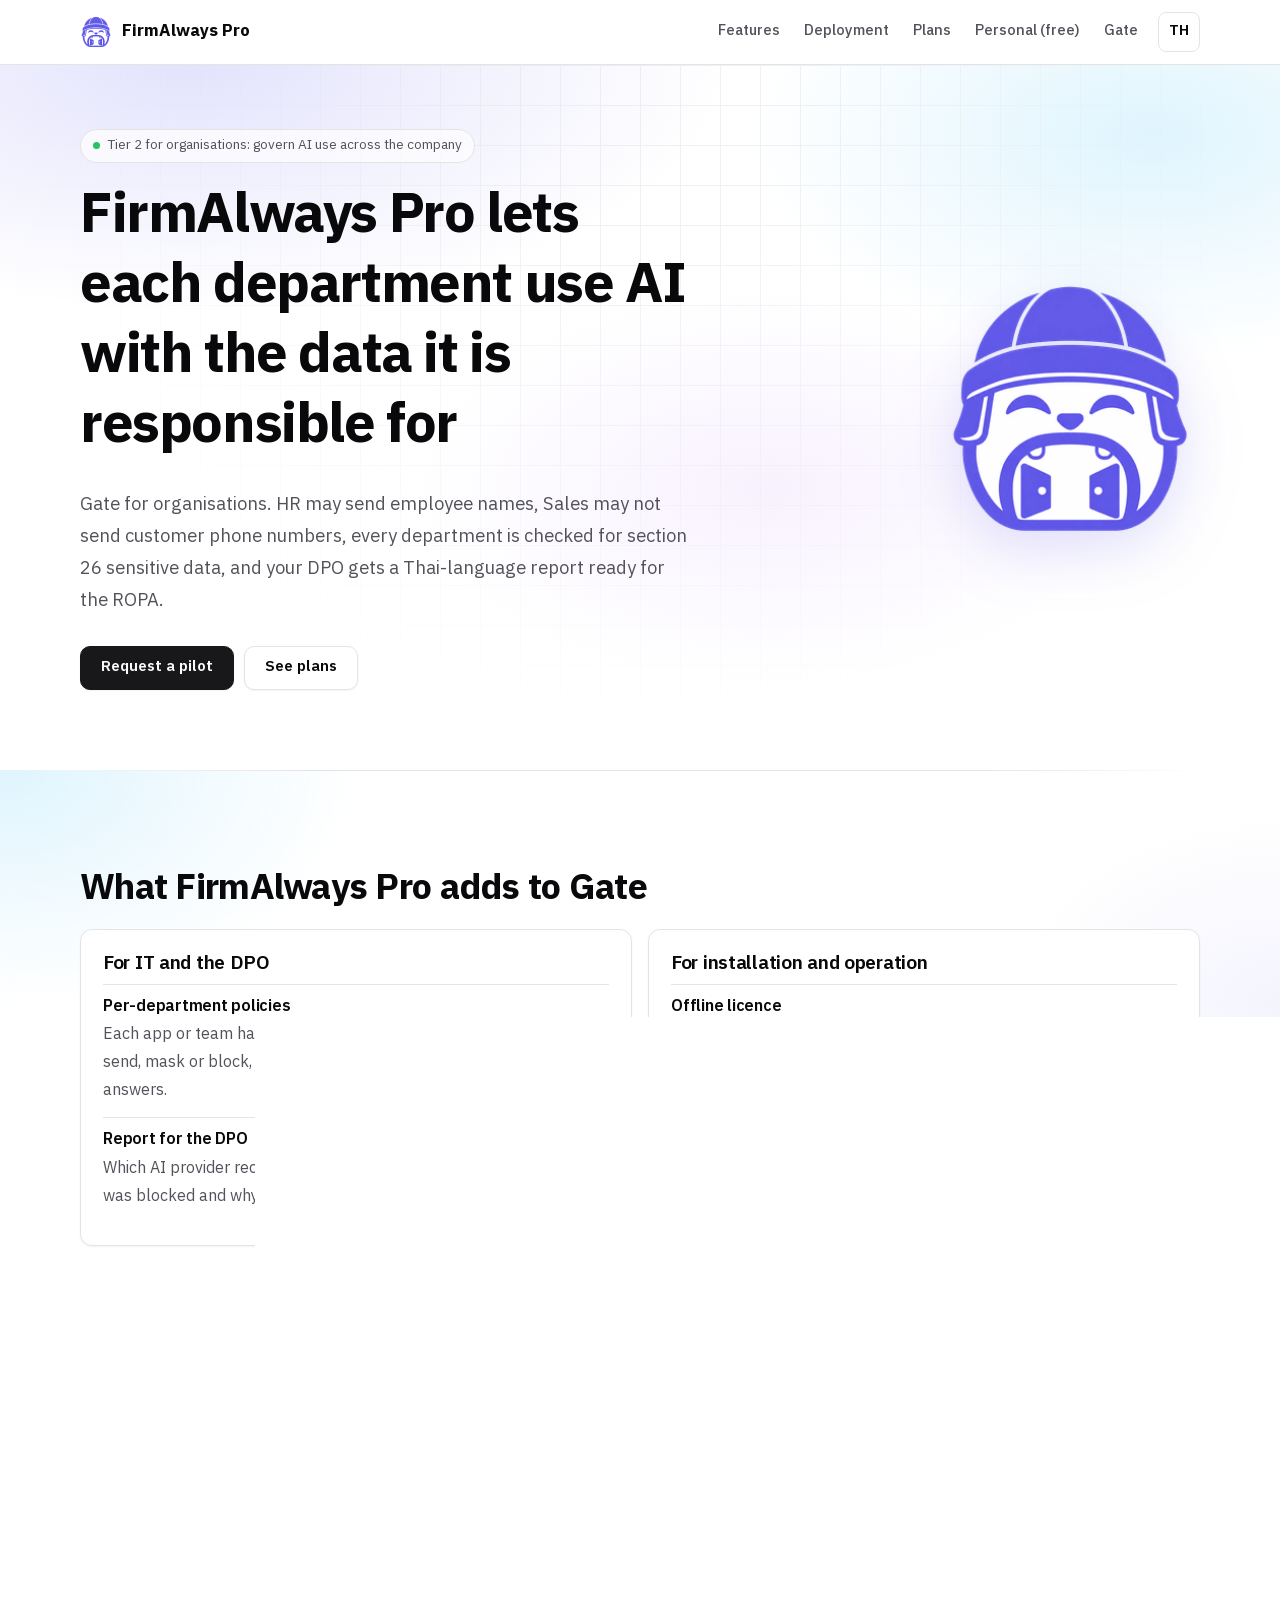
<file: en/pro/index.html>
<!doctype html>
<html lang="en">
<head>
  <meta charset="utf-8">
  <meta name="viewport" content="width=device-width, initial-scale=1">
  <title>FirmAlways Pro</title>
  <meta name="description" content="FirmAlways Pro adds per-department data policies, a PDPA report for your DPO and an offline licence, installed in your own cloud or office.">
  <link rel="canonical" href="https://firmalways.meapplication.co.th/en/pro/">
  <link rel="alternate" hreflang="th" href="https://firmalways.meapplication.co.th/pro/">
  <link rel="alternate" hreflang="en" href="https://firmalways.meapplication.co.th/en/pro/">
  <link rel="alternate" hreflang="x-default" href="https://firmalways.meapplication.co.th/pro/">
  <meta name="theme-color" content="#4f46e5">
  <link rel="icon" href="../../assets/brand/favicon.ico?v=2" sizes="48x48">
  <link rel="icon" href="../../assets/brand/favicon-32.png?v=2" type="image/png" sizes="32x32">
  <link rel="apple-touch-icon" href="../../assets/brand/apple-touch-icon.png?v=2">
  <link rel="manifest" href="../../site.webmanifest">
  <link rel="stylesheet" href="../../assets/style.css?v=7">
  <meta property="og:type" content="website">
  <meta property="og:site_name" content="FirmAlways">
  <meta property="og:title" content="FirmAlways Pro">
  <meta property="og:description" content="Per-department data policies, PDPA reports for your DPO and an offline licence, installed in your cloud or office.">
  <meta property="og:url" content="https://firmalways.meapplication.co.th/en/pro/">
  <meta property="og:image" content="https://firmalways.meapplication.co.th/assets/brand/og-image.png?v=2">
  <meta property="og:image:width" content="1200">
  <meta property="og:image:height" content="630">
  <meta property="og:locale" content="en_US">
  <meta property="og:locale:alternate" content="th_TH">
  <meta name="twitter:card" content="summary_large_image">
  <meta name="twitter:title" content="FirmAlways Pro">
  <meta name="twitter:description" content="Per-department data policies, PDPA reports for your DPO and an offline licence.">
  <meta name="twitter:image" content="https://firmalways.meapplication.co.th/assets/brand/og-image.png?v=2">
  <script type="application/ld+json">
  {
    "@context": "https://schema.org",
    "@graph": [
      {
        "@type": "WebPage",
        "@id": "https://firmalways.meapplication.co.th/en/pro/#page",
        "url": "https://firmalways.meapplication.co.th/en/pro/",
        "name": "FirmAlways Pro",
        "inLanguage": "en",
        "isPartOf": { "@id": "https://firmalways.meapplication.co.th/#website" },
        "publisher": { "@type": "Organization", "name": "FirmAlways", "url": "https://firmalways.meapplication.co.th/" }
      },
      {
        "@type": "BreadcrumbList",
        "itemListElement": [
          { "@type": "ListItem", "position": 1, "name": "FirmAlways Gate", "item": "https://firmalways.meapplication.co.th/en/" },
          { "@type": "ListItem", "position": 2, "name": "FirmAlways Pro", "item": "https://firmalways.meapplication.co.th/en/pro/" }
        ]
      }
    ]
  }
  </script>
</head>
<body>
<a class="skip" href="#main">Skip to content</a>
<header class="site-header">
  <div class="wrap">
    <a class="brand" href="../"><img src="../../assets/brand/logo-64.png?v=2" alt="" width="32" height="32">FirmAlways Pro</a>
    <nav class="nav" aria-label="Main menu">
      <a href="#features">Features</a>
      <a href="#deploy">Deployment</a>
      <a href="#plans">Plans</a>
      <a href="../personal/">Personal (free)</a>
      <a href="../">Gate</a>
      <a class="lang" href="../../pro/" hreflang="th" lang="th" title="ภาษาไทย">TH</a>
    </nav>
  </div>
</header>

<main id="main">
  <section class="hero" aria-labelledby="hero-title">
    <div class="wrap">
      <div class="hero-grid">
        <div>
          <p class="pill">Tier 2 for organisations: govern AI use across the company</p>
          <h1 id="hero-title">FirmAlways Pro lets each department use AI with the data it is responsible for</h1>
          <p class="lead">Gate for organisations. HR may send employee names, Sales may not send customer phone numbers, every department is checked for section 26 sensitive data, and your DPO gets a Thai-language report ready for the ROPA.</p>
          <div class="actions">
            <a class="button primary" href="https://github.com/firmalways/gate/discussions/new?category=pro">Request a pilot</a>
            <a class="button" href="#plans">See plans</a>
          </div>
        </div>
        <img src="../../assets/brand/logo-256.png?v=2" alt="The FirmAlways mascot, a data gatekeeper in a purple hat" width="280" height="280" fetchpriority="high">
      </div>
    </div>
  </section>

  <section id="features" data-glow="sky" aria-labelledby="features-title">
    <div class="wrap">
      <h2 id="features-title">What FirmAlways Pro adds to Gate</h2>
      <div class="groups">
        <div class="group">
          <h3>For IT and the DPO</h3>
          <div class="item"><h4>Per-department policies</h4><p>Each app or team has its own key. Decide which data types it may send, mask or block, which models it may use, and what to redact in answers.</p></div>
          <div class="item"><h4>Report for the DPO</h4><p>Which AI provider received which kinds of data, masked or as is, what was blocked and why, per department, in Thai.</p></div>
        </div>
        <div class="group">
          <h3>For installation and operation</h3>
          <div class="item"><h4>Offline licence</h4><p>Signature checked on your machine. No internet needed, and no usage data sent back to us.</p></div>
          <div class="item"><h4>Installation help</h4><p>We set up policies, connect the AI providers you use, and roll out the browser extension to employees.</p></div>
        </div>
      </div>
      <p class="prose after-groups">Every plan includes all of <a href="../">Gate's features</a>: Thai data masking, section 26 blocking, answer scanning and file inspection.</p>
    </div>
  </section>

  <section id="deploy" data-glow="violet" aria-labelledby="deploy-title">
    <div class="wrap">
      <h2 id="deploy-title">Your data stays in your systems</h2>
      <div class="deploy">
        <article><h3>Your cloud</h3><p>Deploy with Docker on AWS, Azure, Google Cloud or a Thai cloud you already use, connected to your own AI account such as Azure OpenAI or AWS Bedrock.</p></article>
        <article><h3>Your office</h3><p>Install on an internal server. Works without internet when requests go to a local model.</p></article>
      </div>
      <ul class="promises">
        <li>We have no access to your systems, prompts or audit log.</li>
        <li>Pro never contacts our servers, neither to check the licence nor while running.</li>
      </ul>
    </div>
  </section>

  <section id="plans" data-glow="indigo" aria-labelledby="plans-title">
    <div class="wrap">
      <h2 id="plans-title">FirmAlways Pro plans</h2>
      <p class="prose">Pricing depends on the number of users and how you deploy. Contact us for a quote.</p>
      <div class="plans">
        <div class="plan featured"><h3>Pilot</h3><p class="who">Try it with one team before you decide</p><ul><li>Per-department policies</li><li>Report for the DPO</li><li>Installation help</li></ul></div>
        <div class="plan"><h3>Team</h3><p class="who">Organisations starting to use AI across teams</p><ul><li>Everything in Pilot</li><li>New versions</li><li>Email support</li></ul></div>
        <div class="plan"><h3>Business</h3><p class="who">Organisations with several departments and a DPO</p><ul><li>Everything in Team</li><li>Policy setup per department</li><li>Monthly report</li></ul></div>
        <div class="plan"><h3>Enterprise</h3><p class="who">Regulated businesses such as finance and hospitals</p><ul><li>Everything in Business</li><li>On-premises installation</li><li>Contract terms to fit</li></ul></div>
      </div>
      <div class="actions">
        <a class="button primary" href="https://github.com/firmalways/gate/discussions/new?category=pro">Request a pilot</a>
      </div>
      <p class="demo-note">Pilot requests go through GitHub Discussions, which is public. Write only your organisation's name, team size and what you need, with no personal details. We will contact you to discuss the rest.</p>
    </div>
  </section>
</main>

<footer class="site-footer">
  <div class="wrap">
    <div class="footer-grid">
      <div class="footer-brand">
        <a class="brand" href="../../en/"><img src="../../assets/brand/logo-64.png?v=2" alt="" width="32" height="32">FirmAlways</a>
        <p>A privacy gateway for Thai personal data before it reaches AI. Open source, runs in your own systems and never contacts our servers.</p>
        <div class="actions">
          <a class="button primary" href="../../en/#install">Install Gate</a>
          <a class="button" href="../../en/pro/">See FirmAlways Pro</a>
        </div>
      </div>
      <nav aria-labelledby="footer-col-0"><h2 class="footer-title" id="footer-col-0">Product</h2><ul class="footer-links">
        <li><a href="../../en/">FirmAlways Gate</a></li>
        <li><a href="../../en/pro/">FirmAlways Pro</a></li>
        <li><a href="../personal/">FirmAlways Personal (free)</a></li>
        <li><a href="https://github.com/firmalways/gate/releases/latest">Latest release</a></li>
      </ul></nav>
      <nav aria-labelledby="footer-col-1"><h2 class="footer-title" id="footer-col-1">Docs</h2><ul class="footer-links">
        <li><a href="../../en/#install">Install guide</a></li>
        <li><a href="https://github.com/firmalways/gate#readme">User guide</a></li>
        <li><a href="https://github.com/firmalways/gate/blob/main/policy.example.toml">Example policy</a></li>
        <li><a href="https://github.com/firmalways/gate/blob/main/docs/benchmark.md">Benchmark</a></li>
      </ul></nav>
      <nav aria-labelledby="footer-col-2"><h2 class="footer-title" id="footer-col-2">Security and law</h2><ul class="footer-links">
        <li><a href="../../en/#law">PDPA and ISO</a></li>
        <li><a href="https://github.com/firmalways/gate/blob/main/SECURITY.md">Report a vulnerability</a></li>
        <li><a href="https://github.com/firmalways/gate/blob/main/LICENSE">Apache-2.0 licence</a></li>
      </ul></nav>
      <nav aria-labelledby="footer-col-3"><h2 class="footer-title" id="footer-col-3">Community</h2><ul class="footer-links">
        <li><a href="https://github.com/firmalways">GitHub</a></li>
        <li><a href="https://github.com/firmalways/gate/discussions/new?category=pro">Request a Pro pilot</a></li>
        <li><a href="https://github.com/firmalways/gate/issues">Report an issue</a></li>
      </ul></nav>
    </div>
    <div class="footer-bottom">
      <span>© 2026 FirmAlways. FirmAlways Gate is released under Apache-2.0.</span>
      <span><a href="../../pro/" hreflang="th" lang="th">ภาษาไทย</a></span>
    </div>
  </div>
</footer>
</body>
</html>
</file>
<file: assets/style.css>
@import url("fonts.css");

/* Modern neutral system (zinc greys, indigo accent), inspired by shadcn/ui.
   Red = blocked or risky. Blue = masked safely («placeholders»). */
:root {
  --bg: #ffffff;
  --fg: #09090b;
  --muted: #f4f4f5;
  --muted-fg: #52525b;
  --subtle-fg: #71717a;
  --border: #e4e4e7;
  --card: #ffffff;
  --primary: #18181b;
  --primary-fg: #fafafa;
  --accent: #4f46e5;
  --accent-soft: #eef2ff;
  --red: #dc2626;
  --red-soft: #fef2f2;
  --red-border: #fecaca;
  --blue: #2563eb;
  --blue-soft: #eff6ff;
  --blue-border: #bfdbfe;
  --radius: 12px;
  --shadow-sm: 0 1px 2px rgba(9, 9, 11, 0.05);
  --shadow: 0 1px 3px rgba(9, 9, 11, 0.08), 0 8px 24px rgba(9, 9, 11, 0.06);
  --font: "IBM Plex Sans Thai", "Thonburi", "Leelawadee UI", system-ui, sans-serif;
  --code: "IBM Plex Mono", ui-monospace, "SFMono-Regular", Menlo, monospace;
  --measure: 68ch;
  color-scheme: light;
}

* { box-sizing: border-box; }
html { -webkit-text-size-adjust: 100%; scroll-behavior: smooth; }
@media (prefers-reduced-motion: reduce) { html { scroll-behavior: auto; } }
body { margin: 0; background: var(--bg); color: var(--fg); font: 400 1rem/1.75 var(--font); -webkit-font-smoothing: antialiased; }
a { color: var(--accent); text-underline-offset: 0.2em; }
a:hover { color: #3730a3; }
a:focus-visible, button:focus-visible, textarea:focus-visible, summary:focus-visible {
  outline: 2px solid var(--accent);
  outline-offset: 3px;
  border-radius: 6px;
}
img { max-width: 100%; height: auto; }

.wrap { width: min(100% - 32px, 1120px); margin-inline: auto; }
.prose { max-width: var(--measure); }
.skip { position: absolute; left: -999px; }
.skip:focus { left: 16px; top: 8px; background: var(--bg); padding: 8px 12px; z-index: 20; }

/* Header */
.site-header { position: sticky; top: 0; z-index: 10; border-bottom: 1px solid var(--border); background: rgba(255, 255, 255, 0.85); backdrop-filter: saturate(180%) blur(12px); }
.site-header .wrap { display: flex; align-items: center; justify-content: space-between; gap: 16px; min-height: 64px; flex-wrap: wrap; }
.brand { display: flex; align-items: center; gap: 10px; color: var(--fg); text-decoration: none; font-weight: 700; font-size: 1.05rem; }
.brand img { width: 32px; height: 32px; }
.nav { display: flex; align-items: center; gap: 4px; flex-wrap: wrap; font-size: 0.92rem; font-weight: 500; }
.nav a { color: var(--muted-fg); text-decoration: none; padding: 6px 10px; border-radius: 8px; }
.nav a:hover { color: var(--fg); background: var(--muted); }
.nav a.lang { margin-left: 6px; border: 1px solid var(--border); color: var(--fg); font-weight: 600; }

/* Type */
h1, h2, h3, h4 { line-height: 1.25; margin: 0 0 0.5em; color: var(--fg); letter-spacing: -0.015em; }
h1 { font-size: clamp(2.1rem, 4.8vw, 3.5rem); font-weight: 700; letter-spacing: -0.025em; max-width: 18ch; }
h2 { font-size: clamp(1.65rem, 3vw, 2.25rem); font-weight: 700; letter-spacing: -0.02em; }
h3 { font-size: 1.2rem; font-weight: 600; }
h4 { font-size: 1rem; font-weight: 600; margin-bottom: 0.3em; }
p { margin: 0 0 1em; }
.lead { font-size: 1.15rem; color: var(--muted-fg); max-width: 56ch; }
.muted { color: var(--muted-fg); }
.small { font-size: 0.9rem; color: var(--subtle-fg); }

section { position: relative; isolation: isolate; padding: 96px 0; }
/* Sections flow on one white canvas: a fading hairline between them, and a soft glow
   from the hero's gradient family, colour-coded by meaning. */
section:not(.hero)::before {
  content: "";
  position: absolute;
  top: 0;
  left: 50%;
  width: min(100% - 32px, 1120px);
  height: 1px;
  transform: translateX(-50%);
  background: linear-gradient(90deg, transparent, var(--border) 20%, var(--border) 80%, transparent);
}
section[data-glow]::after { content: ""; position: absolute; inset: 0; z-index: -1; pointer-events: none; }
section[data-glow="sky"]::after {
  background:
    radial-gradient(40% 50% at 0% 0%, rgba(56, 189, 248, 0.16), transparent 70%),
    radial-gradient(30% 40% at 100% 35%, rgba(99, 102, 241, 0.07), transparent 70%);
}
section[data-glow="indigo"]::after {
  background:
    radial-gradient(50% 55% at 50% 0%, rgba(99, 102, 241, 0.16), transparent 70%),
    linear-gradient(var(--border) 1px, transparent 1px) 0 0 / 40px 40px,
    linear-gradient(90deg, var(--border) 1px, transparent 1px) 0 0 / 40px 40px;
  -webkit-mask-image: radial-gradient(ellipse 60% 70% at 50% 0%, #000 30%, transparent 75%);
  mask-image: radial-gradient(ellipse 60% 70% at 50% 0%, #000 30%, transparent 75%);
  opacity: 0.8;
}
section[data-glow="rose"]::after {
  background:
    radial-gradient(40% 50% at 100% 0%, rgba(244, 63, 94, 0.14), transparent 70%),
    radial-gradient(30% 40% at 0% 85%, rgba(244, 63, 94, 0.06), transparent 70%);
}
section[data-glow="violet"]::after {
  background:
    radial-gradient(40% 45% at 0% 5%, rgba(139, 92, 246, 0.15), transparent 70%),
    radial-gradient(35% 40% at 100% 90%, rgba(99, 102, 241, 0.07), transparent 70%);
}
.section-head { max-width: 760px; margin: 0 auto 40px; text-align: center; }
.section-head .lead { margin-inline: auto; }

/* Hero: soft gradient glow with a faint grid */
.hero {
  position: relative;
  padding: 64px 0 80px;
  background:
    radial-gradient(60% 50% at 15% 0%, rgba(99, 102, 241, 0.18), transparent 70%),
    radial-gradient(45% 45% at 90% 10%, rgba(56, 189, 248, 0.16), transparent 70%),
    radial-gradient(40% 40% at 60% 60%, rgba(168, 85, 247, 0.08), transparent 70%),
    #fff;
  overflow: hidden;
}
.hero::before {
  content: "";
  position: absolute;
  inset: 0;
  background-image: linear-gradient(var(--border) 1px, transparent 1px), linear-gradient(90deg, var(--border) 1px, transparent 1px);
  background-size: 40px 40px;
  -webkit-mask-image: radial-gradient(ellipse at 50% 0%, #000 20%, transparent 70%);
  mask-image: radial-gradient(ellipse at 50% 0%, #000 20%, transparent 70%);
  opacity: 0.5;
  pointer-events: none;
}
.hero > .wrap { position: relative; }
.hero-grid { display: grid; grid-template-columns: minmax(0, 1fr) 260px; gap: 40px; align-items: center; }
.hero-grid img { width: 260px; height: 260px; justify-self: end; filter: drop-shadow(0 18px 30px rgba(79, 70, 229, 0.18)); }
.pill { display: inline-flex; align-items: center; gap: 8px; border: 1px solid var(--border); background: rgba(255, 255, 255, 0.7); border-radius: 999px; padding: 4px 12px; font-size: 0.85rem; color: var(--muted-fg); margin-bottom: 18px; }
.pill::before { content: ""; width: 7px; height: 7px; border-radius: 50%; background: #22c55e; }

/* Buttons */
.actions { display: flex; gap: 10px; flex-wrap: wrap; margin-top: 28px; }
.button { display: inline-flex; align-items: center; justify-content: center; height: 44px; padding: 0 20px; border-radius: 10px; font-weight: 600; font-size: 0.95rem; text-decoration: none; border: 1px solid var(--border); color: var(--fg); background: var(--bg); box-shadow: var(--shadow-sm); }
.button:hover { background: var(--muted); color: var(--fg); }
.button.primary { background: var(--primary); color: var(--primary-fg); border-color: var(--primary); }
.button.primary:hover { background: #27272a; color: var(--primary-fg); }

/* Cards */
.card { background: var(--card); border: 1px solid var(--border); border-radius: var(--radius); box-shadow: var(--shadow-sm); padding: 22px 22px 18px; }
.card p:last-child { margin-bottom: 0; }
.grid { display: grid; gap: 16px; }
.grid.cols-2 { grid-template-columns: repeat(2, minmax(0, 1fr)); }
.grid.cols-3 { grid-template-columns: repeat(3, minmax(0, 1fr)); }
.grid.cols-4 { grid-template-columns: repeat(4, minmax(0, 1fr)); }
.grid.spaced { margin-top: 16px; }
.card p { color: var(--muted-fg); }
.card.danger { border-color: var(--red-border); background: linear-gradient(var(--red-soft), #fff 60%); }
.card.safe { border-color: var(--blue-border); background: linear-gradient(var(--blue-soft), #fff 60%); }

/* Badges */
.badges { display: flex; flex-wrap: wrap; gap: 6px; margin: 4px 0 12px; padding: 0; list-style: none; }
.badge { display: inline-flex; align-items: center; border: 1px solid var(--border); border-radius: 999px; padding: 1px 10px; font-size: 0.8rem; font-weight: 500; color: var(--muted-fg); background: var(--muted); }
.badge.red { color: #b91c1c; background: var(--red-soft); border-color: var(--red-border); }
.badge.blue { color: #1d4ed8; background: var(--blue-soft); border-color: var(--blue-border); }

/* Placeholder token: blue = masked safely */
.tok { font-family: var(--code); font-size: 0.85em; color: #1d4ed8; background: var(--blue-soft); border: 1px solid var(--blue-border); border-radius: 6px; padding: 0.05em 0.4em; white-space: nowrap; }

/* Live demo */
.demo-heading { margin: 56px 0 14px; font-size: 1.25rem; }
.demo { display: grid; grid-template-columns: 1fr 1fr; border: 1px solid var(--border); border-radius: 14px; overflow: hidden; background: var(--card); box-shadow: var(--shadow); }
.demo-pane { padding: 18px 20px 20px; min-width: 0; }
.demo-pane + .demo-pane { border-left: 1px solid var(--border); background: #fafafa; }
.demo-pane label, .demo-title { display: block; font-weight: 600; font-size: 0.9rem; color: var(--muted-fg); margin-bottom: 10px; }
.demo textarea { width: 100%; min-height: 190px; resize: vertical; border: 1px solid var(--border); border-radius: 10px; background: #fff; color: var(--fg); font: 400 1rem/1.75 var(--font); padding: 10px 12px; }
.demo output { display: block; min-height: 190px; font-size: 1rem; line-height: 2; white-space: pre-wrap; overflow-wrap: anywhere; padding: 10px 0; }
.demo-status { grid-column: 1 / -1; margin: 0; border-top: 1px solid var(--border); padding: 12px 20px; font-size: 0.92rem; color: #1d4ed8; background: var(--blue-soft); }
.demo-status.blocked { color: #b91c1c; background: var(--red-soft); }
.demo-note { font-size: 0.88rem; color: var(--subtle-fg); margin-top: 12px; }

/* Detection */
.group-title { display: flex; align-items: center; gap: 10px; margin: 36px 0 14px; }
.group-title:first-of-type { margin-top: 0; }
.callout { margin-top: 20px; border: 1px solid var(--red-border); background: var(--red-soft); border-radius: var(--radius); padding: 18px 22px; }
.callout h3 { color: #b91c1c; font-size: 1.05rem; }
.callout p { margin: 0; color: #450a0a; }

/* Flowchart */
.flow { list-style: none; margin: 0; padding: 0; display: grid; grid-template-columns: repeat(5, minmax(0, 1fr)); gap: 28px; align-items: stretch; }
.flow > li { position: relative; display: flex; flex-direction: column; gap: 8px; }
.flow > li:not(:last-child)::after {
  content: "";
  position: absolute;
  top: 50%;
  right: -22px;
  width: 16px;
  height: 16px;
  border-top: 2px solid #a1a1aa;
  border-right: 2px solid #a1a1aa;
  transform: translateY(-50%) rotate(45deg);
}
.node { flex: 1; border: 1px solid var(--border); background: var(--card); border-radius: var(--radius); padding: 16px; box-shadow: var(--shadow-sm); }
.node .step { display: inline-flex; width: 24px; height: 24px; align-items: center; justify-content: center; border-radius: 50%; background: var(--primary); color: #fff; font-size: 0.8rem; font-weight: 700; margin-bottom: 8px; }
.node h3 { font-size: 1rem; margin-bottom: 4px; }
.node p { font-size: 0.9rem; color: var(--muted-fg); margin: 0; }
.node.blue { border-color: var(--blue-border); background: var(--blue-soft); }
.node.red { border-color: var(--red-border); background: var(--red-soft); }
.node.red h3 { color: #b91c1c; }
.node.blue h3 { color: #1d4ed8; }
.branch { display: flex; flex-direction: column; gap: 10px; }
.branch .node { flex: 1; }

/* Risk scenarios */
.scenario h3 { display: flex; gap: 10px; align-items: baseline; }
.scenario .num { color: var(--red); font-weight: 700; }
.scenario .result { margin-top: 10px; padding-top: 10px; border-top: 1px dashed var(--red-border); color: #7f1d1d; font-size: 0.92rem; }

/* Law */
.law-block { margin-top: 48px; }
.law-block:first-of-type { margin-top: 0; }
.steps-list { counter-reset: s; list-style: none; padding: 0; margin: 0; display: grid; gap: 10px; }
.steps-list li { counter-increment: s; position: relative; padding: 14px 16px 14px 56px; border: 1px solid var(--border); border-radius: var(--radius); background: var(--card); }
.steps-list li::before { content: counter(s); position: absolute; left: 16px; top: 14px; width: 26px; height: 26px; border-radius: 50%; display: grid; place-items: center; background: var(--red-soft); color: #b91c1c; font-weight: 700; font-size: 0.85rem; border: 1px solid var(--red-border); }
.steps-list strong { color: var(--fg); }
.disclaimer { margin-top: 20px; font-size: 0.85rem; color: var(--subtle-fg); }

/* Tables */
.table-wrap { overflow-x: auto; border: 1px solid var(--border); border-radius: var(--radius); background: var(--card); box-shadow: var(--shadow-sm); }
table { border-collapse: collapse; width: 100%; min-width: 560px; font-size: 0.95rem; }
caption { text-align: left; color: var(--subtle-fg); font-size: 0.88rem; padding: 12px 16px 0; }
th, td { text-align: left; padding: 12px 16px; border-bottom: 1px solid var(--border); vertical-align: top; }
tbody tr:last-child th, tbody tr:last-child td { border-bottom: 0; }
thead th { font-weight: 600; font-size: 0.85rem; color: var(--muted-fg); background: #fafafa; }
tbody th { font-weight: 600; }
td.num, th.num { text-align: right; font-variant-numeric: tabular-nums; }
td.win { color: var(--blue); font-weight: 600; }
td.lose { color: var(--red); }

/* Code */
pre { background: #09090b; color: #fafafa; border-radius: 10px; padding: 14px 16px; overflow-x: auto; font: 400 0.88rem/1.6 var(--code); margin: 8px 0 22px; border: 1px solid #27272a; }
code { font-family: var(--code); font-size: 0.9em; }
p code, li code, td code { background: var(--muted); border: 1px solid var(--border); padding: 0.05em 0.35em; border-radius: 6px; }
.install h3 { margin-top: 28px; }

/* Supported list */
.checks { list-style: none; padding: 0; margin: 0 auto; max-width: 760px; display: grid; gap: 10px; }
.checks li { position: relative; padding: 14px 16px 14px 48px; border: 1px solid var(--border); border-radius: var(--radius); background: var(--card); }
.checks li::before { content: ""; position: absolute; left: 18px; top: 21px; width: 12px; height: 7px; border-left: 2px solid #16a34a; border-bottom: 2px solid #16a34a; transform: rotate(-45deg); }


/* Pro page */
.groups { display: grid; grid-template-columns: repeat(2, minmax(0, 1fr)); gap: 16px; }
.group { border: 1px solid var(--border); border-radius: var(--radius); background: var(--card); padding: 22px; box-shadow: var(--shadow-sm); }
.group h3 { margin-bottom: 8px; }
.item { padding: 12px 0; border-top: 1px solid var(--border); }
.item p { margin: 0; color: var(--muted-fg); }
.after-groups { margin-top: 24px; }
.plans { display: grid; grid-template-columns: repeat(4, minmax(0, 1fr)); gap: 16px; margin-top: 8px; }
.plan { border: 1px solid var(--border); border-radius: var(--radius); background: var(--card); padding: 22px; box-shadow: var(--shadow-sm); }
.plan h3 { margin-bottom: 4px; }
.plan .who { color: var(--muted-fg); font-size: 0.92rem; min-height: 3.2em; }
.plan ul { padding-left: 1.1em; margin: 12px 0 0; color: var(--muted-fg); }
.plan.featured { border-color: var(--accent); box-shadow: 0 0 0 1px var(--accent), var(--shadow); }
.deploy { display: grid; grid-template-columns: repeat(2, minmax(0, 1fr)); gap: 16px; margin-bottom: 24px; }
.deploy article { border: 1px solid var(--border); border-radius: var(--radius); background: var(--card); padding: 22px; box-shadow: var(--shadow-sm); }
.deploy article p { margin: 0; color: var(--muted-fg); }
.promises { list-style: none; padding: 0; margin: 0; display: grid; gap: 10px; max-width: var(--measure); }
.promises li { position: relative; padding: 12px 16px 12px 46px; border: 1px solid var(--border); border-radius: var(--radius); background: var(--card); }
.promises li::before { content: ""; position: absolute; left: 18px; top: 19px; width: 12px; height: 7px; border-left: 2px solid #16a34a; border-bottom: 2px solid #16a34a; transform: rotate(-45deg); }

/* Footer: the hero's grid and glow, mirrored to fade up from the bottom */
.site-footer { position: relative; isolation: isolate; overflow: hidden; padding: 80px 0 28px; color: var(--muted-fg); font-size: 0.92rem; }
.site-footer::before {
  content: "";
  position: absolute;
  inset: 0;
  z-index: -1;
  background:
    radial-gradient(45% 60% at 15% 100%, rgba(99, 102, 241, 0.16), transparent 70%),
    radial-gradient(40% 55% at 90% 100%, rgba(56, 189, 248, 0.14), transparent 70%),
    linear-gradient(var(--border) 1px, transparent 1px) 0 0 / 40px 40px,
    linear-gradient(90deg, var(--border) 1px, transparent 1px) 0 0 / 40px 40px;
  -webkit-mask-image: radial-gradient(ellipse 80% 90% at 50% 100%, #000 25%, transparent 75%);
  mask-image: radial-gradient(ellipse 80% 90% at 50% 100%, #000 25%, transparent 75%);
  opacity: 0.85;
}
.site-footer::after {
  content: "";
  position: absolute;
  top: 0;
  left: 50%;
  width: min(100% - 32px, 1120px);
  height: 1px;
  transform: translateX(-50%);
  background: linear-gradient(90deg, transparent, var(--border) 20%, var(--border) 80%, transparent);
}
.footer-grid { display: grid; grid-template-columns: minmax(0, 1.5fr) repeat(4, minmax(0, 1fr)); gap: 32px 28px; }
.footer-brand p { margin: 12px 0 16px; max-width: 34ch; }
.footer-brand .actions { margin-top: 0; }
.footer-title { font-size: 0.88rem; font-weight: 600; color: var(--fg); margin: 6px 0 12px; letter-spacing: 0; }
.footer-links { list-style: none; padding: 0; margin: 0; display: grid; gap: 8px; }
.site-footer a { color: var(--muted-fg); text-decoration: none; }
.site-footer a:hover { color: var(--fg); }
.site-footer .button { color: var(--fg); }
.site-footer .button.primary { color: var(--primary-fg); }
.footer-bottom { margin-top: 56px; padding-top: 20px; border-top: 1px solid var(--border); display: flex; justify-content: space-between; gap: 12px 24px; flex-wrap: wrap; font-size: 0.85rem; color: var(--subtle-fg); }
.footer-bottom a { color: var(--muted-fg); }

@media (max-width: 960px) {
  .footer-grid { grid-template-columns: repeat(2, minmax(0, 1fr)); }
  .footer-brand { grid-column: 1 / -1; }
  .flow { grid-template-columns: 1fr; gap: 26px; }
  .flow > li:not(:last-child)::after { top: auto; bottom: -21px; right: 50%; transform: translateX(50%) rotate(135deg); }
  .grid.cols-3, .grid.cols-4, .plans { grid-template-columns: repeat(2, minmax(0, 1fr)); }
}
@media (max-width: 720px) {
  .hero-grid { grid-template-columns: 1fr; }
  .hero-grid img { width: 140px; height: 140px; justify-self: start; order: -1; }
  .demo, .grid.cols-2, .grid.cols-3, .grid.cols-4, .groups, .deploy, .plans { grid-template-columns: 1fr; }
  .demo-pane + .demo-pane { border-left: 0; border-top: 1px solid var(--border); }
  .section-head { text-align: left; }
  section { padding: 64px 0; }
}

@media (prefers-reduced-motion: no-preference) {
  .tok.new { animation: stamp 400ms ease-out; }
  @keyframes stamp { from { transform: scale(1.2); opacity: 0; } to { transform: scale(1); opacity: 1; } }
}

/* Law table: keep short columns on one line */
.law-block table th[scope="row"], .law-block table td:nth-child(2) { white-space: nowrap; }
@media (max-width: 720px) { .site-header { position: static; } }

/* Editions: Personal (free), Gate (Tier 1), Pro (Tier 2) */
.tiers { display: grid; grid-template-columns: repeat(3, minmax(0, 1fr)); gap: 16px; margin-top: 8px; }
.tier { display: flex; flex-direction: column; border: 1px solid var(--border); border-radius: var(--radius); background: var(--card); padding: 22px; box-shadow: var(--shadow-sm); }
.tier.featured { border-color: color-mix(in srgb, var(--accent) 45%, var(--border)); box-shadow: 0 0 0 3px color-mix(in srgb, var(--accent) 12%, transparent), var(--shadow-sm); }
.tier .tag { align-self: flex-start; font-size: 0.8rem; font-weight: 600; border-radius: 999px; padding: 2px 10px; background: var(--accent-soft); color: var(--accent); margin-bottom: 10px; }
.tier h3 { margin-bottom: 2px; }
.tier .motto { color: var(--muted-fg); margin: 0 0 12px; }
.tier ul { padding-left: 1.1em; margin: 0 0 16px; color: var(--muted-fg); }
.tier .button { margin-top: auto; align-self: flex-start; }
.tiers-note { margin-top: 18px; color: var(--muted-fg); }
.steps-install { counter-reset: s; list-style: none; padding: 0; display: grid; gap: 12px; }
.steps-install li { counter-increment: s; position: relative; padding-left: 44px; }
.steps-install li::before { content: counter(s); position: absolute; left: 0; top: 0; width: 30px; height: 30px; border-radius: 50%; display: grid; place-items: center; background: var(--accent); color: #fff; font-weight: 600; font-size: 0.9rem; }
@media (max-width: 900px) { .tiers { grid-template-columns: 1fr; } }
</file>
